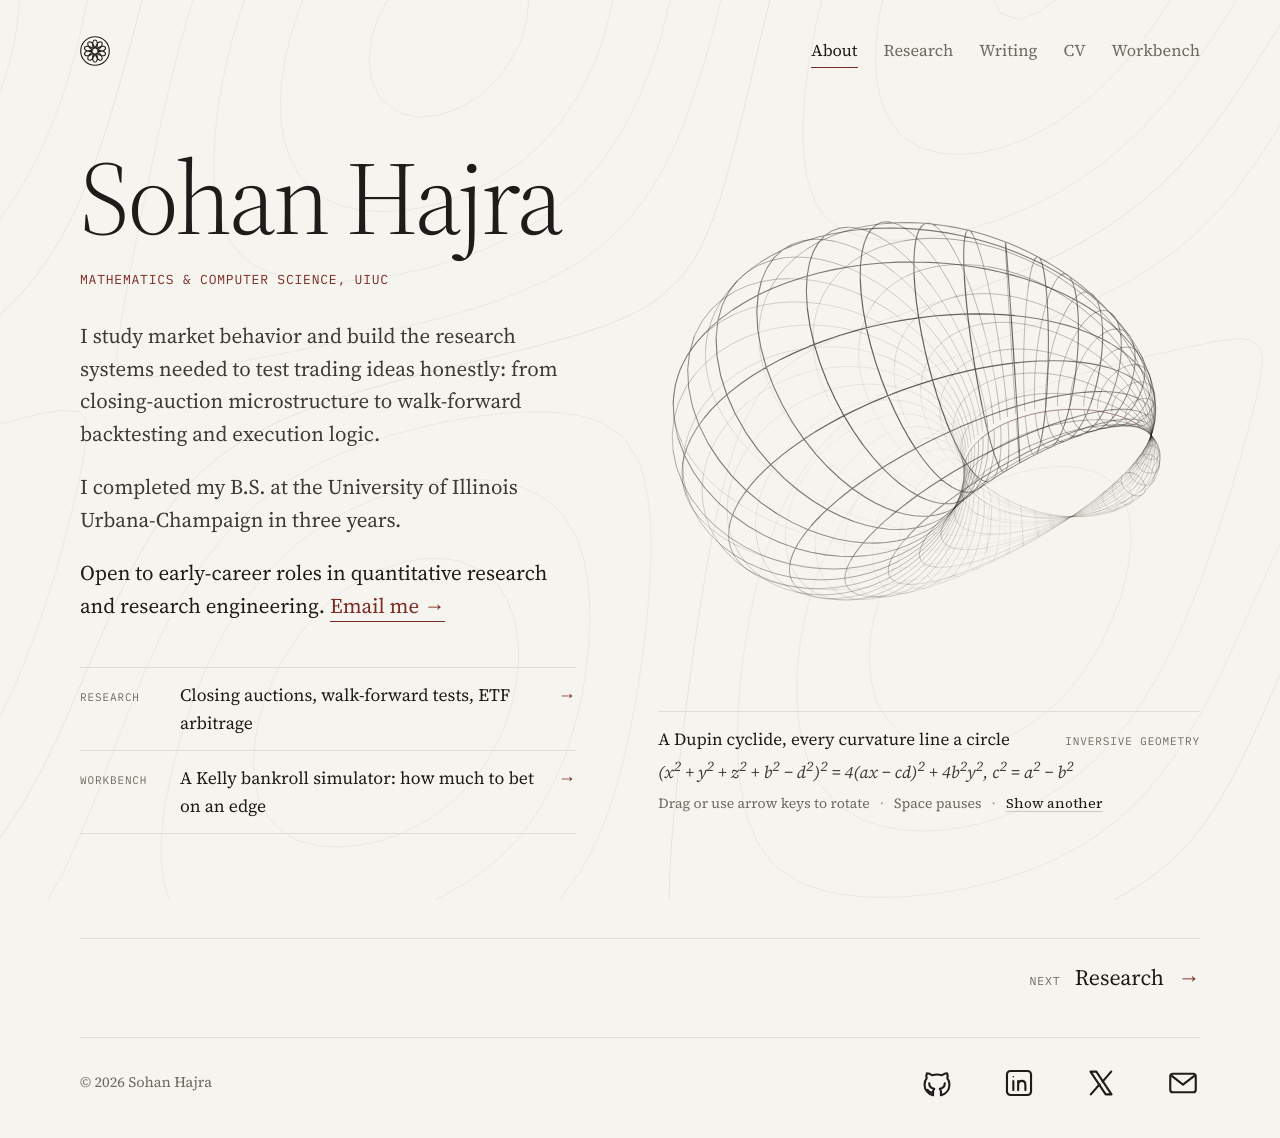
<file: index.html>
<!doctype html>
<html lang="en">
<head>
  <meta charset="utf-8">
  <meta name="viewport" content="width=device-width, initial-scale=1">
  <title>Sohan Hajra</title>
  <meta name="description" content="Sohan Hajra: Mathematics & Computer Science, UIUC. Market-microstructure research, systematic trading research infrastructure, and trading-system engineering.">
  <meta name="theme-color" content="#f6f4ee">
  <meta name="author" content="Sohan Hajra">
  <meta name="google-site-verification" content="8aD7gAHXDv9y2657Mh219rPfDeajyxprvlfgcA6s7C0" />
  <script type="application/ld+json">
  {
    "@context": "https://schema.org",
    "@graph": [
      {
        "@type": "Person",
        "@id": "https://sohanhajra.github.io/#person",
        "name": "Sohan Hajra",
        "url": "https://sohanhajra.github.io/",
        "description": "Mathematics & Computer Science, UIUC. Market-microstructure research, systematic trading research infrastructure, and trading-system engineering.",
        "alumniOf": {
          "@type": "CollegeOrUniversity",
          "name": "University of Illinois Urbana-Champaign"
        },
        "knowsAbout": [
          "Quantitative research",
          "Market microstructure",
          "Systematic trading",
          "Trading systems"
        ],
        "sameAs": [
          "https://www.linkedin.com/in/sohan-hajra/",
          "https://github.com/sohanHajra",
          "https://x.com/sohan_hajra",
          "https://orcid.org/0009-0007-8593-5073"
        ]
      },
      {
        "@type": "WebSite",
        "@id": "https://sohanhajra.github.io/#website",
        "url": "https://sohanhajra.github.io/",
        "name": "Sohan Hajra",
        "publisher": {
          "@id": "https://sohanhajra.github.io/#person"
        }
      }
    ]
  }
  </script>
  <link rel="canonical" href="https://sohanhajra.github.io/">
  <meta property="og:title" content="Sohan Hajra · Quantitative research & trading systems">
  <meta property="og:description" content="Market-microstructure research, systematic trading research infrastructure, and trading-system engineering.">
  <meta property="og:type" content="website">
  <meta property="og:url" content="https://sohanhajra.github.io/">
  <meta property="og:image" content="https://sohanhajra.github.io/assets/og.jpg">
  <meta name="twitter:card" content="summary_large_image">
  <meta name="twitter:image" content="https://sohanhajra.github.io/assets/og.jpg">
  <link rel="alternate" type="application/rss+xml" title="Sohan Hajra · Writing" href="writing/feed.xml">
<link rel="icon" href="favicon.svg" type="image/svg+xml">
  <link rel="manifest" href="site.webmanifest">
  <link rel="preload" href="assets/fonts/sourceserif4-normal-300-600-latin.woff2" as="font" type="font/woff2" crossorigin>
  <link rel="stylesheet" href="assets/fonts.css">
  <link rel="stylesheet" href="assets/styles.css">
  <script src="assets/nav.js" defer></script>
  <script src="assets/ambient.js" defer></script>
  <script src="assets/hero.js" defer></script>
  <script src="assets/kelly.js" defer></script>
</head>
<body>
<script>(function(){var h=location.hash.slice(1),o={research:1,writing:1,cv:1,workbench:1,play:1,kelly:1,work:1,approach:1,publication:1,experience:1,"additional-work":1};document.body.setAttribute("data-page",o[h]?"other":"about")})()</script>
<div class="ambient" aria-hidden="true"><canvas id="ambient"></canvas></div>
<a class="skip-link" href="#main">Skip to content</a>
<div class="site">
  <header class="site-header"><a class="brand" href="#about" aria-label="Sohan Hajra, home"><svg class="sigil" viewBox="0 0 64 64" aria-hidden="true" focusable="false"><circle class="sigil-ring" cx="32" cy="32" r="30.5"/><path class="sigil-rose" pathLength="10" d="M35 26.8C35.8 25 36.4 23.1 36.8 21.3C37.1 19.5 37.2 17.8 37.1 16.2C37 14.7 36.7 13.3 36.2 12.1C35.8 11 35.1 10 34.4 9.4C33.6 8.8 32.8 8.5 32 8.5C31.2 8.5 30.4 8.8 29.6 9.4C28.9 10 28.2 11 27.8 12.1C27.3 13.3 27 14.7 26.9 16.2C26.8 17.8 26.9 19.5 27.2 21.3C27.6 23.1 28.2 25 29 26.8M36 36.5C37.5 37.8 39.1 38.9 40.7 39.8C42.3 40.7 43.9 41.4 45.4 41.8C46.9 42.1 48.4 42.3 49.6 42.2C50.9 42.1 51.9 41.7 52.7 41.2C53.5 40.7 54.1 40 54.3 39.3C54.6 38.5 54.6 37.6 54.2 36.7C53.8 35.8 53.2 34.9 52.2 34.1C51.3 33.3 50 32.6 48.6 32C47.1 31.4 45.4 31 43.6 30.8C41.8 30.5 39.9 30.5 37.9 30.7M26.5 34.4C24.8 35.4 23.2 36.6 21.9 37.8C20.5 39.1 19.4 40.4 18.6 41.7C17.7 43.1 17.2 44.4 16.9 45.6C16.6 46.8 16.6 47.9 16.8 48.9C17 49.8 17.5 50.5 18.2 51C18.9 51.5 19.7 51.7 20.7 51.7C21.6 51.6 22.7 51.2 23.7 50.6C24.8 49.9 25.9 49 26.9 47.8C27.9 46.6 28.8 45.1 29.6 43.4C30.4 41.8 31 39.9 31.4 38M31.4 26C31 24.1 30.4 22.2 29.6 20.6C28.8 18.9 27.9 17.4 26.9 16.2C25.9 15 24.8 14.1 23.7 13.4C22.7 12.8 21.6 12.4 20.7 12.3C19.7 12.3 18.9 12.5 18.2 13C17.5 13.5 17 14.2 16.8 15.1C16.6 16.1 16.6 17.2 16.9 18.4C17.2 19.6 17.7 20.9 18.6 22.3C19.4 23.6 20.5 24.9 21.9 26.2C23.2 27.4 24.8 28.6 26.5 29.6M37.9 33.3C39.9 33.5 41.8 33.5 43.6 33.2C45.4 33 47.1 32.6 48.6 32C50 31.4 51.3 30.7 52.2 29.9C53.2 29.1 53.8 28.2 54.2 27.3C54.6 26.4 54.6 25.5 54.3 24.7C54.1 24 53.5 23.3 52.7 22.8C51.9 22.3 50.9 21.9 49.6 21.8C48.4 21.7 46.9 21.9 45.4 22.2C43.9 22.6 42.3 23.3 40.7 24.2C39.1 25.1 37.5 26.2 36 27.5M29 37.2C28.2 39 27.6 40.9 27.2 42.7C26.9 44.5 26.8 46.2 26.9 47.8C27 49.3 27.3 50.7 27.8 51.9C28.2 53 28.9 54 29.6 54.6C30.4 55.2 31.2 55.5 32 55.5C32.8 55.5 33.6 55.2 34.4 54.6C35.1 54 35.8 53 36.2 51.9C36.7 50.7 37 49.3 37.1 47.8C37.2 46.2 37.1 44.5 36.8 42.7C36.4 40.9 35.8 39 35 37.2M28 27.5C26.5 26.2 24.9 25.1 23.3 24.2C21.7 23.3 20.1 22.6 18.6 22.2C17.1 21.9 15.6 21.7 14.4 21.8C13.1 21.9 12.1 22.3 11.3 22.8C10.5 23.3 9.9 24 9.7 24.7C9.4 25.5 9.4 26.4 9.8 27.3C10.2 28.2 10.8 29.1 11.8 29.9C12.7 30.7 14 31.4 15.4 32C16.9 32.6 18.6 33 20.4 33.2C22.2 33.5 24.1 33.5 26.1 33.3M37.5 29.6C39.2 28.6 40.8 27.4 42.1 26.2C43.5 24.9 44.6 23.6 45.4 22.3C46.3 20.9 46.8 19.6 47.1 18.4C47.4 17.2 47.4 16.1 47.2 15.1C47 14.2 46.5 13.5 45.8 13C45.1 12.5 44.3 12.3 43.3 12.3C42.4 12.4 41.3 12.8 40.3 13.4C39.2 14.1 38.1 15 37.1 16.2C36.1 17.4 35.2 18.9 34.4 20.6C33.6 22.2 33 24.1 32.6 26M32.6 38C33 39.9 33.6 41.8 34.4 43.4C35.2 45.1 36.1 46.6 37.1 47.8C38.1 49 39.2 49.9 40.3 50.6C41.3 51.2 42.4 51.6 43.3 51.7C44.3 51.7 45.1 51.5 45.8 51C46.5 50.5 47 49.8 47.2 48.9C47.4 47.9 47.4 46.8 47.1 45.6C46.8 44.4 46.3 43.1 45.4 41.7C44.6 40.4 43.5 39.1 42.1 37.8C40.8 36.6 39.2 35.4 37.5 34.4M26.1 30.7C24.1 30.5 22.2 30.5 20.4 30.8C18.6 31 16.9 31.4 15.4 32C14 32.6 12.7 33.3 11.8 34.1C10.8 34.9 10.2 35.8 9.8 36.7C9.4 37.6 9.4 38.5 9.7 39.3C9.9 40 10.5 40.7 11.3 41.2C12.1 41.7 13.1 42.1 14.4 42.2C15.6 42.3 17.1 42.1 18.6 41.8C20.1 41.4 21.7 40.7 23.3 39.8C24.9 38.9 26.5 37.8 28 36.5"/></svg><span class="wordmark">Sohan Hajra</span></a><nav class="primary-nav" aria-label="Primary"><a href="#about">About</a><a href="#research">Research</a><a href="#writing">Writing</a><a href="#cv">CV</a><a href="#workbench">Workbench</a></nav></header>

  <main id="main" tabindex="-1">

    <!-- ABOUT -->
    <section id="about" class="page-section" aria-labelledby="about-title">
      <div class="about-grid">
        <div class="about-intro">
          <h1 id="about-title" class="about-name">Sohan Hajra</h1>
          <p class="about-id">Mathematics &amp; Computer Science, UIUC</p>
        </div>
        <div class="about-more">
          <div class="about-bio">
            <p>I study market behavior and build the research systems needed to test trading ideas honestly: from closing-auction microstructure to walk-forward backtesting and execution logic.</p>
            <p>I completed my B.S. at the University of Illinois Urbana-Champaign in three years.</p>
            <p class="open-to">Open to early-career roles in quantitative research and research engineering. <a href="mailto:sohancollege27@gmail.com">Email me&nbsp;→</a></p>
          </div>
          <ul class="teasers" aria-label="Elsewhere on this site">
            <li><a href="#research"><span class="t-k">Research</span><span class="t-v">Closing auctions, walk-forward tests, ETF arbitrage</span><span class="arrow" aria-hidden="true">→</span></a></li>
            <li><a href="#workbench"><span class="t-k">Workbench</span><span class="t-v">A Kelly bankroll simulator: how much to bet on an edge</span><span class="arrow" aria-hidden="true">→</span></a></li>
          </ul>
        </div>

        <figure class="hero" aria-labelledby="hero-name">
          <div class="hero-stage" id="hero-stage">
            <canvas id="hero-canvas" tabindex="0" role="img" aria-label="An interactive mathematical object. Drag or use the arrow keys to rotate; press Space to pause."></canvas>
          </div>
          <figcaption>
            <div class="hero-title"><span id="hero-name">&nbsp;</span><span class="tag" id="hero-tag"></span></div>
            <div class="hero-eq" id="hero-eq" aria-live="polite"></div>
            <div class="hero-hint"><span id="hero-hint-text">Drag or use arrow keys to rotate</span><span class="dot kb-only" aria-hidden="true">·</span><span class="kb-only">Space pauses</span><span class="dot" aria-hidden="true">·</span><button class="text-button" type="button" id="hero-next">Show another</button></div>
            <noscript><p>Enable JavaScript to explore the mathematics.</p></noscript>
          </figcaption>
        </figure>
      </div>
      <div class="next"><a href="#research"><span class="label">Next</span>Research <span class="arrow" aria-hidden="true">→</span></a></div>
    </section>

    <!-- RESEARCH -->
    <section id="research" class="page-section" hidden aria-labelledby="research-title">
      <p class="kicker">Research</p>
      <h1 id="research-title" class="section-title">Making the path from idea to evidence harder to fool.</h1>
      <p class="section-lede">The recurring theme is not a specific model. It is a way of working.</p>
      <ol class="principles">
        <li><strong><span class="n">01</span>Separate selection from evaluation</strong><span>Training and validation data make the choices. The final test set stays out of the decision loop.</span></li>
        <li><strong><span class="n">02</span>Benchmark before celebrating</strong><span>A result matters only against a credible baseline, realistic costs, and the risk it takes.</span></li>
        <li><strong><span class="n">03</span>Explain the miss</strong><span>When a result disappoints, attribution and failure analysis teach more than another parameter sweep.</span></li>
      </ol>

      <div class="group">
        <div class="group-head"><h2>Selected work</h2><span class="aside">The site is the map; GitHub is the evidence.</span></div>
        <ol class="entries">
          <li class="entry">
            <div class="entry-index">01</div>
            <div>
              <h3>Nasdaq Closing Auction Forecasting</h3>
              <p class="field">Market microstructure <span class="note-tag">Public code · private data</span></p>
              <p class="q">Can information available before the close improve forecasts of the final closing-cross price, without leaking future auction information?</p>
              <div class="body"><p>A leakage-safe, fixed-horizon pipeline around indicative prices, signed imbalance, paired volume, and liquidity, comparing market-price baselines with OLS, Ridge, and XGBoost under chronological validation.</p></div>
              <div class="entry-links"><a href="research/nasdaq.html">Research overview →</a><a href="https://github.com/sohanHajra/nasdaq-closing-auction-research" target="_blank" rel="noopener">GitHub<span class="ext" aria-hidden="true">↗</span><span class="visually-hidden"> (opens in a new tab)</span></a></div>
            </div>
            <ul class="stats" aria-label="Key figures">
              <li><span class="v">6</span><span class="k">fixed horizons</span></li>
              <li><span class="v">3</span><span class="k">model families</span></li>
              <li><span class="v">Frozen</span><span class="k">final test set</span></li>
            </ul>
          </li>
          <li class="entry">
            <div class="entry-index">02</div>
            <div>
              <h3>Systematic Trading Research Platform</h3>
              <p class="field">Systematic research</p>
              <p class="q">What survives when parameter choice, costs, warm-up history, and out-of-sample accounting are kept separate?</p>
              <div class="body"><p>Python and DuckDB, parameter sweeps, and 12-month training / 3-month out-of-sample walk-forward evaluation across 15 folds, with 5 bps turnover costs, benchmark comparison, and trade and regime attribution.</p>
              <p class="result">The baseline reduced drawdown but did not beat SPY on return or Sharpe. The failure analysis is part of the project.</p></div>
              <div class="entry-links"><a href="research/systematic-trading.html">Research overview →</a><a href="https://github.com/sohanHajra/quant_trading_system" target="_blank" rel="noopener">GitHub<span class="ext" aria-hidden="true">↗</span><span class="visually-hidden"> (opens in a new tab)</span></a></div>
            </div>
            <ul class="stats" aria-label="Out-of-sample results against SPY buy and hold">
              <li><span class="v">9.2%</span><span class="k">CAGR</span><span class="k bench">SPY 17.1%</span></li>
              <li><span class="v">0.82</span><span class="k">Sharpe</span><span class="k bench">SPY 1.07</span></li>
              <li><span class="v">&minus;11.8%</span><span class="k">max drawdown</span><span class="k bench">SPY &minus;19.0%</span></li>
            </ul>
          </li>
          <li class="entry">
            <div class="entry-index">03</div>
            <div>
              <h3>USO–WTI ETF/Futures Arbitrage</h3>
              <p class="field">Execution &amp; trading systems · UIUC team project</p>
              <p class="q">How does a simple fair-value dislocation idea change once venue selection, inventory, order sizing, and working-order safety become real constraints?</p>
              <div class="body"><p>My focus was the ETF-arbitrage strategy: refining C++ execution logic around a crude-futures fair-value proxy, with inventory-aware skew, position-sensitive sizing, configurable aggressiveness, and working-order guards.</p></div>
              <div class="entry-links"><a href="research/uso-wti.html">Project overview →</a><a href="https://github.com/sohanHajra/USO-WTI_ETF-Futures_Arbitrage-FIN_556" target="_blank" rel="noopener">GitHub<span class="ext" aria-hidden="true">↗</span><span class="visually-hidden"> (opens in a new tab)</span></a></div>
            </div>
            <ol class="flow" aria-label="Execution decision path">
              <li>CME fair-value proxy</li>
              <li>inventory skew</li>
              <li>best USO venue</li>
              <li>threshold + sizing</li>
              <li>limit order</li>
            </ol>
          </li>
        </ol>
      </div>

      <div class="group">
        <div class="group-head"><h2>Proposals Lab</h2><span class="status live">02 in progress</span></div>
        <div class="entry">
          <div class="entry-index">∞</div>
          <div>
            <h3 class="h-gap">A weekly research-proposal series</h3>
            <div class="body"><p>Each question goes from a one-page proposal to running code. Hypotheses are written down before results, dead ends stay in the log, and null results get published. The first, <a href="#writing">01 · From Signal to Fill</a>, came out on November 22, 2026 with an inconclusive verdict, reported as is. Its first sequel, <a href="writing/01-signal-to-fill.html#s01b">01.b · Signal Cost Confirm</a>, came out on November 25, 2026 and is supported: the cost to a taker acting on a signal showed up on all twelve unseen test days. The second, <a href="#writing">02 &middot; Cost of Latency Curve</a>, started on November 28, 2026 and is in progress.</p><p>Every release goes through claimcheck, the lab&rsquo;s own checker. Each number in the public notes is traced to the results file it came from, and the check fails if any sentence disagrees with the data. It also confirms that every cited source says how deeply it was read and that the preregistration was committed before any test data was touched.</p></div>
            <div class="entry-links"><a href="https://github.com/sohanHajra/Proposals" target="_blank" rel="noopener">Proposals on GitHub<span class="ext" aria-hidden="true">↗</span><span class="visually-hidden"> (opens in a new tab)</span></a><a href="https://github.com/sohanHajra/Proposals/tree/main/claimcheck" target="_blank" rel="noopener">claimcheck<span class="ext" aria-hidden="true">↗</span><span class="visually-hidden"> (opens in a new tab)</span></a></div>
          </div>
          <ul class="stats" aria-label="Series rules">
            <li><span class="v">Pre-reg</span><span class="k">before test data</span></li>
            <li><span class="v">Null</span><span class="k">results published</span></li>
            <li><span class="v">Traced</span><span class="k">every number</span></li>
          </ul>
        </div>
      </div>

      <div class="group">
        <div class="group-head"><h2>Publication</h2><span class="aside">Research beyond markets</span></div>
        <div class="pub">
          <div class="entry-index">ACM</div>
          <div>
            <h3>An N-Gram Framework for Sentiment and Emotion-Aware Word Association Games</h3>
            <p class="field">ACM SIGAI · AI Matters 11(1) · 2025</p>
            <div class="body"><p>Undergraduate research with a multidisciplinary Penn State team, combining n-gram co-occurrence and GloVe embeddings with VADER sentiment and SenticNet emotion labels. I contributed model development, RMSE-based evaluation, analysis, and technical writing.</p></div>
            <div class="entry-links"><a href="https://doi.org/10.1145/3774399.3774407" target="_blank" rel="noopener">DOI 10.1145/3774399.3774407<span class="ext" aria-hidden="true">↗</span><span class="visually-hidden"> (opens in a new tab)</span></a></div>
          </div>
        </div>
      </div>
      <div class="next"><a href="#writing"><span class="label">Next</span>Writing <span class="arrow" aria-hidden="true">→</span></a></div>
    </section>

    <!-- WRITING -->
    <section id="writing" class="page-section" hidden aria-labelledby="writing-title">
      <p class="kicker">Writing</p>
      <h1 id="writing-title" class="section-title">Proposals, one a week.</h1>
      <p class="section-lede">Each post is a research question taken from a one-page proposal to running code, with what I believed, what broke, and what I believe now.</p>
      <div class="group">
        <div class="group-head"><h2>Posts</h2><span class="aside">A new proposal each week<a class="rss" href="writing/feed.html"><svg viewBox="0 0 16 16" aria-hidden="true"><circle cx="3" cy="13" r="1.6" fill="currentColor"/><path d="M2 7.5a6.5 6.5 0 0 1 6.5 6.5M2 2.5A11.5 11.5 0 0 1 13.5 14" fill="none" stroke="currentColor" stroke-width="1.6"/></svg>RSS</a></span></div>
        <ol class="posts">
          <li class="post">
            <div class="entry-index">02</div>
            <div>
              <h3><a href="https://github.com/sohanHajra/Proposals/tree/main/02-cost-of-latency-curve" target="_blank" rel="noopener">Cost of Latency Curve<span class="visually-hidden"> (opens in a new tab)</span></a></h3>
              <p class="desc">Does the cost of latency on real order books fall on one curve against the price move over the delay divided by the spread, as Moallemi and Sa&#287;lam (2013) predict? I am currently reviewing the literature and pricing equity data before writing the preregistration.</p>
              <div class="entry-links"><a href="https://github.com/sohanHajra/Proposals/tree/main/02-cost-of-latency-curve" target="_blank" rel="noopener">Project folder<span class="ext" aria-hidden="true">↗</span><span class="visually-hidden"> (opens in a new tab)</span></a><a href="https://github.com/sohanHajra/Proposals/blob/main/02-cost-of-latency-curve/LAB_NOTEBOOK.md" target="_blank" rel="noopener">Lab notebook<span class="ext" aria-hidden="true">↗</span><span class="visually-hidden"> (opens in a new tab)</span></a></div>
            </div>
            <div class="meta"><span class="status live">In progress</span><span>Started Nov 28, 2026</span></div>
          </li>
          <li class="post card2">
            <div class="entry-index">01</div>
            <div>
              <h3><a class="stretch" href="writing/01-signal-to-fill.html">From Signal to Fill</a></h3>
              <p class="q">When market conditions are matched, does extra delay between a trading decision and its order&rsquo;s outcome cost price or fills?</p>
              <dl class="htv">
                <dt>Hypothesis</dt><dd>Extra delay from 1 ms to 500 ms raises a taker&rsquo;s execution shortfall and lowers a passive order&rsquo;s chance of filling.</dd>
                <dt>Test setup</dt><dd>The same decision replayed at nine delays on Binance BTCUSDT perpetual data, preregistered, two locked test days run once plus six days for breadth.</dd>
                <dt>Verdict</dt><dd><span class="chip v-inc">Inconclusive</span> Both primary tests are null, largely by design. A taker acting on book imbalance paid 0.52 to 0.66 bps by 500 ms, an upper end.</dd>
              </dl>
              <div class="seq"><ol><li><span class="n">01.b</span><span class="t"><a href="writing/01-signal-to-fill.html#s01b">Sequel · Signal Cost Confirm</a></span><span class="v"><span class="chip v-sup">Supported</span></span><span class="when">Nov 25, 2026 · revisited Nov 26</span></li></ol></div>
              <div class="row"><span class="cta">Read the full story <span aria-hidden="true">→</span></span>
                <span class="sec"><a href="https://github.com/sohanHajra/Proposals/blob/main/01-signal-to-fill/PROPOSAL.md" target="_blank" rel="noopener">Proposal<span class="ext" aria-hidden="true">↗</span><span class="visually-hidden"> (opens in a new tab)</span></a><a href="https://github.com/sohanHajra/Proposals/blob/main/01-signal-to-fill/LAB_NOTEBOOK.md" target="_blank" rel="noopener">Lab notebook<span class="ext" aria-hidden="true">↗</span><span class="visually-hidden"> (opens in a new tab)</span></a><a href="https://www.linkedin.com/feed/update/urn:li:activity:7530341721210077185/" target="_blank" rel="noopener">LinkedIn post<span class="ext" aria-hidden="true">↗</span><span class="visually-hidden"> (opens in a new tab)</span></a><a href="https://x.com/sohan_hajra/status/2124580066168295902" target="_blank" rel="noopener">X thread<span class="ext" aria-hidden="true">↗</span><span class="visually-hidden"> (opens in a new tab)</span></a></span></div>
            </div>
            <div class="meta"><span class="status done">Released</span><span>Nov 22, 2026</span><span>9 min read</span><span class="upd">Updated Nov 26</span></div>
          </li>
        </ol>
      </div>
      <div class="next"><a href="#cv"><span class="label">Next</span>CV <span class="arrow" aria-hidden="true">→</span></a></div>
    </section>

    <!-- CV -->
    <section id="cv" class="page-section" hidden aria-labelledby="cv-title">
      <p class="kicker">CV</p>
      <h1 id="cv-title" class="section-title">Education &amp; experience.</h1>
      <p class="section-lede">Math and CS at Illinois, finished in three years. I write the hypothesis down before I touch the data, and I publish what comes back, nulls included.</p>
      <p class="cv-stack"><span>Python</span> · <span>C++</span> · <span>SQL / DuckDB</span> · <span>PostgreSQL</span> · <span>XGBoost</span> · <span>Docker</span> · <span>AWS SageMaker</span> · <span>Linux</span></p>
      <p class="cv-pdf"><a href="assets/Sohan_Hajra_Resume.pdf" download>Résumé (PDF)</a></p>

      <div class="group">
        <div class="group-head"><h2>Education</h2></div>
        <ol class="timeline">
          <li class="tl">
            <p class="when"><time datetime="2025-01">Jan 2025</time> – <time datetime="2026-08">Aug 2026</time></p>
            <div><h3>University of Illinois Urbana-Champaign</h3><p class="role">B.S. Mathematics &amp; Computer Science</p><p class="d">Elected University Senator; Trading Division, Quant @ Illinois; Software Team, AIM Partners.</p></div>
          </li>
          <li class="tl">
            <p class="when"><time datetime="2023-08">Aug 2023</time> – <time datetime="2024-12">Dec 2024</time></p>
            <div><h3>The Pennsylvania State University</h3><p class="role">Computational Data Science</p><p class="d">Transferred to the University of Illinois Urbana-Champaign. Dean’s List Fall 2023, Spring 2024 and Fall 2024; President Walker Award (4.0 GPA, first semester).</p></div>
          </li>
        </ol>
      </div>

      <div class="group">
        <div class="group-head"><h2>Experience</h2><span class="aside">Most recent first</span></div>
        <ol class="timeline">
          <li class="tl">
            <p class="when">May – Aug 2025</p>
            <div><h3>Mercor</h3><p class="role">AI Evaluator · contract</p><p class="d">Rated large-language-model outputs for AI training projects, including voice tasks, and wrote the rubrics used to score them.</p></div>
          </li>
          <li class="tl">
            <p class="when">May – Dec 2024</p>
            <div><h3>The Pennsylvania State University</h3><p class="role">Undergraduate Student Researcher</p><p class="d">Built and evaluated sentiment- and emotion-aware word-association models in Dr. Jeremy Blum’s group, scored them by RMSE, and co-wrote the paper published in ACM SIGAI AI Matters.</p></div>
          </li>
          <li class="tl">
            <p class="when">Jun – Sep 2024</p>
            <div><h3>Spade Labs</h3><p class="role">Data Engineering Intern · Folio Venture Fellowship</p><p class="d">Built a Dockerized market-research pipeline on AWS SageMaker with Llama 2 (13B) and TweetNLP RoBERTa, loading 768-dimensional embeddings for 1M+ records into PostgreSQL/pgvector.</p></div>
          </li>
          <li class="tl">
            <p class="when">Jun – Jul 2024</p>
            <div><h3>Folio</h3><p class="role">Data Analyst Intern · Venture Fellowship, part-time</p><p class="d">Wrote ETL jobs in Pandas, Airflow and SQLAlchemy, with schema checks, DAG tests and retries so failures showed up early.</p></div>
          </li>
          <li class="tl">
            <p class="when">May – Aug 2024</p>
            <div><h3>RadicalX</h3><p class="role">AI Engineering Intern · part-time, remote</p><p class="d">Prototyped containerized AI services and prompt-evaluation workflows in Python on the OpenAI and Gemini APIs, tracked in MLflow and monitored with Prometheus.</p></div>
          </li>
        </ol>
        <p class="cv-also">Interests: poker, chess, and soccer.</p>
        <p class="cv-request"><a href="assets/Sohan_Hajra_Resume.pdf" download>Download the full résumé (PDF)</a></p>
      </div>
      <div class="next"><a href="#workbench"><span class="label">Next</span>Workbench <span class="arrow" aria-hidden="true">→</span></a></div>
    </section>

    <!-- WORKBENCH -->
    <section id="workbench" class="page-section" hidden aria-labelledby="workbench-title">
      <p class="kicker">Workbench</p>
      <h1 id="workbench-title" class="section-title">Things to touch.</h1>
      <p class="section-lede">A small simulator about sizing a bet, an agent eval, and two earlier builds, revisited.</p>

      <section class="lab" id="kelly" aria-labelledby="kelly-title">
        <div class="lab-head">
          <div>
            <h2 id="kelly-title">How much should you bet on an edge?</h2>
            <p>Each line is one bankroll making the same repeated bet, staking a fixed fraction each time. Bet the Kelly fraction and growth is fastest; bet more and the paths get wilder, until around twice Kelly the typical bankroll stops growing at all.</p>
          </div>
          <div class="buttons"><button class="btn" type="button" id="kelly-pause" aria-pressed="false">Pause</button><button class="btn" type="button" id="kelly-reset">Reset</button></div>
        </div>
        <div class="lab-grid">
          <div>
            <div class="plot plot-main"><canvas id="kelly-paths" role="img" aria-label="Simulated bankroll paths on a logarithmic scale"></canvas></div>
            <p class="plot-label"><span>Bankroll, log scale · <span class="num" id="kelly-n">0</span> bets</span><span><span class="legend-line" aria-hidden="true"></span>e<sup>n·g(f)</sup><span class="legend-dash" aria-hidden="true"></span>at Kelly, for comparison</span></p>
          </div>
          <div class="controls">
            <div class="control">
              <label for="k-p"><span>Win probability <i>p</i></span><output id="k-p-out" for="k-p">0.55</output></label>
              <input type="range" id="k-p" min="0.40" max="0.75" step="0.01" value="0.55">
            </div>
            <div class="control">
              <label for="k-b"><span>Payout <i>b</i> (net odds b:1)</span><output id="k-b-out" for="k-b">1.0</output></label>
              <input type="range" id="k-b" min="0.5" max="3" step="0.1" value="1">
            </div>
            <div class="control">
              <label for="k-m"><span>Bet size, multiple of Kelly</span><output id="k-m-out" for="k-m">1.00×</output></label>
              <input type="range" id="k-m" min="0" max="3" step="0.05" value="1">
            </div>
            <div>
              <div class="plot plot-g"><canvas id="kelly-g" role="img" aria-label="Expected log growth per bet as a function of bet fraction"></canvas></div>
              <p class="plot-label"><span>Growth g(f) against fraction f</span><span class="num" id="kelly-g-axis"></span></p>
            </div>
          </div>
          <ul class="readout lab-full" aria-live="polite">
            <li><span class="k">Kelly fraction f*</span><span class="v" id="r-fstar">–</span></li>
            <li><span class="k">Your fraction f</span><span class="v" id="r-f">–</span></li>
            <li><span class="k">Growth g(f) per bet</span><span class="v" id="r-g">–</span></li>
            <li><span class="k">Median bankroll</span><span class="v" id="r-med">–</span></li>
          </ul>
        </div>
        <div class="equations">
          <div><span class="eq">f* = p − q / b</span><span class="k">Kelly fraction, with q = 1 − p</span></div>
          <div><span class="eq">g(f) = p ln(1 + b f) + q ln(1 − f)</span><span class="k">expected log growth per bet</span></div>
          <div><span class="eq">W<sub>n</sub> ≈ W<sub>0</sub> e<sup>n g(f)</sup></span><span class="k">typical bankroll after n bets</span></div>
        </div>
        <p class="kelly-note">Simulated coin flips; the same random draws are reused as you move the sliders, so you see the effect of the fraction, not of new luck. Reset draws new ones.</p>
      </section>

      <div class="group">
        <div class="group-head"><h2>Agent evals</h2><span class="aside">Graders that check the work, not the report</span></div>
        <ol class="entries builds">
          <li class="entry">
            <div class="entry-index">E1</div>
            <div>
              <h3>Handoff Drift Eval</h3>
              <p class="field">Agent evaluation · 2026</p>
              <p class="q">Does a coding agent actually finish a multi-file change, or only say that it did?</p>
              <div class="body"><p>A small agent task with its grader. The agent migrates a fill-reconciliation pipeline from float dollars to integer cents across two files, then regenerates the books and a handoff manifest. The grader ignores the agent's report: it runs the agent's pipeline on a holdout batch in a separate process and checks the files left on disk.</p>
              <p class="result">A reference solution passes and eight deliberately broken variants fail. The README lists what the grader does not catch.</p></div>
              <div class="entry-links"><a href="https://github.com/sohanHajra/handoff-drift-eval" target="_blank" rel="noopener">Handoff Drift Eval on GitHub<span class="ext" aria-hidden="true">↗</span><span class="visually-hidden"> (opens in a new tab)</span></a></div>
            </div>
            <ul class="stats" aria-label="Grader">
              <li><span class="v">3</span><span class="k">checks on disk</span></li>
              <li><span class="v">8 / 8</span><span class="k">broken variants caught</span></li>
            </ul>
          </li>
        </ol>
      </div>

      <div class="group">
        <div class="group-head"><h2>Earlier builds, revisited</h2><span class="aside">Kept secondary to the research</span></div>
        <ol class="entries builds">
          <li class="entry">
            <div class="entry-index">A</div>
            <div>
              <h3>Quizzo</h3>
              <p class="field">AI / product engineering · 2024, revisited 2026</p>
              <div class="body"><p>A personal LLM quiz builder, prompted by generic questions not matching my own notes before exams. PDFs are chunked and embedded with Vertex AI, context is retrieved from Chroma, and Gemini writes structured multiple-choice questions through LangChain. The 2026 pass revisits validation, state, retries, configuration, and tests.</p>
              <p class="result">An early learning prototype, not a production service or a validated study-outcomes claim.</p></div>
              <div class="entry-links"><a href="https://github.com/sohanHajra/Quizzo" target="_blank" rel="noopener">Quizzo on GitHub<span class="ext" aria-hidden="true">↗</span><span class="visually-hidden"> (opens in a new tab)</span></a></div>
            </div>
            <ul class="stats" aria-label="Stack"><li><span class="v">RAG</span><span class="k">Vertex AI · Chroma · Gemini</span></li></ul>
          </li>
          <li class="entry">
            <div class="entry-index">B</div>
            <div>
              <h3>ChainDEX</h3>
              <p class="field">Crypto / DeFi systems · 2023, revisited 2026</p>
              <div class="body"><p>A historical educational DEX prototype exploring AMM liquidity pools and on-chain execution: a React interface around Uniswap V2-style router, factory, pair, and ERC-20 contracts, with swap quoting, approvals, minimum-output protection, and transaction-state handling.</p>
              <p class="result">An older learning system, not a production exchange or audited smart-contract product.</p></div>
              <div class="entry-links"><a href="https://github.com/sohanHajra/ChainDEX" target="_blank" rel="noopener">ChainDEX on GitHub<span class="ext" aria-hidden="true">↗</span><span class="visually-hidden"> (opens in a new tab)</span></a></div>
            </div>
            <ul class="stats" aria-label="Stack"><li><span class="v">AMM</span><span class="k">Uniswap V2-style · React</span></li></ul>
          </li>
        </ol>
      </div>
      <div class="next"><a href="#about"><span class="label">Back to the start</span>About <span class="arrow" aria-hidden="true">↺</span></a></div>
    </section>
  </main>

  <footer class="site-footer"><span>© <span data-year>2026</span> Sohan Hajra</span><ul class="social" aria-label="Elsewhere"><li><a href="https://github.com/sohanHajra" target="_blank" rel="noopener" title="GitHub"><svg class="icon" viewBox="0 0 24 24" aria-hidden="true" focusable="false"><path d="M9.2 20.6c-3.6-.9-6-3.9-6-7.6 0-1.6.5-3.1 1.5-4.3-.3-1.1-.3-2.4.2-3.6 1.3 0 2.6.6 3.6 1.4 1.1-.3 2.3-.5 3.5-.5s2.4.2 3.5.5c1-.8 2.3-1.4 3.6-1.4.5 1.2.5 2.5.2 3.6 1 1.2 1.5 2.7 1.5 4.3 0 3.7-2.4 6.7-6 7.6"/><path d="M14.8 20.6v-2.4c0-.9-.3-1.6-.9-2.1 2.1-.3 3.6-1.5 3.6-3.9"/><path d="M9.2 20.6v-2.4c0-.9.3-1.6.9-2.1-2.1-.3-3.6-1.5-3.6-3.9"/><path d="M9.2 18.7c-2.3.5-3.1-.7-3.9-1.9"/></svg><span class="visually-hidden">GitHub</span><span class="visually-hidden"> (opens in a new tab)</span></a></li><li><a href="https://www.linkedin.com/in/sohan-hajra/" target="_blank" rel="noopener" title="LinkedIn"><svg class="icon" viewBox="0 0 24 24" aria-hidden="true" focusable="false"><rect x="3.5" y="3.5" width="17" height="17" rx="2.5"/><path d="M8 10.6V17"/><circle cx="8" cy="7.6" r=".55" fill="currentColor"/><path d="M11.4 17v-6.4M11.4 13.4c0-1.7 1.1-2.9 2.6-2.9s2.5 1.1 2.5 2.9V17"/></svg><span class="visually-hidden">LinkedIn</span><span class="visually-hidden"> (opens in a new tab)</span></a></li><li><a href="https://x.com/sohan_hajra" target="_blank" rel="noopener" title="X"><svg class="icon" viewBox="0 0 24 24" aria-hidden="true" focusable="false"><path d="M4.6 4h4.1l10.7 16h-4.1z"/><path d="M19.2 4l-6.1 7M4.8 20l6.2-7.1"/></svg><span class="visually-hidden">X</span><span class="visually-hidden"> (opens in a new tab)</span></a></li><li><a href="mailto:sohancollege27@gmail.com" title="Email"><svg class="icon" viewBox="0 0 24 24" aria-hidden="true" focusable="false"><rect x="3" y="5.5" width="18" height="13" rx="1.8"/><path d="m3.6 6.6 8.4 6.6 8.4-6.6"/></svg><span class="visually-hidden">Email sohancollege27@gmail.com</span></a></li></ul></footer>
</div>
</body>
</html>
</file>
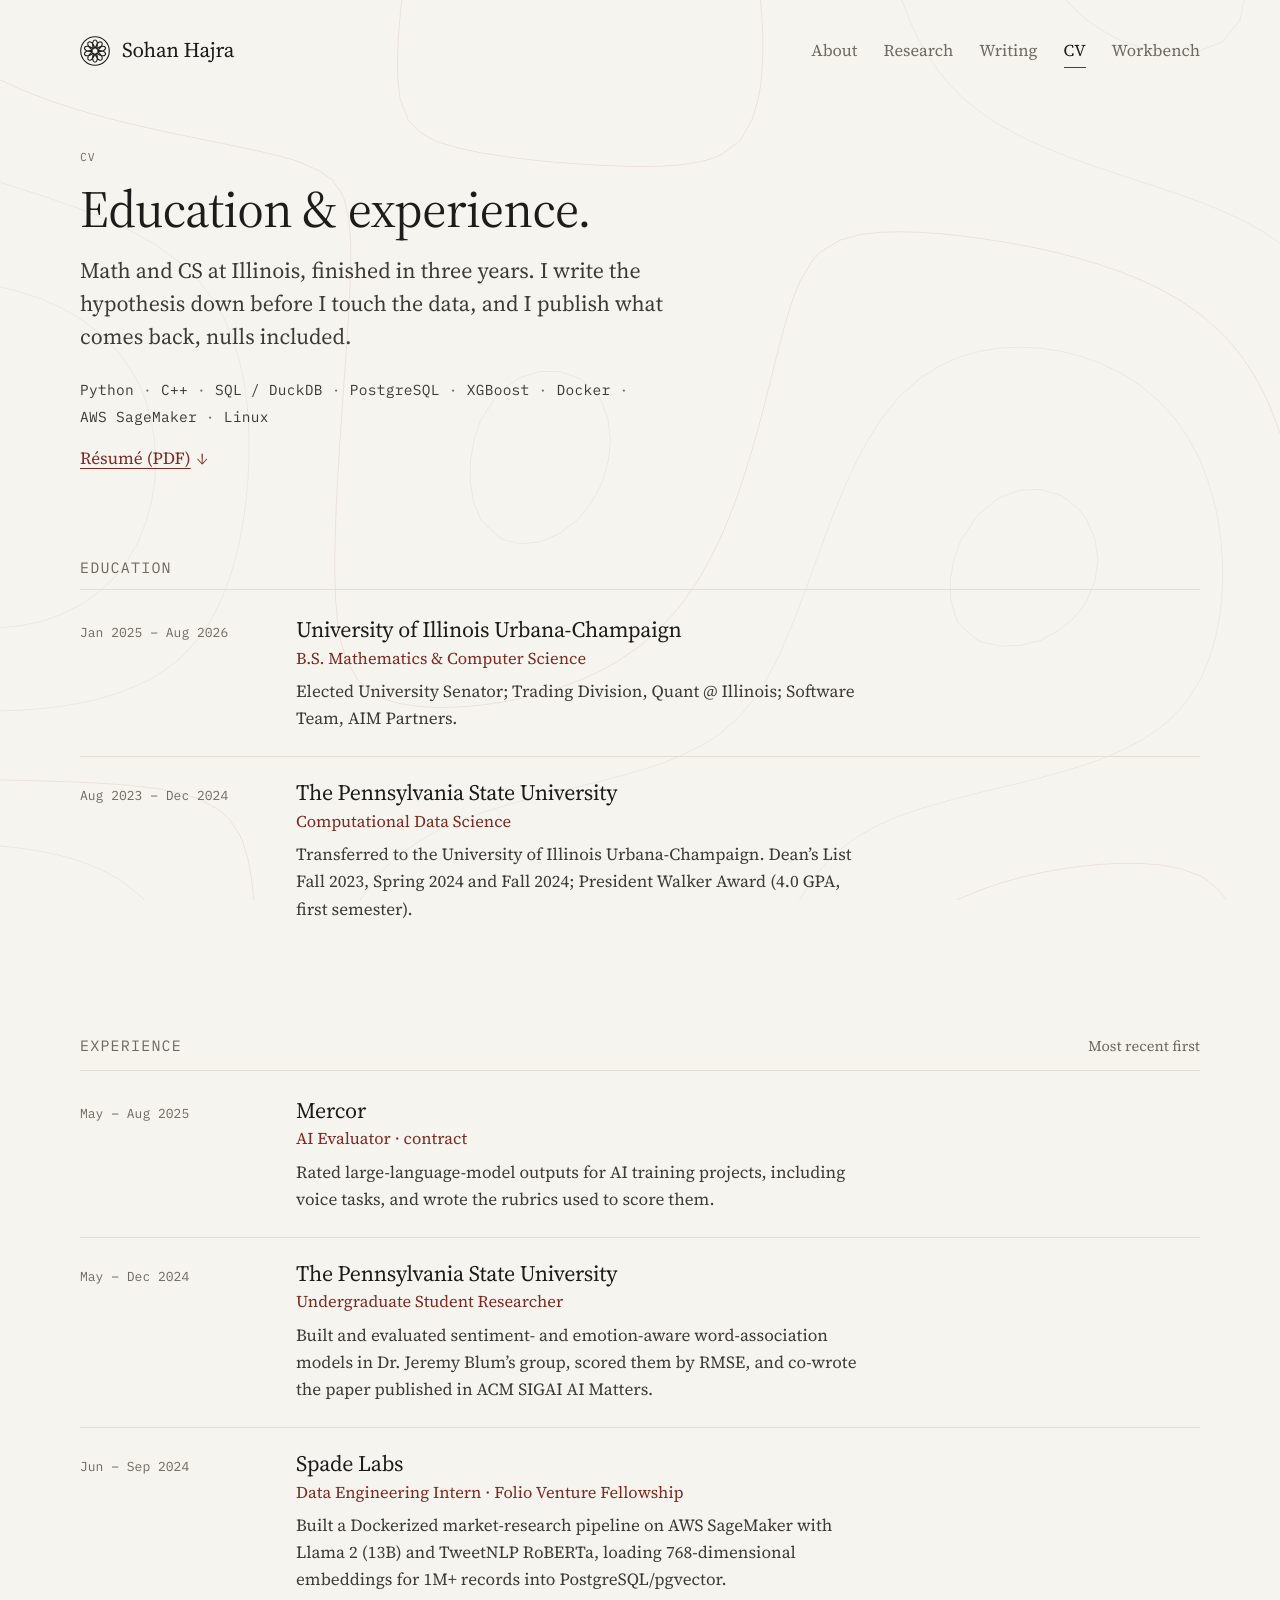
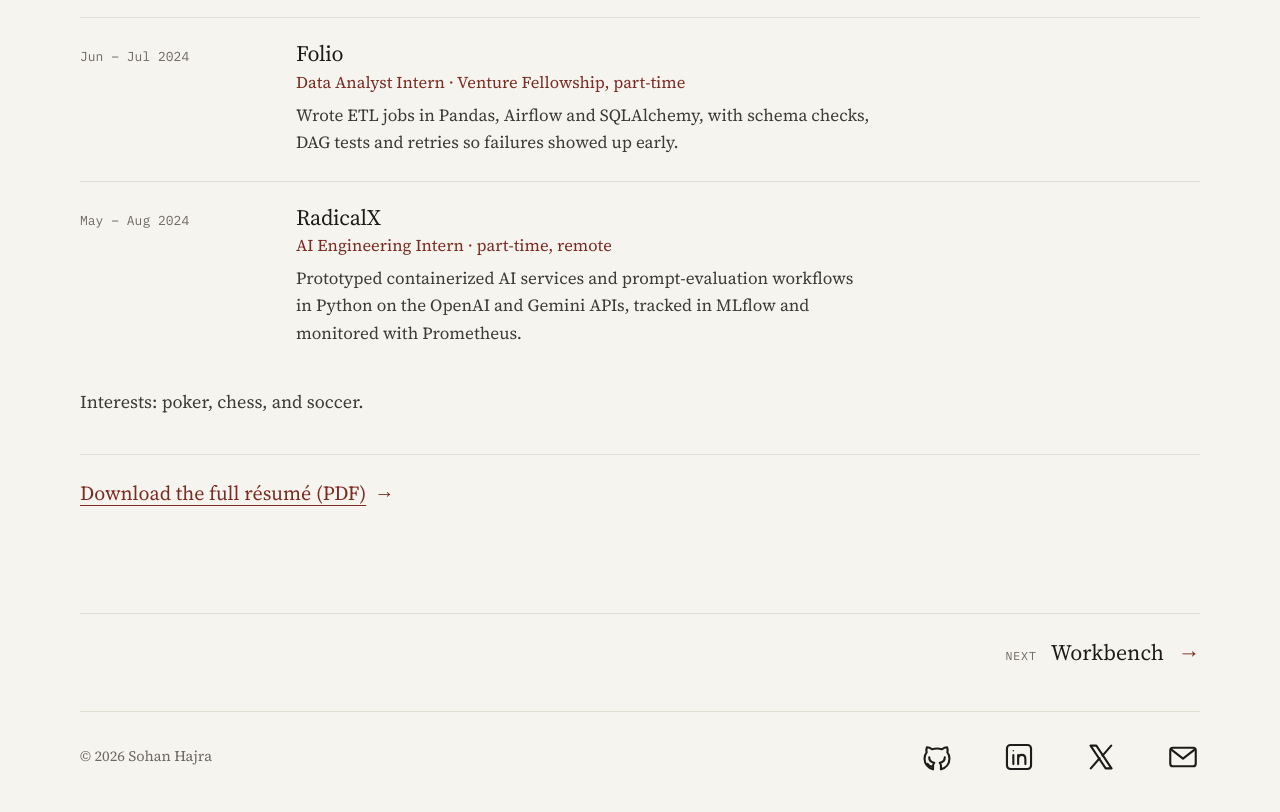
<file: resume.html>
<!doctype html><html lang="en"><head><meta charset="utf-8"><title>Sohan Hajra · CV</title><meta name="robots" content="noindex"><meta http-equiv="refresh" content="0; url=index.html#cv"><link rel="canonical" href="https://sohanhajra.github.io/#cv"><script>location.replace('index.html#cv')</script></head><body><p>This page has moved to the <a href="index.html#cv">CV</a>.</p></body></html>
</file>
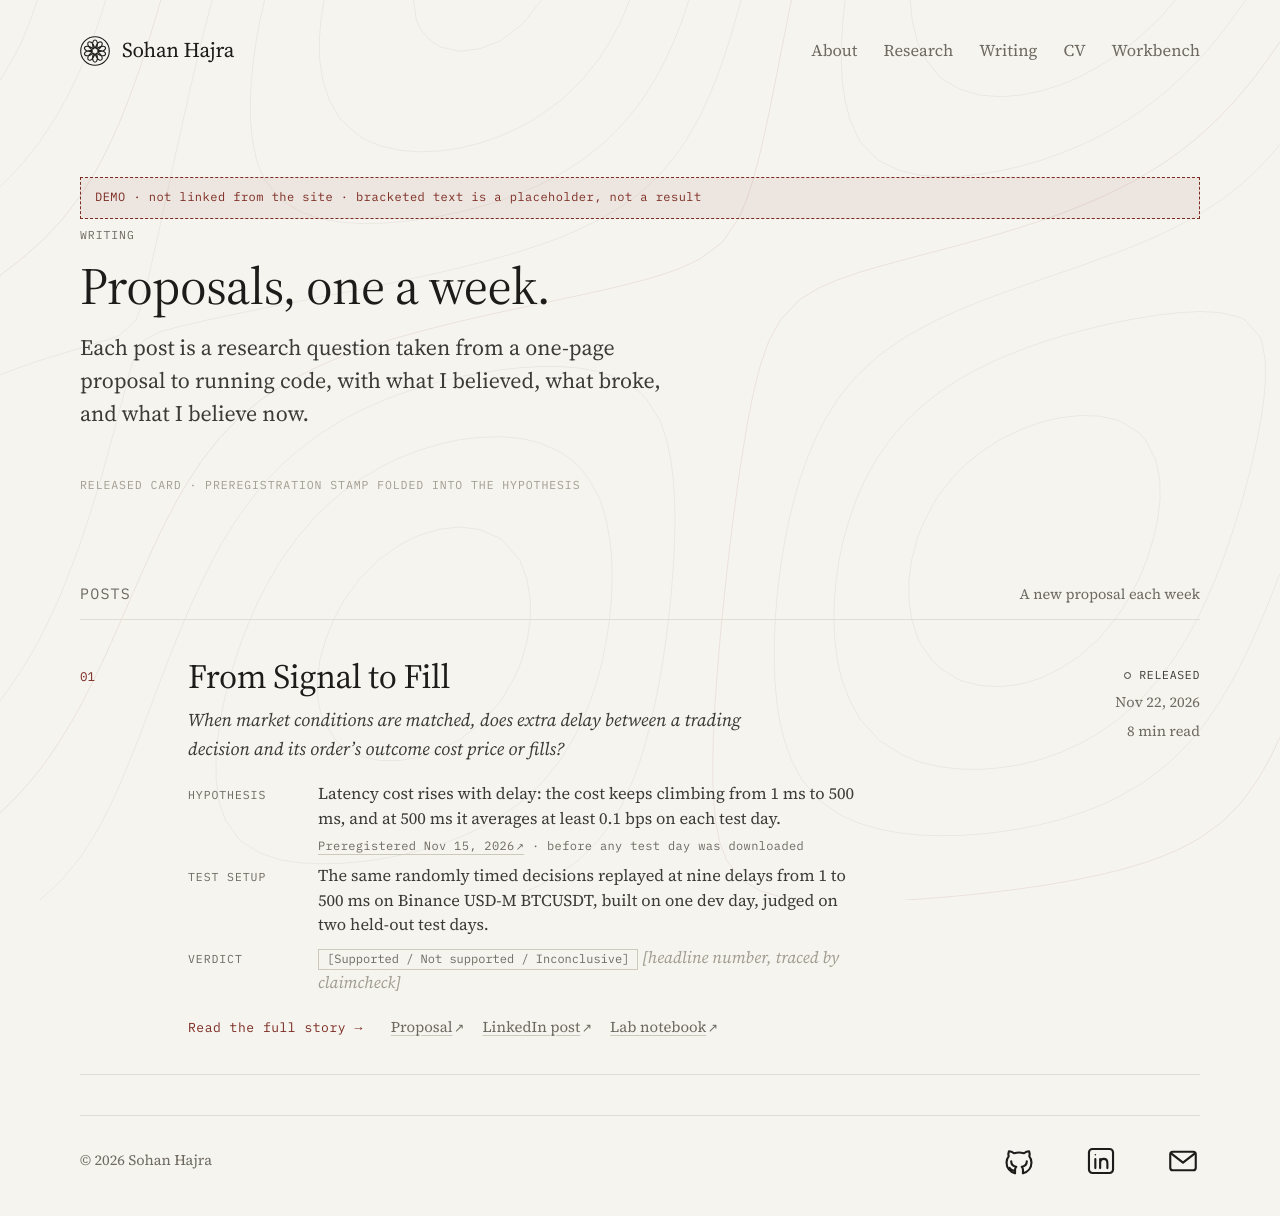
<file: writing-demo-prereg.html>
<!doctype html>
<html lang="en"><head><meta charset="utf-8"><meta name="viewport" content="width=device-width, initial-scale=1">
<meta name="robots" content="noindex, nofollow">
<title>Writing card demo · Sohan Hajra</title>
<link rel="icon" href="favicon.svg" type="image/svg+xml">
<link rel="stylesheet" href="assets/fonts.css"><link rel="stylesheet" href="assets/styles.css">
<script src="assets/ambient.js" defer></script>
<style>
.demo-note { font-family: var(--mono); font-size: 12px; letter-spacing:.04em; color: var(--accent); background: var(--accent-wash); border:1px dashed var(--accent); padding: 10px 14px; margin: 28px 0 8px; }
.state { font-family: var(--mono); font-size: 11.5px; letter-spacing:.08em; text-transform: uppercase; color: var(--faint); margin: 46px 0 0; }
.card2 { position: relative; transition: background .3s var(--ease); }
.card2:hover { background: linear-gradient(90deg, transparent, var(--accent-wash) 12%, var(--accent-wash) 88%, transparent); }
.card2:hover h3 a { color: var(--accent); }
.card2 .stretch::after { content:""; position:absolute; inset:0; z-index:1; }
.card2 .q { color: var(--ink-2); font-style: italic; max-width: 38rem; margin-bottom: 18px; }
.htv { display:grid; grid-template-columns: 112px minmax(0,1fr); gap: 8px 18px; margin: 0 0 20px; max-width: 42rem; font-size: 16.5px; }
.htv dt { font-family: var(--mono); font-size: 11.5px; letter-spacing:.08em; text-transform: uppercase; color: var(--muted); padding-top: 5px; }
.htv dd { margin:0; color: var(--ink-2); line-height:1.5; }
.pending { color: var(--faint); font-style: italic; }
.chip { font-family: var(--mono); font-size: 12px; border:1px solid var(--line-strong); padding: 2px 8px; color: var(--muted); }
.card2 .row { display:flex; flex-wrap:wrap; align-items:baseline; gap: 8px 28px; }
.cta { font-family: var(--mono); font-size: 13px; letter-spacing:.04em; color: var(--accent); }
.sec { position:relative; z-index:2; display:flex; flex-wrap:wrap; gap: 4px 18px; font-size: 15px; color: var(--muted); }
.status.done { color: var(--ink-2); }
@media (max-width: 720px) { .htv { grid-template-columns: 1fr; gap: 2px; } .htv dd { margin-bottom: 10px; } }
.stamp { display:block; margin-top:6px; font-family: var(--mono); font-size: 12px; letter-spacing:.03em; color: var(--muted); }
.stamp a { position:relative; z-index:2; color: var(--muted); border-bottom:1px solid var(--line-strong); text-decoration:none; }
.stamp a:hover { color: var(--accent); border-color: var(--accent); }
</style></head>
<body data-page="other">
<div class="ambient" aria-hidden="true"><canvas id="ambient"></canvas></div>
<div class="site">
<header class="site-header"><a class="brand" href="index.html#about" aria-label="Sohan Hajra, home"><svg class="sigil" viewBox="0 0 64 64" aria-hidden="true" focusable="false"><circle class="sigil-ring" cx="32" cy="32" r="30.5"/><path class="sigil-rose" pathLength="10" d="M35 26.8C35.8 25 36.4 23.1 36.8 21.3C37.1 19.5 37.2 17.8 37.1 16.2C37 14.7 36.7 13.3 36.2 12.1C35.8 11 35.1 10 34.4 9.4C33.6 8.8 32.8 8.5 32 8.5C31.2 8.5 30.4 8.8 29.6 9.4C28.9 10 28.2 11 27.8 12.1C27.3 13.3 27 14.7 26.9 16.2C26.8 17.8 26.9 19.5 27.2 21.3C27.6 23.1 28.2 25 29 26.8M36 36.5C37.5 37.8 39.1 38.9 40.7 39.8C42.3 40.7 43.9 41.4 45.4 41.8C46.9 42.1 48.4 42.3 49.6 42.2C50.9 42.1 51.9 41.7 52.7 41.2C53.5 40.7 54.1 40 54.3 39.3C54.6 38.5 54.6 37.6 54.2 36.7C53.8 35.8 53.2 34.9 52.2 34.1C51.3 33.3 50 32.6 48.6 32C47.1 31.4 45.4 31 43.6 30.8C41.8 30.5 39.9 30.5 37.9 30.7M26.5 34.4C24.8 35.4 23.2 36.6 21.9 37.8C20.5 39.1 19.4 40.4 18.6 41.7C17.7 43.1 17.2 44.4 16.9 45.6C16.6 46.8 16.6 47.9 16.8 48.9C17 49.8 17.5 50.5 18.2 51C18.9 51.5 19.7 51.7 20.7 51.7C21.6 51.6 22.7 51.2 23.7 50.6C24.8 49.9 25.9 49 26.9 47.8C27.9 46.6 28.8 45.1 29.6 43.4C30.4 41.8 31 39.9 31.4 38M31.4 26C31 24.1 30.4 22.2 29.6 20.6C28.8 18.9 27.9 17.4 26.9 16.2C25.9 15 24.8 14.1 23.7 13.4C22.7 12.8 21.6 12.4 20.7 12.3C19.7 12.3 18.9 12.5 18.2 13C17.5 13.5 17 14.2 16.8 15.1C16.6 16.1 16.6 17.2 16.9 18.4C17.2 19.6 17.7 20.9 18.6 22.3C19.4 23.6 20.5 24.9 21.9 26.2C23.2 27.4 24.8 28.6 26.5 29.6M37.9 33.3C39.9 33.5 41.8 33.5 43.6 33.2C45.4 33 47.1 32.6 48.6 32C50 31.4 51.3 30.7 52.2 29.9C53.2 29.1 53.8 28.2 54.2 27.3C54.6 26.4 54.6 25.5 54.3 24.7C54.1 24 53.5 23.3 52.7 22.8C51.9 22.3 50.9 21.9 49.6 21.8C48.4 21.7 46.9 21.9 45.4 22.2C43.9 22.6 42.3 23.3 40.7 24.2C39.1 25.1 37.5 26.2 36 27.5M29 37.2C28.2 39 27.6 40.9 27.2 42.7C26.9 44.5 26.8 46.2 26.9 47.8C27 49.3 27.3 50.7 27.8 51.9C28.2 53 28.9 54 29.6 54.6C30.4 55.2 31.2 55.5 32 55.5C32.8 55.5 33.6 55.2 34.4 54.6C35.1 54 35.8 53 36.2 51.9C36.7 50.7 37 49.3 37.1 47.8C37.2 46.2 37.1 44.5 36.8 42.7C36.4 40.9 35.8 39 35 37.2M28 27.5C26.5 26.2 24.9 25.1 23.3 24.2C21.7 23.3 20.1 22.6 18.6 22.2C17.1 21.9 15.6 21.7 14.4 21.8C13.1 21.9 12.1 22.3 11.3 22.8C10.5 23.3 9.9 24 9.7 24.7C9.4 25.5 9.4 26.4 9.8 27.3C10.2 28.2 10.8 29.1 11.8 29.9C12.7 30.7 14 31.4 15.4 32C16.9 32.6 18.6 33 20.4 33.2C22.2 33.5 24.1 33.5 26.1 33.3M37.5 29.6C39.2 28.6 40.8 27.4 42.1 26.2C43.5 24.9 44.6 23.6 45.4 22.3C46.3 20.9 46.8 19.6 47.1 18.4C47.4 17.2 47.4 16.1 47.2 15.1C47 14.2 46.5 13.5 45.8 13C45.1 12.5 44.3 12.3 43.3 12.3C42.4 12.4 41.3 12.8 40.3 13.4C39.2 14.1 38.1 15 37.1 16.2C36.1 17.4 35.2 18.9 34.4 20.6C33.6 22.2 33 24.1 32.6 26M32.6 38C33 39.9 33.6 41.8 34.4 43.4C35.2 45.1 36.1 46.6 37.1 47.8C38.1 49 39.2 49.9 40.3 50.6C41.3 51.2 42.4 51.6 43.3 51.7C44.3 51.7 45.1 51.5 45.8 51C46.5 50.5 47 49.8 47.2 48.9C47.4 47.9 47.4 46.8 47.1 45.6C46.8 44.4 46.3 43.1 45.4 41.7C44.6 40.4 43.5 39.1 42.1 37.8C40.8 36.6 39.2 35.4 37.5 34.4M26.1 30.7C24.1 30.5 22.2 30.5 20.4 30.8C18.6 31 16.9 31.4 15.4 32C14 32.6 12.7 33.3 11.8 34.1C10.8 34.9 10.2 35.8 9.8 36.7C9.4 37.6 9.4 38.5 9.7 39.3C9.9 40 10.5 40.7 11.3 41.2C12.1 41.7 13.1 42.1 14.4 42.2C15.6 42.3 17.1 42.1 18.6 41.8C20.1 41.4 21.7 40.7 23.3 39.8C24.9 38.9 26.5 37.8 28 36.5"/></svg><span class="wordmark">Sohan Hajra</span></a><nav class="primary-nav" aria-label="Primary"><a href="index.html#about">About</a><a href="index.html#research">Research</a><a href="index.html#writing">Writing</a><a href="index.html#cv">CV</a><a href="index.html#workbench">Workbench</a></nav></header>
<main id="main">
<section class="page-section" style="display:block">
<p class="demo-note">DEMO · not linked from the site · bracketed text is a placeholder, not a result</p>
<p class="kicker">Writing</p>
<h1 class="section-title">Proposals, one a week.</h1>
<p class="section-lede">Each post is a research question taken from a one-page proposal to running code, with what I believed, what broke, and what I believe now.</p>
<p class="state">Released card · preregistration stamp folded into the hypothesis</p>
<div class="group"><div class="group-head"><h2>Posts</h2><span class="aside">A new proposal each week</span></div>
<ol class="posts"><li class="post card2">
  <div class="entry-index">01</div>
  <div>
    <h3><a class="stretch" href="writing/01-signal-to-fill.html">From Signal to Fill</a></h3>
    <p class="q">When market conditions are matched, does extra delay between a trading decision and its order&rsquo;s outcome cost price or fills?</p>
    <dl class="htv">
      <dt>Hypothesis</dt><dd>Latency cost rises with delay: the cost keeps climbing from 1 ms to 500 ms, and at 500 ms it averages at least 0.1 bps on each test day.<span class="stamp"><a href="https://github.com/sohanHajra/Proposals/commit/913347d674dea90943ab67844704382684098eeb" target="_blank" rel="noopener">Preregistered Nov 15, 2026<span class="ext" aria-hidden="true"> ↗</span><span class="visually-hidden"> (opens in a new tab)</span></a> · before any test day was downloaded</span></dd>
      <dt>Test setup</dt><dd>The same randomly timed decisions replayed at nine delays from 1 to 500 ms on Binance USD-M BTCUSDT, built on one dev day, judged on two held-out test days.</dd>
      <dt>Verdict</dt><dd><span class="chip">[Supported / Not supported / Inconclusive]</span> <span class="pending">[headline number, traced by claimcheck]</span></dd>
    </dl>
    <div class="row"><span class="cta">Read the full story <span aria-hidden="true">→</span></span>
      <span class="sec"><a href="https://github.com/sohanHajra/Proposals/blob/main/01-signal-to-fill/PROPOSAL.md" target="_blank" rel="noopener">Proposal<span class="ext" aria-hidden="true">↗</span><span class="visually-hidden"> (opens in a new tab)</span></a><a href="#" title="[LinkedIn post URL, added once the post is live]">LinkedIn post<span class="ext" aria-hidden="true">↗</span></a><a href="https://github.com/sohanHajra/Proposals/blob/main/01-signal-to-fill/LAB_NOTEBOOK.md" target="_blank" rel="noopener">Lab notebook<span class="ext" aria-hidden="true">↗</span><span class="visually-hidden"> (opens in a new tab)</span></a></span></div>
  </div>
  <div class="meta"><span class="status done">Released</span><span>Nov 22, 2026</span><span>8 min read</span></div>
</li></ol></div>
</section></main>
<footer class="site-footer"><span>© <span data-year>2026</span> Sohan Hajra</span><ul class="social" aria-label="Elsewhere"><li><a href="https://github.com/sohanHajra" target="_blank" rel="noopener" title="GitHub"><svg class="icon" viewBox="0 0 24 24" aria-hidden="true" focusable="false"><path d="M9.2 20.6c-3.6-.9-6-3.9-6-7.6 0-1.6.5-3.1 1.5-4.3-.3-1.1-.3-2.4.2-3.6 1.3 0 2.6.6 3.6 1.4 1.1-.3 2.3-.5 3.5-.5s2.4.2 3.5.5c1-.8 2.3-1.4 3.6-1.4.5 1.2.5 2.5.2 3.6 1 1.2 1.5 2.7 1.5 4.3 0 3.7-2.4 6.7-6 7.6"/><path d="M14.8 20.6v-2.4c0-.9-.3-1.6-.9-2.1 2.1-.3 3.6-1.5 3.6-3.9"/><path d="M9.2 20.6v-2.4c0-.9.3-1.6.9-2.1-2.1-.3-3.6-1.5-3.6-3.9"/><path d="M9.2 18.7c-2.3.5-3.1-.7-3.9-1.9"/></svg><span class="visually-hidden">GitHub</span><span class="visually-hidden"> (opens in a new tab)</span></a></li><li><a href="https://www.linkedin.com/in/sohan-hajra/" target="_blank" rel="noopener" title="LinkedIn"><svg class="icon" viewBox="0 0 24 24" aria-hidden="true" focusable="false"><rect x="3.5" y="3.5" width="17" height="17" rx="2.5"/><path d="M8 10.6V17"/><circle cx="8" cy="7.6" r=".55" fill="currentColor"/><path d="M11.4 17v-6.4M11.4 13.4c0-1.7 1.1-2.9 2.6-2.9s2.5 1.1 2.5 2.9V17"/></svg><span class="visually-hidden">LinkedIn</span><span class="visually-hidden"> (opens in a new tab)</span></a></li><li><a href="mailto:sohancollege27@gmail.com" title="Email"><svg class="icon" viewBox="0 0 24 24" aria-hidden="true" focusable="false"><rect x="3" y="5.5" width="18" height="13" rx="1.8"/><path d="m3.6 6.6 8.4 6.6 8.4-6.6"/></svg><span class="visually-hidden">Email sohancollege27@gmail.com</span></a></li></ul></footer>
</div></body></html>
</file>
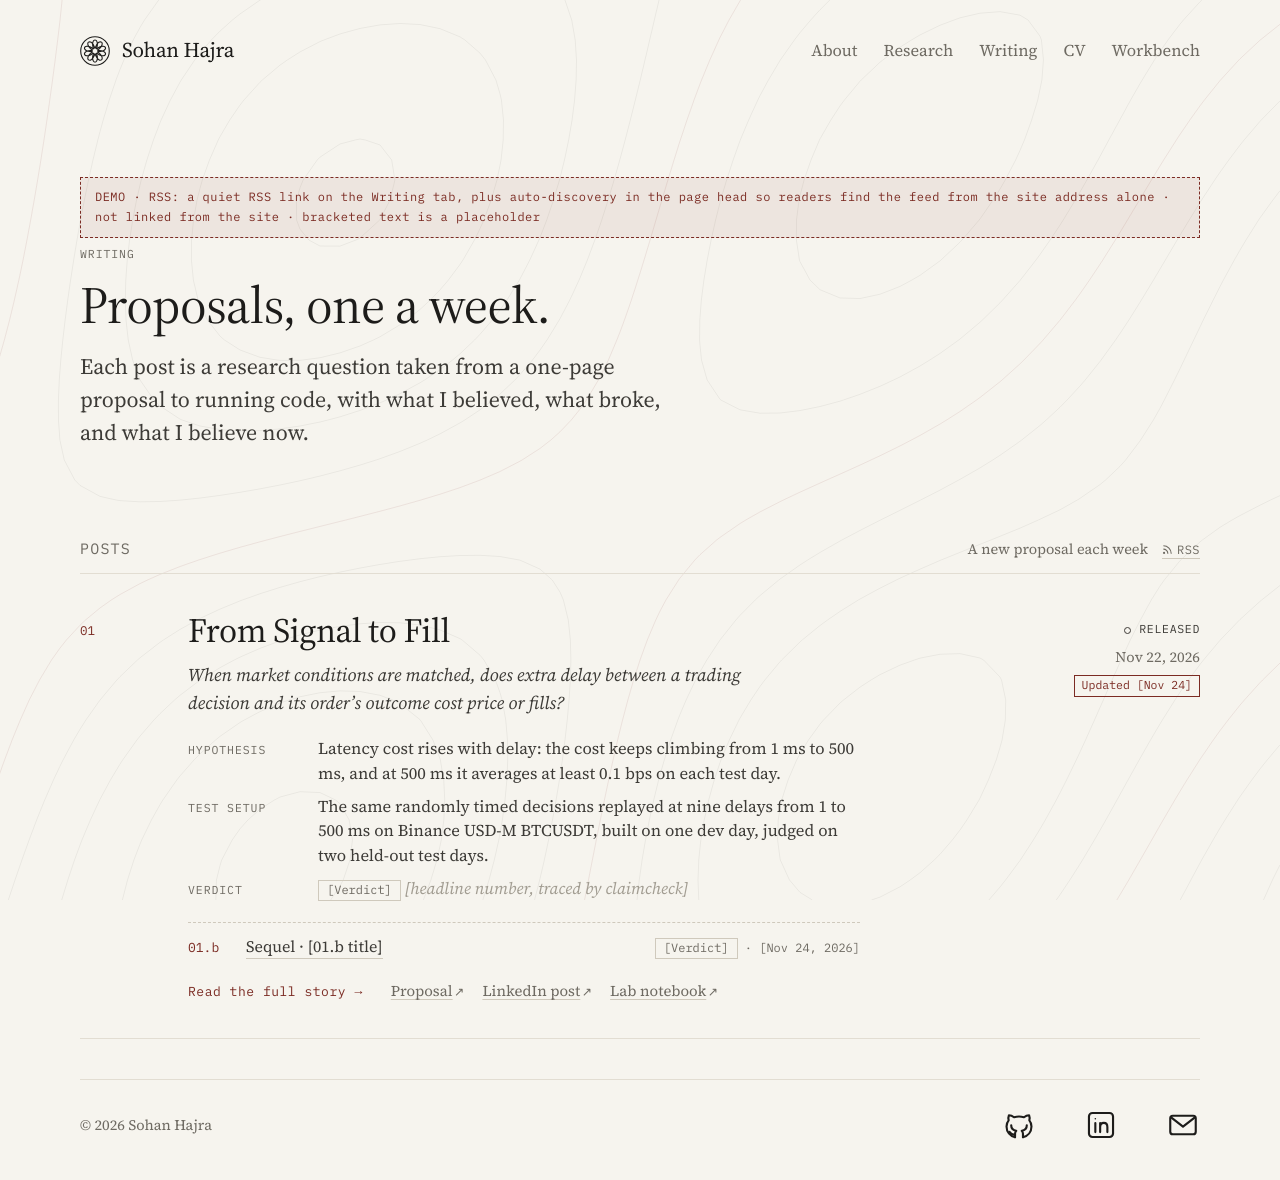
<file: writing-demo-rss.html>
<!doctype html>
<html lang="en"><head><meta charset="utf-8"><meta name="viewport" content="width=device-width, initial-scale=1">
<meta name="robots" content="noindex, nofollow">
<title>RSS demo · Sohan Hajra</title>
<link rel="alternate" type="application/rss+xml" title="Sohan Hajra · Writing" href="writing/feed.xml">
<link rel="icon" href="favicon.svg" type="image/svg+xml">
<link rel="stylesheet" href="assets/fonts.css"><link rel="stylesheet" href="assets/styles.css">
<script src="assets/ambient.js" defer></script>
<style>
.demo-note { font-family: var(--mono); font-size: 12px; letter-spacing:.04em; color: var(--accent); background: var(--accent-wash); border:1px dashed var(--accent); padding: 10px 14px; margin: 28px 0 8px; }
.state { font-family: var(--mono); font-size: 11.5px; letter-spacing:.08em; text-transform: uppercase; color: var(--faint); margin: 46px 0 0; }
.card2 { position: relative; transition: background .3s var(--ease); }
.card2:hover { background: linear-gradient(90deg, transparent, var(--accent-wash) 12%, var(--accent-wash) 88%, transparent); }
.card2:hover h3 a { color: var(--accent); }
.card2 .stretch::after { content:""; position:absolute; inset:0; z-index:1; }
.card2 .q { color: var(--ink-2); font-style: italic; max-width: 38rem; margin-bottom: 18px; }
.htv { display:grid; grid-template-columns: 112px minmax(0,1fr); gap: 8px 18px; margin: 0 0 20px; max-width: 42rem; font-size: 16.5px; }
.htv dt { font-family: var(--mono); font-size: 11.5px; letter-spacing:.08em; text-transform: uppercase; color: var(--muted); padding-top: 5px; }
.htv dd { margin:0; color: var(--ink-2); line-height:1.5; }
.pending { color: var(--faint); font-style: italic; }
.chip { font-family: var(--mono); font-size: 12px; border:1px solid var(--line-strong); padding: 2px 8px; color: var(--muted); }
.card2 .row { display:flex; flex-wrap:wrap; align-items:baseline; gap: 8px 28px; }
.cta { font-family: var(--mono); font-size: 13px; letter-spacing:.04em; color: var(--accent); }
.sec { position:relative; z-index:2; display:flex; flex-wrap:wrap; gap: 4px 18px; font-size: 15px; color: var(--muted); }
.status.done { color: var(--ink-2); }
@media (max-width: 720px) { .htv { grid-template-columns: 1fr; gap: 2px; } .htv dd { margin-bottom: 10px; } }
.stamp { display:block; margin-top:6px; font-family: var(--mono); font-size: 12px; letter-spacing:.03em; color: var(--muted); }
.stamp a { position:relative; z-index:2; color: var(--muted); border-bottom:1px solid var(--line-strong); text-decoration:none; }
.stamp a:hover { color: var(--accent); border-color: var(--accent); }

.seq { position:relative; z-index:2; border-top:1px dashed var(--line-strong); margin: 4px 0 20px; padding-top: 12px; max-width: 42rem; }
.seq-h { font-family: var(--mono); font-size: 11.5px; letter-spacing:.08em; text-transform: uppercase; color: var(--muted); margin: 0 0 8px; }
.seq ol { list-style:none; margin:0; padding:0; display:grid; gap: 8px; }
.seq li { display:grid; grid-template-columns: 44px minmax(0,1fr) auto; gap: 4px 14px; align-items: baseline; font-size: 16px; }
.seq .n { font-family: var(--mono); font-size: 13px; color: var(--accent); }
.seq a { color: var(--ink-2); text-decoration:none; border-bottom: 1px solid var(--line-strong); }
.seq a:hover { color: var(--accent); border-color: var(--accent); }
.seq .when { font-family: var(--mono); font-size: 12px; color: var(--muted); white-space: nowrap; }
.status.live { color: var(--accent); }
.upd { font-family: var(--mono); font-size: 11.5px; color: var(--accent); border:1px solid var(--accent); padding: 1px 7px; }
@media (max-width: 720px) { .seq li { grid-template-columns: 40px minmax(0,1fr); } .seq .when { grid-column: 2; } }
.seq .t { color: var(--ink-2); }
.seq a.more { font-family: var(--mono); font-size: 12px; color: var(--muted); border-bottom: 1px dotted var(--line-strong); margin-left: 8px; white-space: nowrap; }
.seq .n { align-self: baseline; }
.rss{font-family:var(--mono);font-size:12px;letter-spacing:.04em;color:var(--muted);text-decoration:none;border-bottom:1px solid var(--line-strong);margin-left:14px;white-space:nowrap}
.rss:hover{color:var(--accent);border-color:var(--accent)}
.rss svg{width:11px;height:11px;vertical-align:-1px;margin-right:4px}
</style></head>
<body data-page="other">
<div class="ambient" aria-hidden="true"><canvas id="ambient"></canvas></div>
<div class="site">
<header class="site-header"><a class="brand" href="index.html#about" aria-label="Sohan Hajra, home"><svg class="sigil" viewBox="0 0 64 64" aria-hidden="true" focusable="false"><circle class="sigil-ring" cx="32" cy="32" r="30.5"/><path class="sigil-rose" pathLength="10" d="M35 26.8C35.8 25 36.4 23.1 36.8 21.3C37.1 19.5 37.2 17.8 37.1 16.2C37 14.7 36.7 13.3 36.2 12.1C35.8 11 35.1 10 34.4 9.4C33.6 8.8 32.8 8.5 32 8.5C31.2 8.5 30.4 8.8 29.6 9.4C28.9 10 28.2 11 27.8 12.1C27.3 13.3 27 14.7 26.9 16.2C26.8 17.8 26.9 19.5 27.2 21.3C27.6 23.1 28.2 25 29 26.8M36 36.5C37.5 37.8 39.1 38.9 40.7 39.8C42.3 40.7 43.9 41.4 45.4 41.8C46.9 42.1 48.4 42.3 49.6 42.2C50.9 42.1 51.9 41.7 52.7 41.2C53.5 40.7 54.1 40 54.3 39.3C54.6 38.5 54.6 37.6 54.2 36.7C53.8 35.8 53.2 34.9 52.2 34.1C51.3 33.3 50 32.6 48.6 32C47.1 31.4 45.4 31 43.6 30.8C41.8 30.5 39.9 30.5 37.9 30.7M26.5 34.4C24.8 35.4 23.2 36.6 21.9 37.8C20.5 39.1 19.4 40.4 18.6 41.7C17.7 43.1 17.2 44.4 16.9 45.6C16.6 46.8 16.6 47.9 16.8 48.9C17 49.8 17.5 50.5 18.2 51C18.9 51.5 19.7 51.7 20.7 51.7C21.6 51.6 22.7 51.2 23.7 50.6C24.8 49.9 25.9 49 26.9 47.8C27.9 46.6 28.8 45.1 29.6 43.4C30.4 41.8 31 39.9 31.4 38M31.4 26C31 24.1 30.4 22.2 29.6 20.6C28.8 18.9 27.9 17.4 26.9 16.2C25.9 15 24.8 14.1 23.7 13.4C22.7 12.8 21.6 12.4 20.7 12.3C19.7 12.3 18.9 12.5 18.2 13C17.5 13.5 17 14.2 16.8 15.1C16.6 16.1 16.6 17.2 16.9 18.4C17.2 19.6 17.7 20.9 18.6 22.3C19.4 23.6 20.5 24.9 21.9 26.2C23.2 27.4 24.8 28.6 26.5 29.6M37.9 33.3C39.9 33.5 41.8 33.5 43.6 33.2C45.4 33 47.1 32.6 48.6 32C50 31.4 51.3 30.7 52.2 29.9C53.2 29.1 53.8 28.2 54.2 27.3C54.6 26.4 54.6 25.5 54.3 24.7C54.1 24 53.5 23.3 52.7 22.8C51.9 22.3 50.9 21.9 49.6 21.8C48.4 21.7 46.9 21.9 45.4 22.2C43.9 22.6 42.3 23.3 40.7 24.2C39.1 25.1 37.5 26.2 36 27.5M29 37.2C28.2 39 27.6 40.9 27.2 42.7C26.9 44.5 26.8 46.2 26.9 47.8C27 49.3 27.3 50.7 27.8 51.9C28.2 53 28.9 54 29.6 54.6C30.4 55.2 31.2 55.5 32 55.5C32.8 55.5 33.6 55.2 34.4 54.6C35.1 54 35.8 53 36.2 51.9C36.7 50.7 37 49.3 37.1 47.8C37.2 46.2 37.1 44.5 36.8 42.7C36.4 40.9 35.8 39 35 37.2M28 27.5C26.5 26.2 24.9 25.1 23.3 24.2C21.7 23.3 20.1 22.6 18.6 22.2C17.1 21.9 15.6 21.7 14.4 21.8C13.1 21.9 12.1 22.3 11.3 22.8C10.5 23.3 9.9 24 9.7 24.7C9.4 25.5 9.4 26.4 9.8 27.3C10.2 28.2 10.8 29.1 11.8 29.9C12.7 30.7 14 31.4 15.4 32C16.9 32.6 18.6 33 20.4 33.2C22.2 33.5 24.1 33.5 26.1 33.3M37.5 29.6C39.2 28.6 40.8 27.4 42.1 26.2C43.5 24.9 44.6 23.6 45.4 22.3C46.3 20.9 46.8 19.6 47.1 18.4C47.4 17.2 47.4 16.1 47.2 15.1C47 14.2 46.5 13.5 45.8 13C45.1 12.5 44.3 12.3 43.3 12.3C42.4 12.4 41.3 12.8 40.3 13.4C39.2 14.1 38.1 15 37.1 16.2C36.1 17.4 35.2 18.9 34.4 20.6C33.6 22.2 33 24.1 32.6 26M32.6 38C33 39.9 33.6 41.8 34.4 43.4C35.2 45.1 36.1 46.6 37.1 47.8C38.1 49 39.2 49.9 40.3 50.6C41.3 51.2 42.4 51.6 43.3 51.7C44.3 51.7 45.1 51.5 45.8 51C46.5 50.5 47 49.8 47.2 48.9C47.4 47.9 47.4 46.8 47.1 45.6C46.8 44.4 46.3 43.1 45.4 41.7C44.6 40.4 43.5 39.1 42.1 37.8C40.8 36.6 39.2 35.4 37.5 34.4M26.1 30.7C24.1 30.5 22.2 30.5 20.4 30.8C18.6 31 16.9 31.4 15.4 32C14 32.6 12.7 33.3 11.8 34.1C10.8 34.9 10.2 35.8 9.8 36.7C9.4 37.6 9.4 38.5 9.7 39.3C9.9 40 10.5 40.7 11.3 41.2C12.1 41.7 13.1 42.1 14.4 42.2C15.6 42.3 17.1 42.1 18.6 41.8C20.1 41.4 21.7 40.7 23.3 39.8C24.9 38.9 26.5 37.8 28 36.5"/></svg><span class="wordmark">Sohan Hajra</span></a><nav class="primary-nav" aria-label="Primary"><a href="index.html#about">About</a><a href="index.html#research">Research</a><a href="index.html#writing">Writing</a><a href="index.html#cv">CV</a><a href="index.html#workbench">Workbench</a></nav></header>
<main id="main">
<section class="page-section" style="display:block">
<p class="demo-note">DEMO · RSS: a quiet RSS link on the Writing tab, plus auto-discovery in the page head so readers find the feed from the site address alone · not linked from the site · bracketed text is a placeholder</p>
<p class="kicker">Writing</p>
<h1 class="section-title">Proposals, one a week.</h1>
<p class="section-lede">Each post is a research question taken from a one-page proposal to running code, with what I believed, what broke, and what I believe now.</p>

<div class="group"><div class="group-head"><h2>Posts</h2><span class="aside">A new proposal each week<a class="rss" href="writing/feed.xml"><svg viewBox="0 0 16 16" aria-hidden="true"><circle cx="3" cy="13" r="1.6" fill="currentColor"/><path d="M2 7.5a6.5 6.5 0 0 1 6.5 6.5M2 2.5A11.5 11.5 0 0 1 13.5 14" fill="none" stroke="currentColor" stroke-width="1.6"/></svg>RSS</a></span></div>
<ol class="posts"><li class="post card2">
  <div class="entry-index">01</div>
  <div>
    <h3><a class="stretch" href="writing/01-signal-to-fill-sequels.html">From Signal to Fill</a></h3>
    <p class="q">When market conditions are matched, does extra delay between a trading decision and its order&rsquo;s outcome cost price or fills?</p>
    <dl class="htv">
      <dt>Hypothesis</dt><dd>Latency cost rises with delay: the cost keeps climbing from 1 ms to 500 ms, and at 500 ms it averages at least 0.1 bps on each test day.</dd>
      <dt>Test setup</dt><dd>The same randomly timed decisions replayed at nine delays from 1 to 500 ms on Binance USD-M BTCUSDT, built on one dev day, judged on two held-out test days.</dd>
      <dt>Verdict</dt><dd><span class="chip">[Verdict]</span> <span class="pending">[headline number, traced by claimcheck]</span></dd>
    </dl>
    <div class="seq"><ol><li><span class="n">01.b</span><span class="t"><a href="writing/01-signal-to-fill-sequels.html#s01b">Sequel · [01.b title]</a></span><span class="when"><span class="chip">[Verdict]</span> · [Nov 24, 2026]</span></li></ol></div>
    <div class="row"><span class="cta">Read the full story <span aria-hidden="true">→</span></span>
      <span class="sec"><a href="https://github.com/sohanHajra/Proposals/blob/main/01-signal-to-fill/PROPOSAL.md" target="_blank" rel="noopener">Proposal<span class="ext" aria-hidden="true">↗</span></a><a href="#" title="[LinkedIn post URL]">LinkedIn post<span class="ext" aria-hidden="true">↗</span></a><a href="https://github.com/sohanHajra/Proposals/blob/main/01-signal-to-fill/LAB_NOTEBOOK.md" target="_blank" rel="noopener">Lab notebook<span class="ext" aria-hidden="true">↗</span></a></span></div>
  </div>
  <div class="meta"><span class="status done">Released</span><span>Nov 22, 2026</span><span class="upd">Updated [Nov 24]</span></div>
</li></ol></div>
</section></main>
<footer class="site-footer"><span>© <span data-year>2026</span> Sohan Hajra</span><ul class="social" aria-label="Elsewhere"><li><a href="https://github.com/sohanHajra" target="_blank" rel="noopener" title="GitHub"><svg class="icon" viewBox="0 0 24 24" aria-hidden="true" focusable="false"><path d="M9.2 20.6c-3.6-.9-6-3.9-6-7.6 0-1.6.5-3.1 1.5-4.3-.3-1.1-.3-2.4.2-3.6 1.3 0 2.6.6 3.6 1.4 1.1-.3 2.3-.5 3.5-.5s2.4.2 3.5.5c1-.8 2.3-1.4 3.6-1.4.5 1.2.5 2.5.2 3.6 1 1.2 1.5 2.7 1.5 4.3 0 3.7-2.4 6.7-6 7.6"/><path d="M14.8 20.6v-2.4c0-.9-.3-1.6-.9-2.1 2.1-.3 3.6-1.5 3.6-3.9"/><path d="M9.2 20.6v-2.4c0-.9.3-1.6.9-2.1-2.1-.3-3.6-1.5-3.6-3.9"/><path d="M9.2 18.7c-2.3.5-3.1-.7-3.9-1.9"/></svg><span class="visually-hidden">GitHub</span><span class="visually-hidden"> (opens in a new tab)</span></a></li><li><a href="https://www.linkedin.com/in/sohan-hajra/" target="_blank" rel="noopener" title="LinkedIn"><svg class="icon" viewBox="0 0 24 24" aria-hidden="true" focusable="false"><rect x="3.5" y="3.5" width="17" height="17" rx="2.5"/><path d="M8 10.6V17"/><circle cx="8" cy="7.6" r=".55" fill="currentColor"/><path d="M11.4 17v-6.4M11.4 13.4c0-1.7 1.1-2.9 2.6-2.9s2.5 1.1 2.5 2.9V17"/></svg><span class="visually-hidden">LinkedIn</span><span class="visually-hidden"> (opens in a new tab)</span></a></li><li><a href="mailto:sohancollege27@gmail.com" title="Email"><svg class="icon" viewBox="0 0 24 24" aria-hidden="true" focusable="false"><rect x="3" y="5.5" width="18" height="13" rx="1.8"/><path d="m3.6 6.6 8.4 6.6 8.4-6.6"/></svg><span class="visually-hidden">Email sohancollege27@gmail.com</span></a></li></ul></footer>
</div></body></html>
</file>
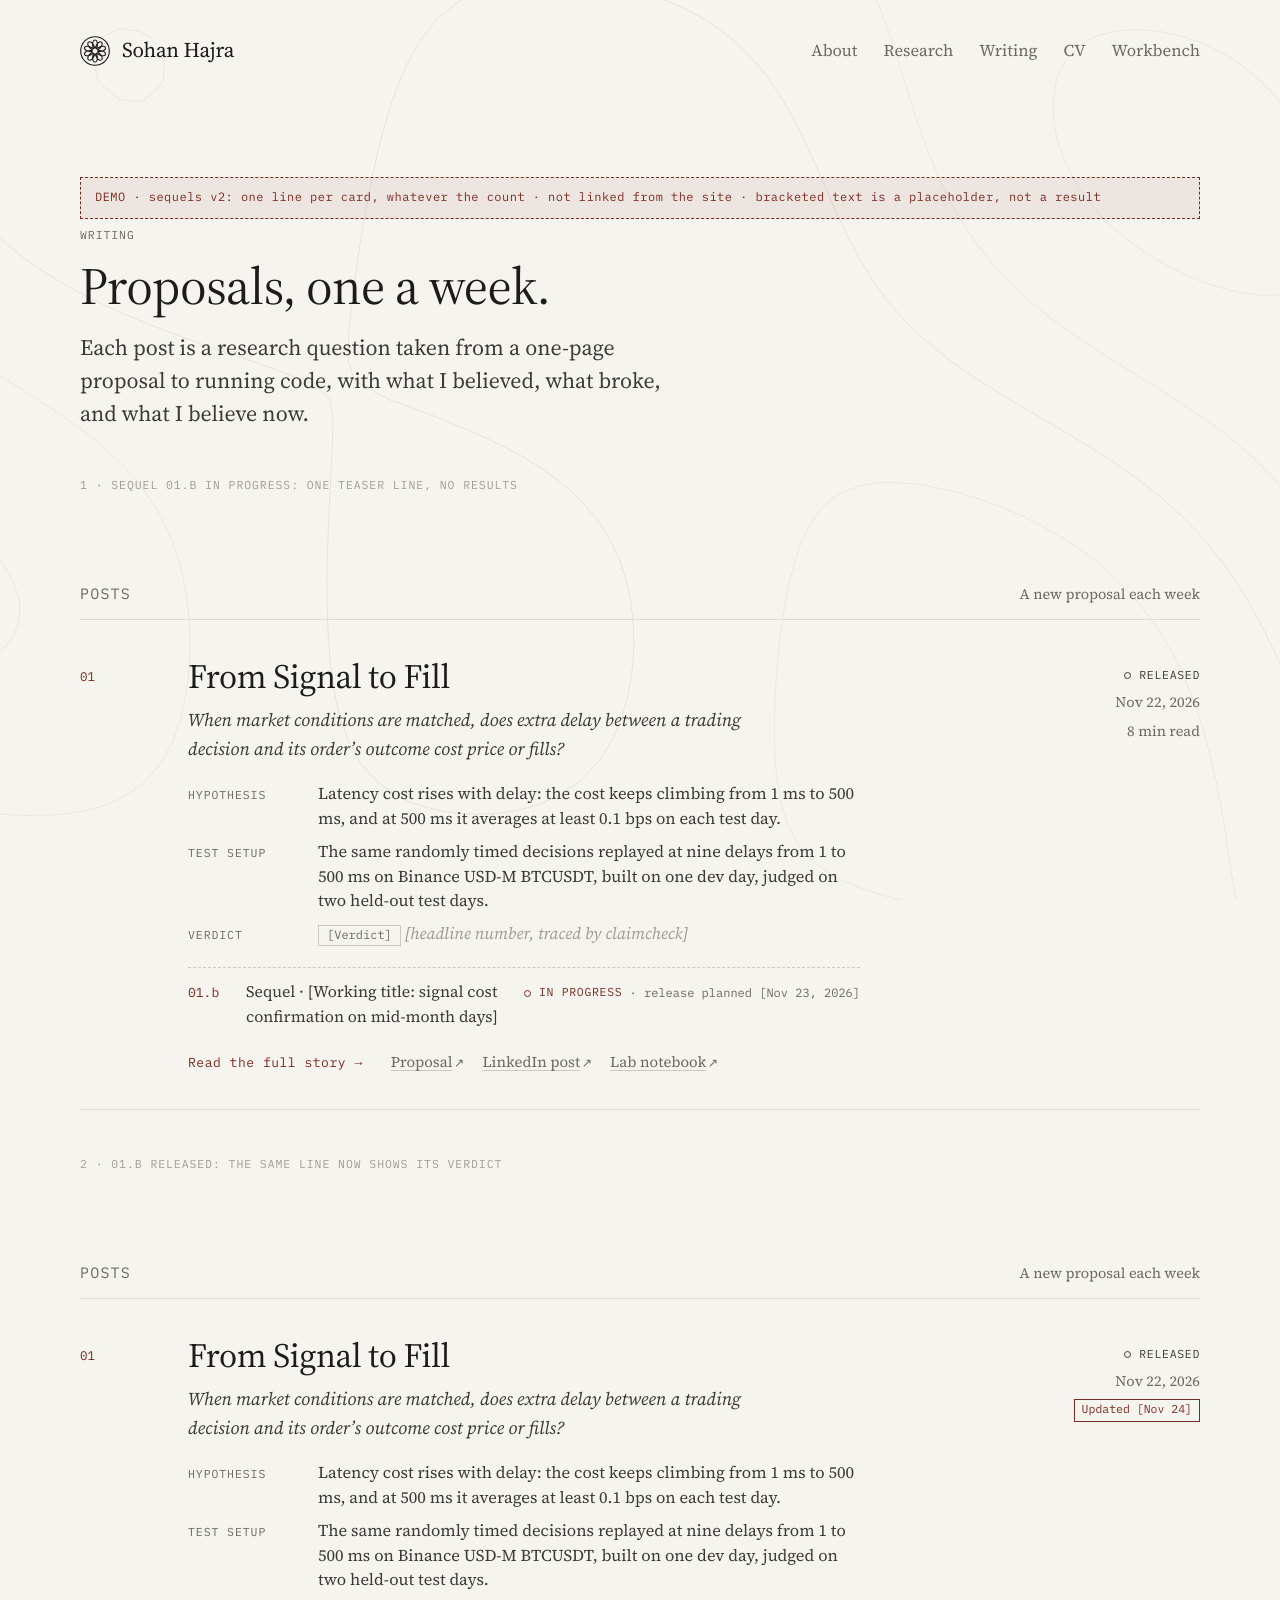
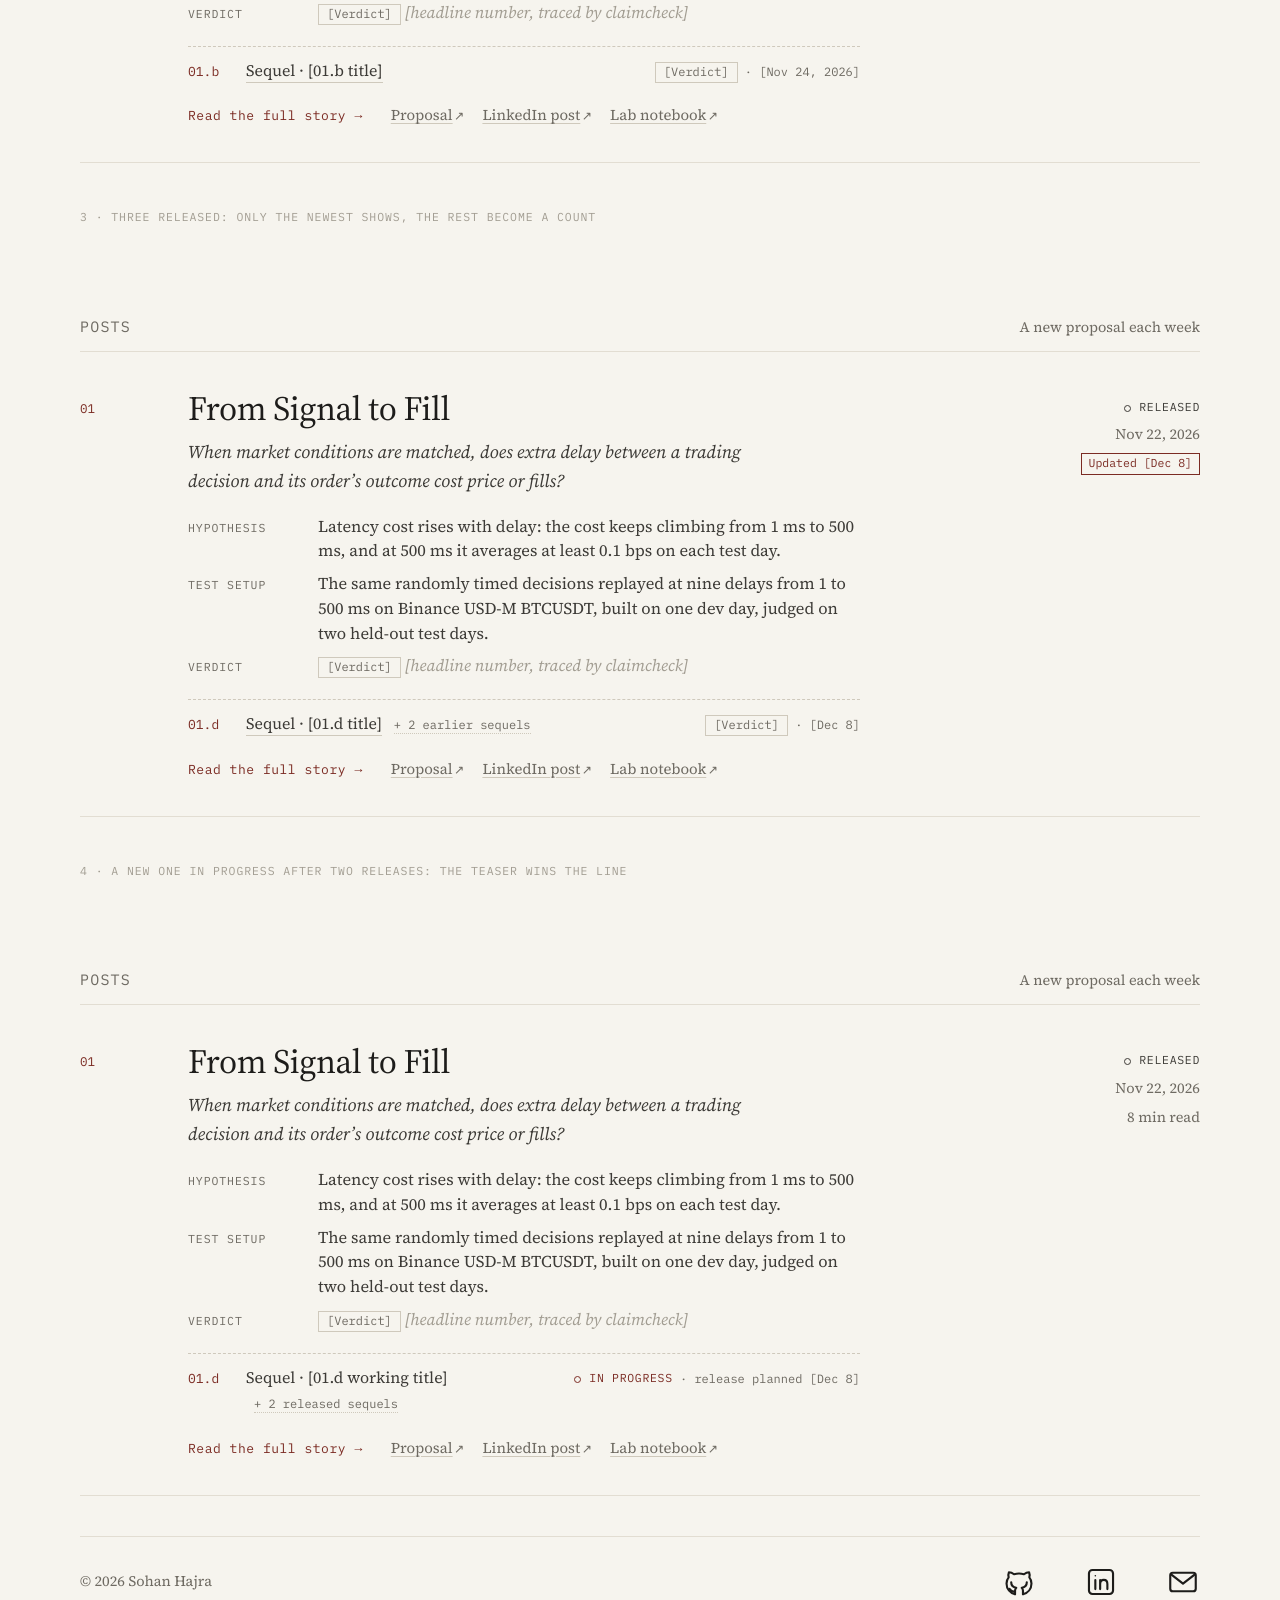
<file: writing-demo-sequels.html>
<!doctype html>
<html lang="en"><head><meta charset="utf-8"><meta name="viewport" content="width=device-width, initial-scale=1">
<meta name="robots" content="noindex, nofollow">
<title>Sequels demo · Sohan Hajra</title>
<link rel="icon" href="favicon.svg" type="image/svg+xml">
<link rel="stylesheet" href="assets/fonts.css"><link rel="stylesheet" href="assets/styles.css">
<script src="assets/ambient.js" defer></script>
<style>
.demo-note { font-family: var(--mono); font-size: 12px; letter-spacing:.04em; color: var(--accent); background: var(--accent-wash); border:1px dashed var(--accent); padding: 10px 14px; margin: 28px 0 8px; }
.state { font-family: var(--mono); font-size: 11.5px; letter-spacing:.08em; text-transform: uppercase; color: var(--faint); margin: 46px 0 0; }
.card2 { position: relative; transition: background .3s var(--ease); }
.card2:hover { background: linear-gradient(90deg, transparent, var(--accent-wash) 12%, var(--accent-wash) 88%, transparent); }
.card2:hover h3 a { color: var(--accent); }
.card2 .stretch::after { content:""; position:absolute; inset:0; z-index:1; }
.card2 .q { color: var(--ink-2); font-style: italic; max-width: 38rem; margin-bottom: 18px; }
.htv { display:grid; grid-template-columns: 112px minmax(0,1fr); gap: 8px 18px; margin: 0 0 20px; max-width: 42rem; font-size: 16.5px; }
.htv dt { font-family: var(--mono); font-size: 11.5px; letter-spacing:.08em; text-transform: uppercase; color: var(--muted); padding-top: 5px; }
.htv dd { margin:0; color: var(--ink-2); line-height:1.5; }
.pending { color: var(--faint); font-style: italic; }
.chip { font-family: var(--mono); font-size: 12px; border:1px solid var(--line-strong); padding: 2px 8px; color: var(--muted); }
.card2 .row { display:flex; flex-wrap:wrap; align-items:baseline; gap: 8px 28px; }
.cta { font-family: var(--mono); font-size: 13px; letter-spacing:.04em; color: var(--accent); }
.sec { position:relative; z-index:2; display:flex; flex-wrap:wrap; gap: 4px 18px; font-size: 15px; color: var(--muted); }
.status.done { color: var(--ink-2); }
@media (max-width: 720px) { .htv { grid-template-columns: 1fr; gap: 2px; } .htv dd { margin-bottom: 10px; } }
.stamp { display:block; margin-top:6px; font-family: var(--mono); font-size: 12px; letter-spacing:.03em; color: var(--muted); }
.stamp a { position:relative; z-index:2; color: var(--muted); border-bottom:1px solid var(--line-strong); text-decoration:none; }
.stamp a:hover { color: var(--accent); border-color: var(--accent); }

.seq { position:relative; z-index:2; border-top:1px dashed var(--line-strong); margin: 4px 0 20px; padding-top: 12px; max-width: 42rem; }
.seq-h { font-family: var(--mono); font-size: 11.5px; letter-spacing:.08em; text-transform: uppercase; color: var(--muted); margin: 0 0 8px; }
.seq ol { list-style:none; margin:0; padding:0; display:grid; gap: 8px; }
.seq li { display:grid; grid-template-columns: 44px minmax(0,1fr) auto; gap: 4px 14px; align-items: baseline; font-size: 16px; }
.seq .n { font-family: var(--mono); font-size: 13px; color: var(--accent); }
.seq a { color: var(--ink-2); text-decoration:none; border-bottom: 1px solid var(--line-strong); }
.seq a:hover { color: var(--accent); border-color: var(--accent); }
.seq .when { font-family: var(--mono); font-size: 12px; color: var(--muted); white-space: nowrap; }
.status.live { color: var(--accent); }
.upd { font-family: var(--mono); font-size: 11.5px; color: var(--accent); border:1px solid var(--accent); padding: 1px 7px; }
@media (max-width: 720px) { .seq li { grid-template-columns: 40px minmax(0,1fr); } .seq .when { grid-column: 2; } }
.seq .t { color: var(--ink-2); }
.seq a.more { font-family: var(--mono); font-size: 12px; color: var(--muted); border-bottom: 1px dotted var(--line-strong); margin-left: 8px; white-space: nowrap; }
.seq .n { align-self: baseline; }
</style></head>
<body data-page="other">
<div class="ambient" aria-hidden="true"><canvas id="ambient"></canvas></div>
<div class="site">
<header class="site-header"><a class="brand" href="index.html#about" aria-label="Sohan Hajra, home"><svg class="sigil" viewBox="0 0 64 64" aria-hidden="true" focusable="false"><circle class="sigil-ring" cx="32" cy="32" r="30.5"/><path class="sigil-rose" pathLength="10" d="M35 26.8C35.8 25 36.4 23.1 36.8 21.3C37.1 19.5 37.2 17.8 37.1 16.2C37 14.7 36.7 13.3 36.2 12.1C35.8 11 35.1 10 34.4 9.4C33.6 8.8 32.8 8.5 32 8.5C31.2 8.5 30.4 8.8 29.6 9.4C28.9 10 28.2 11 27.8 12.1C27.3 13.3 27 14.7 26.9 16.2C26.8 17.8 26.9 19.5 27.2 21.3C27.6 23.1 28.2 25 29 26.8M36 36.5C37.5 37.8 39.1 38.9 40.7 39.8C42.3 40.7 43.9 41.4 45.4 41.8C46.9 42.1 48.4 42.3 49.6 42.2C50.9 42.1 51.9 41.7 52.7 41.2C53.5 40.7 54.1 40 54.3 39.3C54.6 38.5 54.6 37.6 54.2 36.7C53.8 35.8 53.2 34.9 52.2 34.1C51.3 33.3 50 32.6 48.6 32C47.1 31.4 45.4 31 43.6 30.8C41.8 30.5 39.9 30.5 37.9 30.7M26.5 34.4C24.8 35.4 23.2 36.6 21.9 37.8C20.5 39.1 19.4 40.4 18.6 41.7C17.7 43.1 17.2 44.4 16.9 45.6C16.6 46.8 16.6 47.9 16.8 48.9C17 49.8 17.5 50.5 18.2 51C18.9 51.5 19.7 51.7 20.7 51.7C21.6 51.6 22.7 51.2 23.7 50.6C24.8 49.9 25.9 49 26.9 47.8C27.9 46.6 28.8 45.1 29.6 43.4C30.4 41.8 31 39.9 31.4 38M31.4 26C31 24.1 30.4 22.2 29.6 20.6C28.8 18.9 27.9 17.4 26.9 16.2C25.9 15 24.8 14.1 23.7 13.4C22.7 12.8 21.6 12.4 20.7 12.3C19.7 12.3 18.9 12.5 18.2 13C17.5 13.5 17 14.2 16.8 15.1C16.6 16.1 16.6 17.2 16.9 18.4C17.2 19.6 17.7 20.9 18.6 22.3C19.4 23.6 20.5 24.9 21.9 26.2C23.2 27.4 24.8 28.6 26.5 29.6M37.9 33.3C39.9 33.5 41.8 33.5 43.6 33.2C45.4 33 47.1 32.6 48.6 32C50 31.4 51.3 30.7 52.2 29.9C53.2 29.1 53.8 28.2 54.2 27.3C54.6 26.4 54.6 25.5 54.3 24.7C54.1 24 53.5 23.3 52.7 22.8C51.9 22.3 50.9 21.9 49.6 21.8C48.4 21.7 46.9 21.9 45.4 22.2C43.9 22.6 42.3 23.3 40.7 24.2C39.1 25.1 37.5 26.2 36 27.5M29 37.2C28.2 39 27.6 40.9 27.2 42.7C26.9 44.5 26.8 46.2 26.9 47.8C27 49.3 27.3 50.7 27.8 51.9C28.2 53 28.9 54 29.6 54.6C30.4 55.2 31.2 55.5 32 55.5C32.8 55.5 33.6 55.2 34.4 54.6C35.1 54 35.8 53 36.2 51.9C36.7 50.7 37 49.3 37.1 47.8C37.2 46.2 37.1 44.5 36.8 42.7C36.4 40.9 35.8 39 35 37.2M28 27.5C26.5 26.2 24.9 25.1 23.3 24.2C21.7 23.3 20.1 22.6 18.6 22.2C17.1 21.9 15.6 21.7 14.4 21.8C13.1 21.9 12.1 22.3 11.3 22.8C10.5 23.3 9.9 24 9.7 24.7C9.4 25.5 9.4 26.4 9.8 27.3C10.2 28.2 10.8 29.1 11.8 29.9C12.7 30.7 14 31.4 15.4 32C16.9 32.6 18.6 33 20.4 33.2C22.2 33.5 24.1 33.5 26.1 33.3M37.5 29.6C39.2 28.6 40.8 27.4 42.1 26.2C43.5 24.9 44.6 23.6 45.4 22.3C46.3 20.9 46.8 19.6 47.1 18.4C47.4 17.2 47.4 16.1 47.2 15.1C47 14.2 46.5 13.5 45.8 13C45.1 12.5 44.3 12.3 43.3 12.3C42.4 12.4 41.3 12.8 40.3 13.4C39.2 14.1 38.1 15 37.1 16.2C36.1 17.4 35.2 18.9 34.4 20.6C33.6 22.2 33 24.1 32.6 26M32.6 38C33 39.9 33.6 41.8 34.4 43.4C35.2 45.1 36.1 46.6 37.1 47.8C38.1 49 39.2 49.9 40.3 50.6C41.3 51.2 42.4 51.6 43.3 51.7C44.3 51.7 45.1 51.5 45.8 51C46.5 50.5 47 49.8 47.2 48.9C47.4 47.9 47.4 46.8 47.1 45.6C46.8 44.4 46.3 43.1 45.4 41.7C44.6 40.4 43.5 39.1 42.1 37.8C40.8 36.6 39.2 35.4 37.5 34.4M26.1 30.7C24.1 30.5 22.2 30.5 20.4 30.8C18.6 31 16.9 31.4 15.4 32C14 32.6 12.7 33.3 11.8 34.1C10.8 34.9 10.2 35.8 9.8 36.7C9.4 37.6 9.4 38.5 9.7 39.3C9.9 40 10.5 40.7 11.3 41.2C12.1 41.7 13.1 42.1 14.4 42.2C15.6 42.3 17.1 42.1 18.6 41.8C20.1 41.4 21.7 40.7 23.3 39.8C24.9 38.9 26.5 37.8 28 36.5"/></svg><span class="wordmark">Sohan Hajra</span></a><nav class="primary-nav" aria-label="Primary"><a href="index.html#about">About</a><a href="index.html#research">Research</a><a href="index.html#writing">Writing</a><a href="index.html#cv">CV</a><a href="index.html#workbench">Workbench</a></nav></header>
<main id="main">
<section class="page-section" style="display:block">
<p class="demo-note">DEMO · sequels v2: one line per card, whatever the count · not linked from the site · bracketed text is a placeholder, not a result</p>
<p class="kicker">Writing</p>
<h1 class="section-title">Proposals, one a week.</h1>
<p class="section-lede">Each post is a research question taken from a one-page proposal to running code, with what I believed, what broke, and what I believe now.</p>
<p class="state">1 · Sequel 01.b in progress: one teaser line, no results</p>
<div class="group"><div class="group-head"><h2>Posts</h2><span class="aside">A new proposal each week</span></div>
<ol class="posts"><li class="post card2">
  <div class="entry-index">01</div>
  <div>
    <h3><a class="stretch" href="writing/01-signal-to-fill-sequels.html">From Signal to Fill</a></h3>
    <p class="q">When market conditions are matched, does extra delay between a trading decision and its order&rsquo;s outcome cost price or fills?</p>
    <dl class="htv">
      <dt>Hypothesis</dt><dd>Latency cost rises with delay: the cost keeps climbing from 1 ms to 500 ms, and at 500 ms it averages at least 0.1 bps on each test day.</dd>
      <dt>Test setup</dt><dd>The same randomly timed decisions replayed at nine delays from 1 to 500 ms on Binance USD-M BTCUSDT, built on one dev day, judged on two held-out test days.</dd>
      <dt>Verdict</dt><dd><span class="chip">[Verdict]</span> <span class="pending">[headline number, traced by claimcheck]</span></dd>
    </dl>
    <div class="seq"><ol><li><span class="n">01.b</span><span class="t"><span>Sequel · [Working title: signal cost confirmation on mid-month days]</span></span><span class="when"><span class="status live">In progress</span> · release planned [Nov 23, 2026]</span></li></ol></div>
    <div class="row"><span class="cta">Read the full story <span aria-hidden="true">→</span></span>
      <span class="sec"><a href="https://github.com/sohanHajra/Proposals/blob/main/01-signal-to-fill/PROPOSAL.md" target="_blank" rel="noopener">Proposal<span class="ext" aria-hidden="true">↗</span></a><a href="#" title="[LinkedIn post URL]">LinkedIn post<span class="ext" aria-hidden="true">↗</span></a><a href="https://github.com/sohanHajra/Proposals/blob/main/01-signal-to-fill/LAB_NOTEBOOK.md" target="_blank" rel="noopener">Lab notebook<span class="ext" aria-hidden="true">↗</span></a></span></div>
  </div>
  <div class="meta"><span class="status done">Released</span><span>Nov 22, 2026</span><span>8 min read</span></div>
</li></ol></div>
<p class="state">2 · 01.b released: the same line now shows its verdict</p>
<div class="group"><div class="group-head"><h2>Posts</h2><span class="aside">A new proposal each week</span></div>
<ol class="posts"><li class="post card2">
  <div class="entry-index">01</div>
  <div>
    <h3><a class="stretch" href="writing/01-signal-to-fill-sequels.html">From Signal to Fill</a></h3>
    <p class="q">When market conditions are matched, does extra delay between a trading decision and its order&rsquo;s outcome cost price or fills?</p>
    <dl class="htv">
      <dt>Hypothesis</dt><dd>Latency cost rises with delay: the cost keeps climbing from 1 ms to 500 ms, and at 500 ms it averages at least 0.1 bps on each test day.</dd>
      <dt>Test setup</dt><dd>The same randomly timed decisions replayed at nine delays from 1 to 500 ms on Binance USD-M BTCUSDT, built on one dev day, judged on two held-out test days.</dd>
      <dt>Verdict</dt><dd><span class="chip">[Verdict]</span> <span class="pending">[headline number, traced by claimcheck]</span></dd>
    </dl>
    <div class="seq"><ol><li><span class="n">01.b</span><span class="t"><a href="writing/01-signal-to-fill-sequels.html#s01b">Sequel · [01.b title]</a></span><span class="when"><span class="chip">[Verdict]</span> · [Nov 24, 2026]</span></li></ol></div>
    <div class="row"><span class="cta">Read the full story <span aria-hidden="true">→</span></span>
      <span class="sec"><a href="https://github.com/sohanHajra/Proposals/blob/main/01-signal-to-fill/PROPOSAL.md" target="_blank" rel="noopener">Proposal<span class="ext" aria-hidden="true">↗</span></a><a href="#" title="[LinkedIn post URL]">LinkedIn post<span class="ext" aria-hidden="true">↗</span></a><a href="https://github.com/sohanHajra/Proposals/blob/main/01-signal-to-fill/LAB_NOTEBOOK.md" target="_blank" rel="noopener">Lab notebook<span class="ext" aria-hidden="true">↗</span></a></span></div>
  </div>
  <div class="meta"><span class="status done">Released</span><span>Nov 22, 2026</span><span class="upd">Updated [Nov 24]</span></div>
</li></ol></div>
<p class="state">3 · Three released: only the newest shows, the rest become a count</p>
<div class="group"><div class="group-head"><h2>Posts</h2><span class="aside">A new proposal each week</span></div>
<ol class="posts"><li class="post card2">
  <div class="entry-index">01</div>
  <div>
    <h3><a class="stretch" href="writing/01-signal-to-fill-sequels.html">From Signal to Fill</a></h3>
    <p class="q">When market conditions are matched, does extra delay between a trading decision and its order&rsquo;s outcome cost price or fills?</p>
    <dl class="htv">
      <dt>Hypothesis</dt><dd>Latency cost rises with delay: the cost keeps climbing from 1 ms to 500 ms, and at 500 ms it averages at least 0.1 bps on each test day.</dd>
      <dt>Test setup</dt><dd>The same randomly timed decisions replayed at nine delays from 1 to 500 ms on Binance USD-M BTCUSDT, built on one dev day, judged on two held-out test days.</dd>
      <dt>Verdict</dt><dd><span class="chip">[Verdict]</span> <span class="pending">[headline number, traced by claimcheck]</span></dd>
    </dl>
    <div class="seq"><ol><li><span class="n">01.d</span><span class="t"><a href="writing/01-signal-to-fill-sequels.html#s01b">Sequel · [01.d title]</a> <a class="more" href="writing/01-signal-to-fill-sequels.html#sequels">+ 2 earlier sequels</a></span><span class="when"><span class="chip">[Verdict]</span> · [Dec 8]</span></li></ol></div>
    <div class="row"><span class="cta">Read the full story <span aria-hidden="true">→</span></span>
      <span class="sec"><a href="https://github.com/sohanHajra/Proposals/blob/main/01-signal-to-fill/PROPOSAL.md" target="_blank" rel="noopener">Proposal<span class="ext" aria-hidden="true">↗</span></a><a href="#" title="[LinkedIn post URL]">LinkedIn post<span class="ext" aria-hidden="true">↗</span></a><a href="https://github.com/sohanHajra/Proposals/blob/main/01-signal-to-fill/LAB_NOTEBOOK.md" target="_blank" rel="noopener">Lab notebook<span class="ext" aria-hidden="true">↗</span></a></span></div>
  </div>
  <div class="meta"><span class="status done">Released</span><span>Nov 22, 2026</span><span class="upd">Updated [Dec 8]</span></div>
</li></ol></div>
<p class="state">4 · A new one in progress after two releases: the teaser wins the line</p>
<div class="group"><div class="group-head"><h2>Posts</h2><span class="aside">A new proposal each week</span></div>
<ol class="posts"><li class="post card2">
  <div class="entry-index">01</div>
  <div>
    <h3><a class="stretch" href="writing/01-signal-to-fill-sequels.html">From Signal to Fill</a></h3>
    <p class="q">When market conditions are matched, does extra delay between a trading decision and its order&rsquo;s outcome cost price or fills?</p>
    <dl class="htv">
      <dt>Hypothesis</dt><dd>Latency cost rises with delay: the cost keeps climbing from 1 ms to 500 ms, and at 500 ms it averages at least 0.1 bps on each test day.</dd>
      <dt>Test setup</dt><dd>The same randomly timed decisions replayed at nine delays from 1 to 500 ms on Binance USD-M BTCUSDT, built on one dev day, judged on two held-out test days.</dd>
      <dt>Verdict</dt><dd><span class="chip">[Verdict]</span> <span class="pending">[headline number, traced by claimcheck]</span></dd>
    </dl>
    <div class="seq"><ol><li><span class="n">01.d</span><span class="t"><span>Sequel · [01.d working title]</span> <a class="more" href="writing/01-signal-to-fill-sequels.html#sequels">+ 2 released sequels</a></span><span class="when"><span class="status live">In progress</span> · release planned [Dec 8]</span></li></ol></div>
    <div class="row"><span class="cta">Read the full story <span aria-hidden="true">→</span></span>
      <span class="sec"><a href="https://github.com/sohanHajra/Proposals/blob/main/01-signal-to-fill/PROPOSAL.md" target="_blank" rel="noopener">Proposal<span class="ext" aria-hidden="true">↗</span></a><a href="#" title="[LinkedIn post URL]">LinkedIn post<span class="ext" aria-hidden="true">↗</span></a><a href="https://github.com/sohanHajra/Proposals/blob/main/01-signal-to-fill/LAB_NOTEBOOK.md" target="_blank" rel="noopener">Lab notebook<span class="ext" aria-hidden="true">↗</span></a></span></div>
  </div>
  <div class="meta"><span class="status done">Released</span><span>Nov 22, 2026</span><span>8 min read</span></div>
</li></ol></div>
</section></main>
<footer class="site-footer"><span>© <span data-year>2026</span> Sohan Hajra</span><ul class="social" aria-label="Elsewhere"><li><a href="https://github.com/sohanHajra" target="_blank" rel="noopener" title="GitHub"><svg class="icon" viewBox="0 0 24 24" aria-hidden="true" focusable="false"><path d="M9.2 20.6c-3.6-.9-6-3.9-6-7.6 0-1.6.5-3.1 1.5-4.3-.3-1.1-.3-2.4.2-3.6 1.3 0 2.6.6 3.6 1.4 1.1-.3 2.3-.5 3.5-.5s2.4.2 3.5.5c1-.8 2.3-1.4 3.6-1.4.5 1.2.5 2.5.2 3.6 1 1.2 1.5 2.7 1.5 4.3 0 3.7-2.4 6.7-6 7.6"/><path d="M14.8 20.6v-2.4c0-.9-.3-1.6-.9-2.1 2.1-.3 3.6-1.5 3.6-3.9"/><path d="M9.2 20.6v-2.4c0-.9.3-1.6.9-2.1-2.1-.3-3.6-1.5-3.6-3.9"/><path d="M9.2 18.7c-2.3.5-3.1-.7-3.9-1.9"/></svg><span class="visually-hidden">GitHub</span><span class="visually-hidden"> (opens in a new tab)</span></a></li><li><a href="https://www.linkedin.com/in/sohan-hajra/" target="_blank" rel="noopener" title="LinkedIn"><svg class="icon" viewBox="0 0 24 24" aria-hidden="true" focusable="false"><rect x="3.5" y="3.5" width="17" height="17" rx="2.5"/><path d="M8 10.6V17"/><circle cx="8" cy="7.6" r=".55" fill="currentColor"/><path d="M11.4 17v-6.4M11.4 13.4c0-1.7 1.1-2.9 2.6-2.9s2.5 1.1 2.5 2.9V17"/></svg><span class="visually-hidden">LinkedIn</span><span class="visually-hidden"> (opens in a new tab)</span></a></li><li><a href="mailto:sohancollege27@gmail.com" title="Email"><svg class="icon" viewBox="0 0 24 24" aria-hidden="true" focusable="false"><rect x="3" y="5.5" width="18" height="13" rx="1.8"/><path d="m3.6 6.6 8.4 6.6 8.4-6.6"/></svg><span class="visually-hidden">Email sohancollege27@gmail.com</span></a></li></ul></footer>
</div></body></html>
</file>
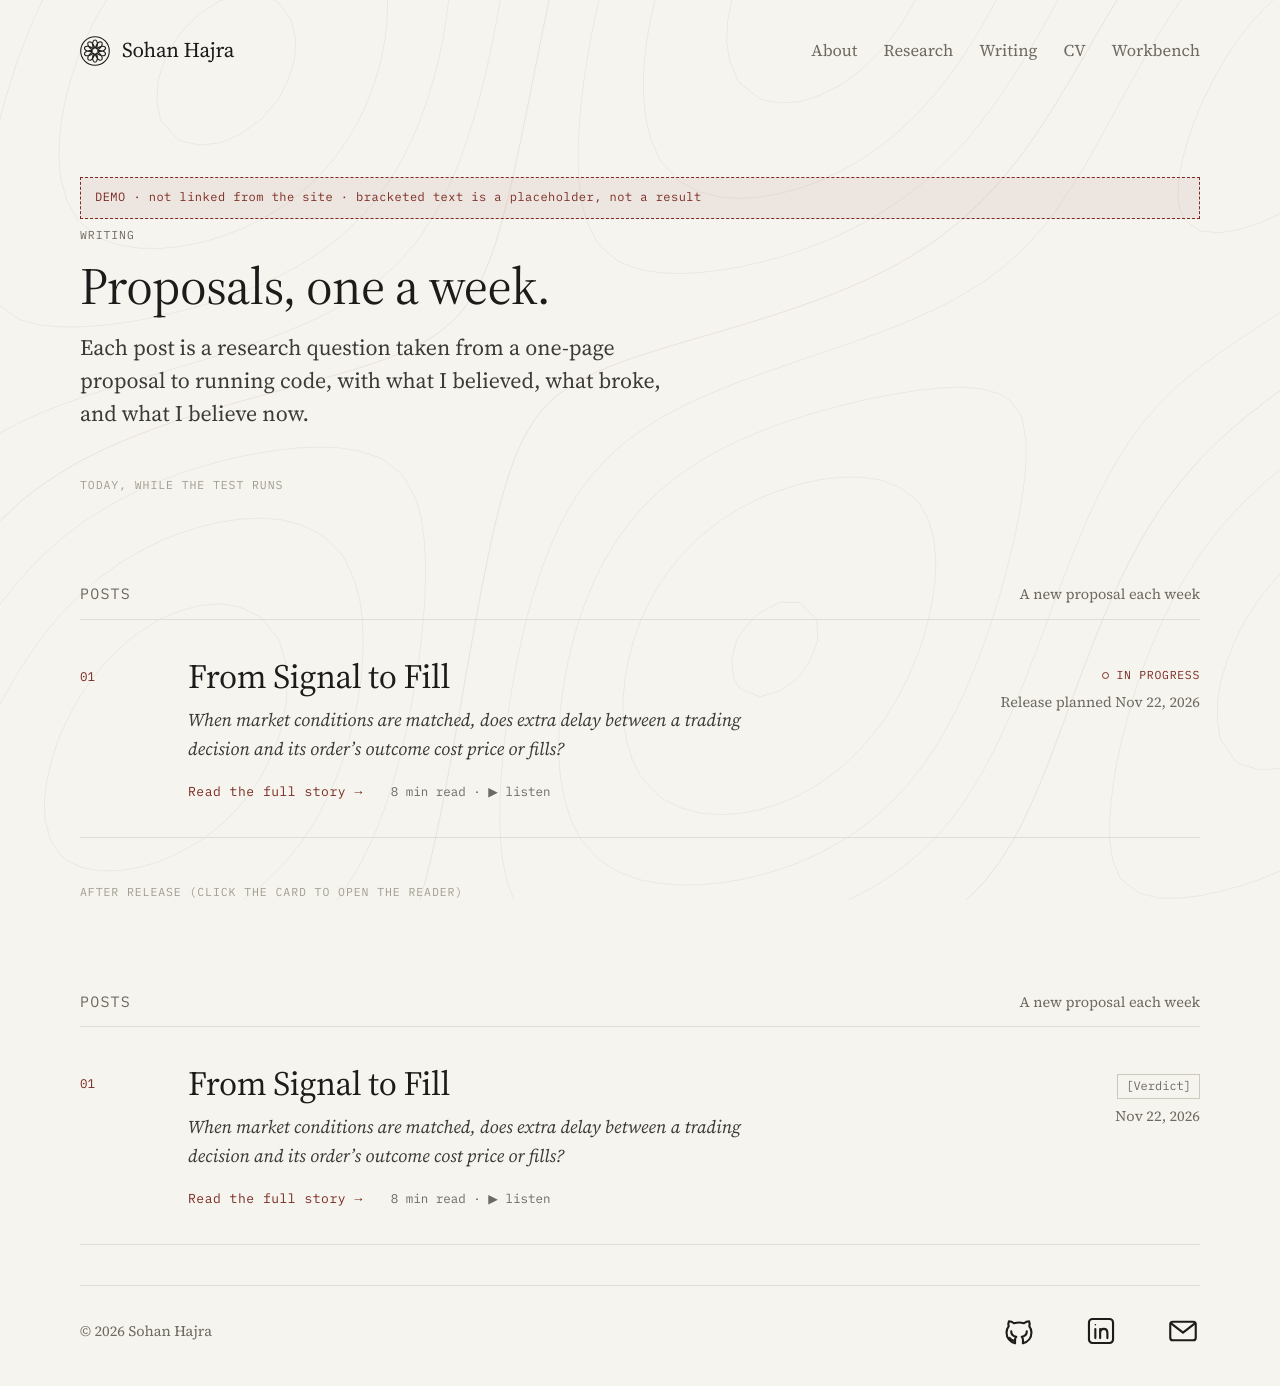
<file: writing-demo.html>
<!doctype html>
<html lang="en"><head><meta charset="utf-8"><meta name="viewport" content="width=device-width, initial-scale=1">
<meta name="robots" content="noindex, nofollow">
<title>Writing card demo · Sohan Hajra</title>
<link rel="icon" href="favicon.svg" type="image/svg+xml">
<link rel="stylesheet" href="assets/fonts.css"><link rel="stylesheet" href="assets/styles.css">
<script src="assets/ambient.js" defer></script>
<style>
.demo-note { font-family: var(--mono); font-size: 12px; letter-spacing:.04em; color: var(--accent); background: var(--accent-wash); border:1px dashed var(--accent); padding: 10px 14px; margin: 28px 0 8px; }
.state { font-family: var(--mono); font-size: 11.5px; letter-spacing:.08em; text-transform: uppercase; color: var(--faint); margin: 46px 0 0; }
.card2 { position: relative; transition: background .3s var(--ease); }
.card2:hover { background: linear-gradient(90deg, transparent, var(--accent-wash) 12%, var(--accent-wash) 88%, transparent); }
.card2:hover h3 a { color: var(--accent); }
.card2 .stretch::after { content:""; position:absolute; inset:0; z-index:1; }
.card2 .q { color: var(--ink-2); font-style: italic; max-width: 38rem; margin-bottom: 18px; }
.htv { display:grid; grid-template-columns: 112px minmax(0,1fr); gap: 8px 18px; margin: 0 0 20px; max-width: 42rem; font-size: 16.5px; }
.htv dt { font-family: var(--mono); font-size: 11.5px; letter-spacing:.08em; text-transform: uppercase; color: var(--muted); padding-top: 5px; }
.htv dd { margin:0; color: var(--ink-2); line-height:1.5; }
.pending { color: var(--faint); font-style: italic; }
.chip { font-family: var(--mono); font-size: 12px; border:1px solid var(--line-strong); padding: 2px 8px; color: var(--muted); }
.card2 .row { display:flex; flex-wrap:wrap; align-items:baseline; gap: 8px 28px; }
.cta { font-family: var(--mono); font-size: 13px; letter-spacing:.04em; color: var(--accent); }
.sec { position:relative; z-index:2; display:flex; flex-wrap:wrap; gap: 4px 18px; font-size: 15px; color: var(--muted); }
.rt { font-family: var(--mono); font-size: 12.5px; color: var(--muted); }
.status.done { color: var(--ink-2); }
@media (max-width: 720px) { .htv { grid-template-columns: 1fr; gap: 2px; } .htv dd { margin-bottom: 10px; } }
</style></head>
<body data-page="other">
<div class="ambient" aria-hidden="true"><canvas id="ambient"></canvas></div>
<div class="site">
<header class="site-header"><a class="brand" href="index.html#about" aria-label="Sohan Hajra, home"><svg class="sigil" viewBox="0 0 64 64" aria-hidden="true" focusable="false"><circle class="sigil-ring" cx="32" cy="32" r="30.5"/><path class="sigil-rose" pathLength="10" d="M35 26.8C35.8 25 36.4 23.1 36.8 21.3C37.1 19.5 37.2 17.8 37.1 16.2C37 14.7 36.7 13.3 36.2 12.1C35.8 11 35.1 10 34.4 9.4C33.6 8.8 32.8 8.5 32 8.5C31.2 8.5 30.4 8.8 29.6 9.4C28.9 10 28.2 11 27.8 12.1C27.3 13.3 27 14.7 26.9 16.2C26.8 17.8 26.9 19.5 27.2 21.3C27.6 23.1 28.2 25 29 26.8M36 36.5C37.5 37.8 39.1 38.9 40.7 39.8C42.3 40.7 43.9 41.4 45.4 41.8C46.9 42.1 48.4 42.3 49.6 42.2C50.9 42.1 51.9 41.7 52.7 41.2C53.5 40.7 54.1 40 54.3 39.3C54.6 38.5 54.6 37.6 54.2 36.7C53.8 35.8 53.2 34.9 52.2 34.1C51.3 33.3 50 32.6 48.6 32C47.1 31.4 45.4 31 43.6 30.8C41.8 30.5 39.9 30.5 37.9 30.7M26.5 34.4C24.8 35.4 23.2 36.6 21.9 37.8C20.5 39.1 19.4 40.4 18.6 41.7C17.7 43.1 17.2 44.4 16.9 45.6C16.6 46.8 16.6 47.9 16.8 48.9C17 49.8 17.5 50.5 18.2 51C18.9 51.5 19.7 51.7 20.7 51.7C21.6 51.6 22.7 51.2 23.7 50.6C24.8 49.9 25.9 49 26.9 47.8C27.9 46.6 28.8 45.1 29.6 43.4C30.4 41.8 31 39.9 31.4 38M31.4 26C31 24.1 30.4 22.2 29.6 20.6C28.8 18.9 27.9 17.4 26.9 16.2C25.9 15 24.8 14.1 23.7 13.4C22.7 12.8 21.6 12.4 20.7 12.3C19.7 12.3 18.9 12.5 18.2 13C17.5 13.5 17 14.2 16.8 15.1C16.6 16.1 16.6 17.2 16.9 18.4C17.2 19.6 17.7 20.9 18.6 22.3C19.4 23.6 20.5 24.9 21.9 26.2C23.2 27.4 24.8 28.6 26.5 29.6M37.9 33.3C39.9 33.5 41.8 33.5 43.6 33.2C45.4 33 47.1 32.6 48.6 32C50 31.4 51.3 30.7 52.2 29.9C53.2 29.1 53.8 28.2 54.2 27.3C54.6 26.4 54.6 25.5 54.3 24.7C54.1 24 53.5 23.3 52.7 22.8C51.9 22.3 50.9 21.9 49.6 21.8C48.4 21.7 46.9 21.9 45.4 22.2C43.9 22.6 42.3 23.3 40.7 24.2C39.1 25.1 37.5 26.2 36 27.5M29 37.2C28.2 39 27.6 40.9 27.2 42.7C26.9 44.5 26.8 46.2 26.9 47.8C27 49.3 27.3 50.7 27.8 51.9C28.2 53 28.9 54 29.6 54.6C30.4 55.2 31.2 55.5 32 55.5C32.8 55.5 33.6 55.2 34.4 54.6C35.1 54 35.8 53 36.2 51.9C36.7 50.7 37 49.3 37.1 47.8C37.2 46.2 37.1 44.5 36.8 42.7C36.4 40.9 35.8 39 35 37.2M28 27.5C26.5 26.2 24.9 25.1 23.3 24.2C21.7 23.3 20.1 22.6 18.6 22.2C17.1 21.9 15.6 21.7 14.4 21.8C13.1 21.9 12.1 22.3 11.3 22.8C10.5 23.3 9.9 24 9.7 24.7C9.4 25.5 9.4 26.4 9.8 27.3C10.2 28.2 10.8 29.1 11.8 29.9C12.7 30.7 14 31.4 15.4 32C16.9 32.6 18.6 33 20.4 33.2C22.2 33.5 24.1 33.5 26.1 33.3M37.5 29.6C39.2 28.6 40.8 27.4 42.1 26.2C43.5 24.9 44.6 23.6 45.4 22.3C46.3 20.9 46.8 19.6 47.1 18.4C47.4 17.2 47.4 16.1 47.2 15.1C47 14.2 46.5 13.5 45.8 13C45.1 12.5 44.3 12.3 43.3 12.3C42.4 12.4 41.3 12.8 40.3 13.4C39.2 14.1 38.1 15 37.1 16.2C36.1 17.4 35.2 18.9 34.4 20.6C33.6 22.2 33 24.1 32.6 26M32.6 38C33 39.9 33.6 41.8 34.4 43.4C35.2 45.1 36.1 46.6 37.1 47.8C38.1 49 39.2 49.9 40.3 50.6C41.3 51.2 42.4 51.6 43.3 51.7C44.3 51.7 45.1 51.5 45.8 51C46.5 50.5 47 49.8 47.2 48.9C47.4 47.9 47.4 46.8 47.1 45.6C46.8 44.4 46.3 43.1 45.4 41.7C44.6 40.4 43.5 39.1 42.1 37.8C40.8 36.6 39.2 35.4 37.5 34.4M26.1 30.7C24.1 30.5 22.2 30.5 20.4 30.8C18.6 31 16.9 31.4 15.4 32C14 32.6 12.7 33.3 11.8 34.1C10.8 34.9 10.2 35.8 9.8 36.7C9.4 37.6 9.4 38.5 9.7 39.3C9.9 40 10.5 40.7 11.3 41.2C12.1 41.7 13.1 42.1 14.4 42.2C15.6 42.3 17.1 42.1 18.6 41.8C20.1 41.4 21.7 40.7 23.3 39.8C24.9 38.9 26.5 37.8 28 36.5"/></svg><span class="wordmark">Sohan Hajra</span></a><nav class="primary-nav" aria-label="Primary"><a href="index.html#about">About</a><a href="index.html#research">Research</a><a href="index.html#writing">Writing</a><a href="index.html#cv">CV</a><a href="index.html#workbench">Workbench</a></nav></header>
<main id="main">
<section class="page-section" style="display:block">
<p class="demo-note">DEMO · not linked from the site · bracketed text is a placeholder, not a result</p>
<p class="kicker">Writing</p>
<h1 class="section-title">Proposals, one a week.</h1>
<p class="section-lede">Each post is a research question taken from a one-page proposal to running code, with what I believed, what broke, and what I believe now.</p>
<p class="state">Today, while the test runs</p>
<div class="group"><div class="group-head"><h2>Posts</h2><span class="aside">A new proposal each week</span></div>
<ol class="posts"><li class="post card2">
  <div class="entry-index">01</div>
  <div>
    <h3><a class="stretch" href="writing/01-signal-to-fill.html">From Signal to Fill</a></h3>
    <p class="q">When market conditions are matched, does extra delay between a trading decision and its order&rsquo;s outcome cost price or fills?</p>
    <div class="row"><span class="cta">Read the full story <span aria-hidden="true">→</span></span><span class="rt">8 min read · <span aria-hidden="true">▶</span> listen</span></div>
  </div>
  <div class="meta"><span class="status live">In progress</span><span>Release planned Nov 22, 2026</span></div>
</li></ol></div>
<p class="state">After release (click the card to open the reader)</p>
<div class="group"><div class="group-head"><h2>Posts</h2><span class="aside">A new proposal each week</span></div>
<ol class="posts"><li class="post card2">
  <div class="entry-index">01</div>
  <div>
    <h3><a class="stretch" href="writing/01-signal-to-fill.html">From Signal to Fill</a></h3>
    <p class="q">When market conditions are matched, does extra delay between a trading decision and its order&rsquo;s outcome cost price or fills?</p>
    <div class="row"><span class="cta">Read the full story <span aria-hidden="true">→</span></span><span class="rt">8 min read · <span aria-hidden="true">▶</span> listen</span></div>
  </div>
  <div class="meta"><span class="chip">[Verdict]</span><span>Nov 22, 2026</span></div>
</li></ol></div>
</section></main>
<footer class="site-footer"><span>© <span data-year>2026</span> Sohan Hajra</span><ul class="social" aria-label="Elsewhere"><li><a href="https://github.com/sohanHajra" target="_blank" rel="noopener" title="GitHub"><svg class="icon" viewBox="0 0 24 24" aria-hidden="true" focusable="false"><path d="M9.2 20.6c-3.6-.9-6-3.9-6-7.6 0-1.6.5-3.1 1.5-4.3-.3-1.1-.3-2.4.2-3.6 1.3 0 2.6.6 3.6 1.4 1.1-.3 2.3-.5 3.5-.5s2.4.2 3.5.5c1-.8 2.3-1.4 3.6-1.4.5 1.2.5 2.5.2 3.6 1 1.2 1.5 2.7 1.5 4.3 0 3.7-2.4 6.7-6 7.6"/><path d="M14.8 20.6v-2.4c0-.9-.3-1.6-.9-2.1 2.1-.3 3.6-1.5 3.6-3.9"/><path d="M9.2 20.6v-2.4c0-.9.3-1.6.9-2.1-2.1-.3-3.6-1.5-3.6-3.9"/><path d="M9.2 18.7c-2.3.5-3.1-.7-3.9-1.9"/></svg><span class="visually-hidden">GitHub</span><span class="visually-hidden"> (opens in a new tab)</span></a></li><li><a href="https://www.linkedin.com/in/sohan-hajra/" target="_blank" rel="noopener" title="LinkedIn"><svg class="icon" viewBox="0 0 24 24" aria-hidden="true" focusable="false"><rect x="3.5" y="3.5" width="17" height="17" rx="2.5"/><path d="M8 10.6V17"/><circle cx="8" cy="7.6" r=".55" fill="currentColor"/><path d="M11.4 17v-6.4M11.4 13.4c0-1.7 1.1-2.9 2.6-2.9s2.5 1.1 2.5 2.9V17"/></svg><span class="visually-hidden">LinkedIn</span><span class="visually-hidden"> (opens in a new tab)</span></a></li><li><a href="mailto:sohancollege27@gmail.com" title="Email"><svg class="icon" viewBox="0 0 24 24" aria-hidden="true" focusable="false"><rect x="3" y="5.5" width="18" height="13" rx="1.8"/><path d="m3.6 6.6 8.4 6.6 8.4-6.6"/></svg><span class="visually-hidden">Email sohancollege27@gmail.com</span></a></li></ul></footer>
</div></body></html>
</file>
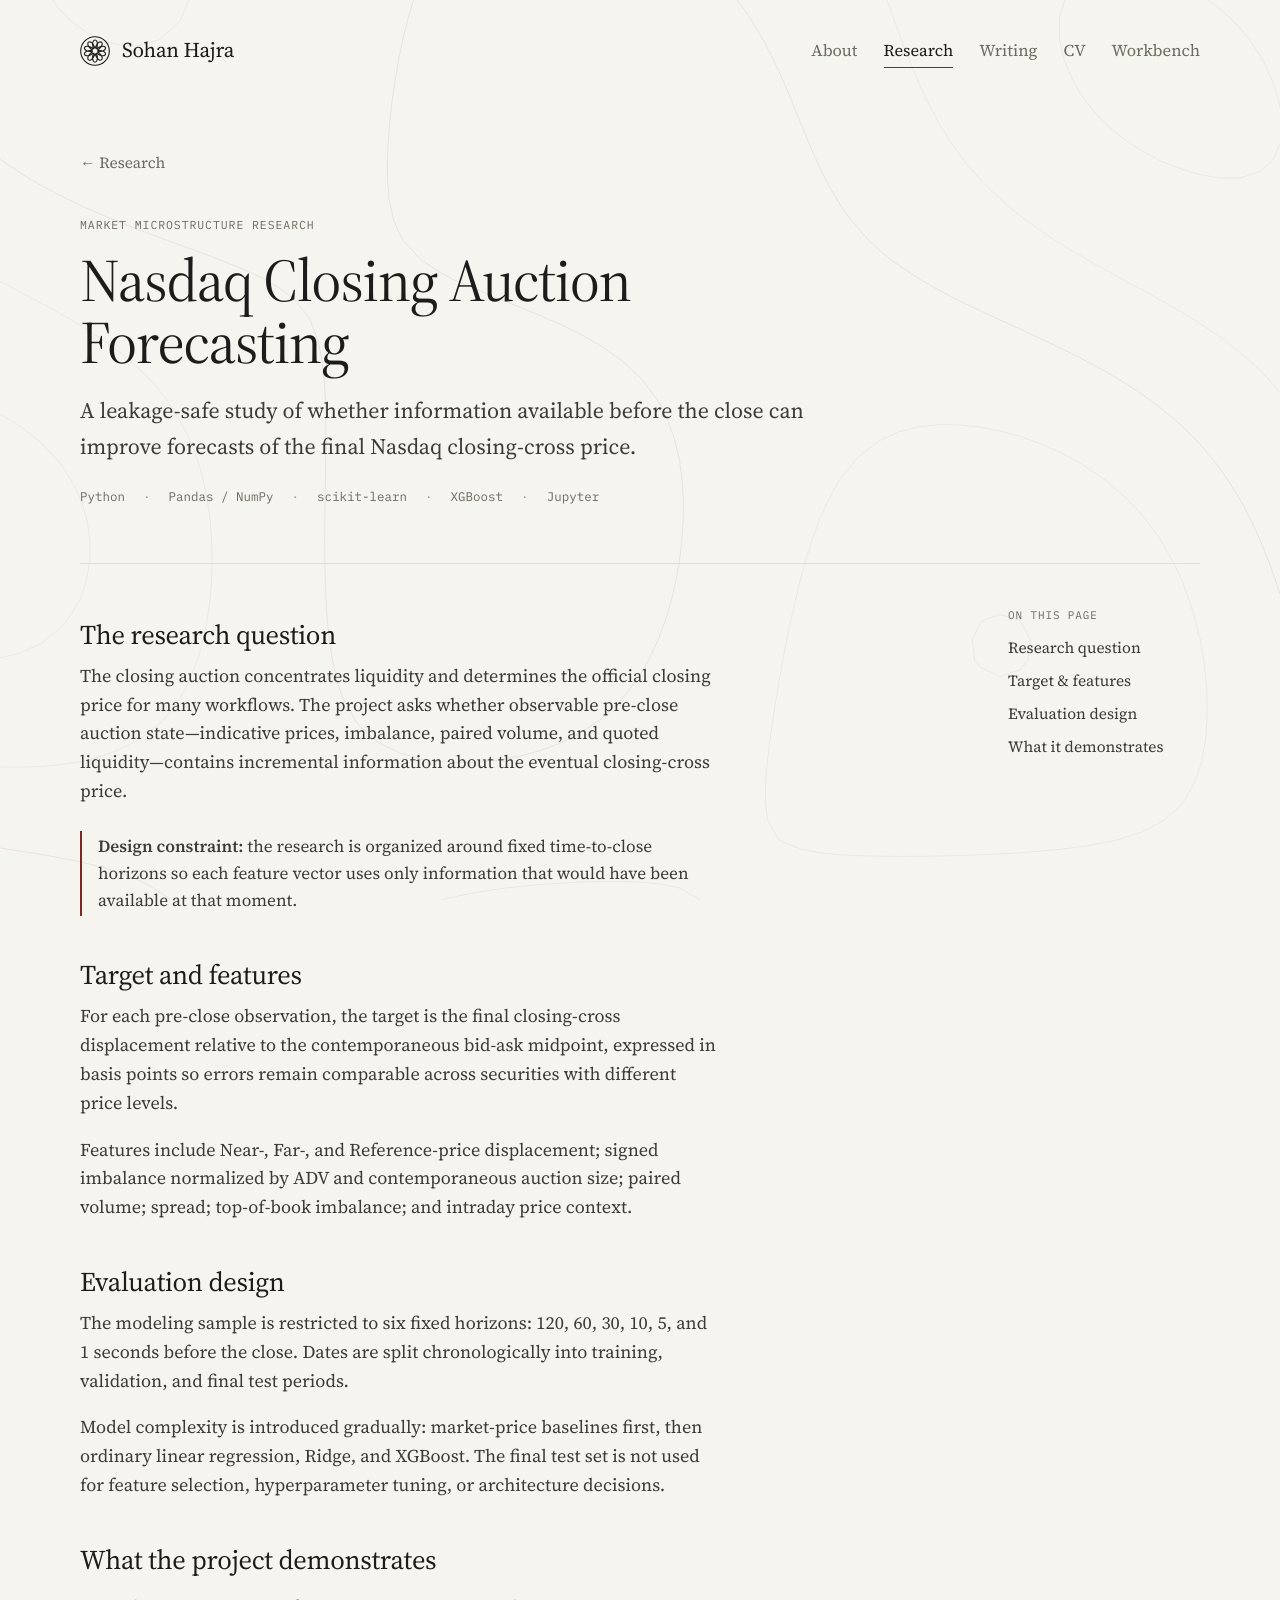
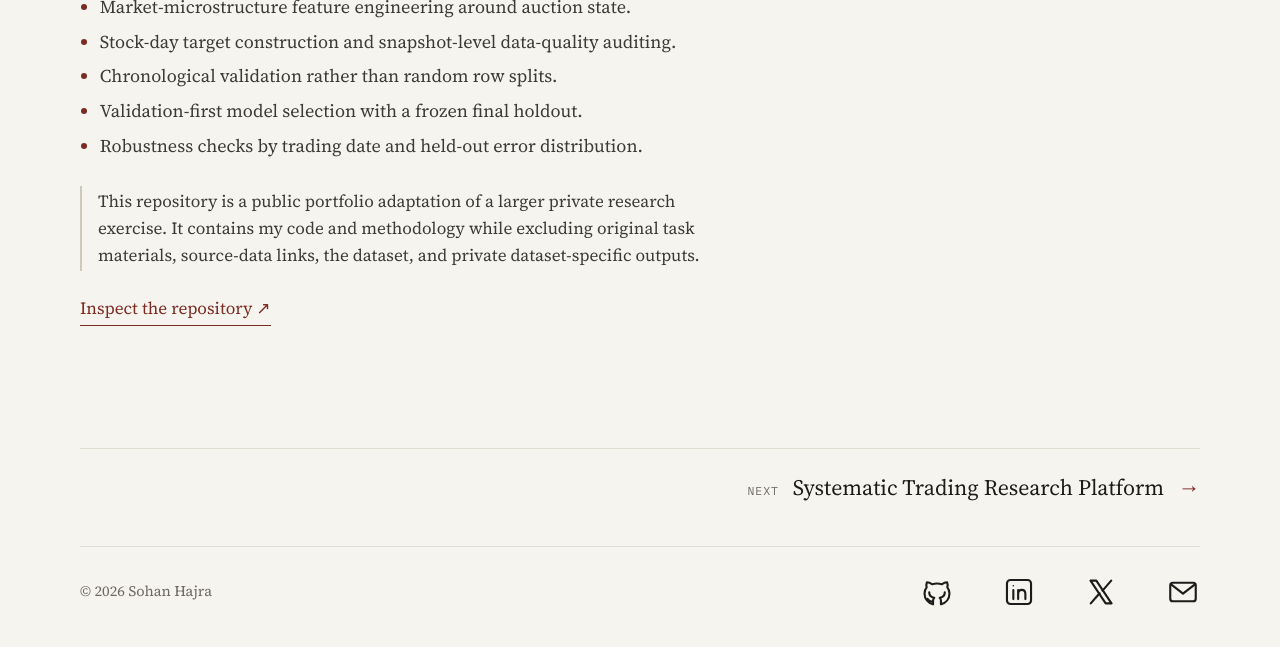
<file: research/nasdaq.html>
<!doctype html><html lang="en"><head><meta charset="utf-8"><meta name="viewport" content="width=device-width,initial-scale=1"><title>Nasdaq Closing Auction Research — Sohan Hajra</title><meta name="description" content="Research overview of Sohan Hajra's Nasdaq closing-auction forecasting project."><link rel="icon" href="../favicon.svg" type="image/svg+xml"><meta name="theme-color" content="#f6f4ee"><link rel="preload" href="../assets/fonts/sourceserif4-normal-300-600-latin.woff2" as="font" type="font/woff2" crossorigin><link rel="stylesheet" href="../assets/fonts.css"><link rel="stylesheet" href="../assets/styles.css"><script src="../assets/ambient.js" defer></script><link rel="canonical" href="https://sohanhajra.github.io/research/nasdaq.html"><meta name="author" content="Sohan Hajra"><meta property="og:title" content="Nasdaq Closing Auction Forecasting"><meta property="og:type" content="article"><meta property="og:description" content="Research overview of Sohan Hajra&#x27;s Nasdaq closing-auction forecasting project."><meta property="og:url" content="https://sohanhajra.github.io/research/nasdaq.html"><meta property="og:image" content="https://sohanhajra.github.io/assets/og.jpg"><meta name="twitter:card" content="summary_large_image"><script type="application/ld+json">{"@context": "https://schema.org", "@type": "Article", "headline": "Nasdaq Closing Auction Forecasting", "description": "Research overview of Sohan Hajra's Nasdaq closing-auction forecasting project.", "url": "https://sohanhajra.github.io/research/nasdaq.html", "mainEntityOfPage": "https://sohanhajra.github.io/research/nasdaq.html", "author": {"@type": "Person", "@id": "https://sohanhajra.github.io/#person", "name": "Sohan Hajra", "url": "https://sohanhajra.github.io/"}, "image": "https://sohanhajra.github.io/assets/og.jpg", "isPartOf": {"@id": "https://sohanhajra.github.io/#website"}}</script></head><body>
<a class="skip-link" href="#main">Skip to content</a>
<div class="ambient" aria-hidden="true"><canvas id="ambient"></canvas></div>
<div class="site">
<header class="site-header"><a class="brand" href="../index.html#about" aria-label="Sohan Hajra, home"><svg class="sigil" viewBox="0 0 64 64" aria-hidden="true" focusable="false"><circle class="sigil-ring" cx="32" cy="32" r="30.5"/><path class="sigil-rose" pathLength="10" d="M35 26.8C35.8 25 36.4 23.1 36.8 21.3C37.1 19.5 37.2 17.8 37.1 16.2C37 14.7 36.7 13.3 36.2 12.1C35.8 11 35.1 10 34.4 9.4C33.6 8.8 32.8 8.5 32 8.5C31.2 8.5 30.4 8.8 29.6 9.4C28.9 10 28.2 11 27.8 12.1C27.3 13.3 27 14.7 26.9 16.2C26.8 17.8 26.9 19.5 27.2 21.3C27.6 23.1 28.2 25 29 26.8M36 36.5C37.5 37.8 39.1 38.9 40.7 39.8C42.3 40.7 43.9 41.4 45.4 41.8C46.9 42.1 48.4 42.3 49.6 42.2C50.9 42.1 51.9 41.7 52.7 41.2C53.5 40.7 54.1 40 54.3 39.3C54.6 38.5 54.6 37.6 54.2 36.7C53.8 35.8 53.2 34.9 52.2 34.1C51.3 33.3 50 32.6 48.6 32C47.1 31.4 45.4 31 43.6 30.8C41.8 30.5 39.9 30.5 37.9 30.7M26.5 34.4C24.8 35.4 23.2 36.6 21.9 37.8C20.5 39.1 19.4 40.4 18.6 41.7C17.7 43.1 17.2 44.4 16.9 45.6C16.6 46.8 16.6 47.9 16.8 48.9C17 49.8 17.5 50.5 18.2 51C18.9 51.5 19.7 51.7 20.7 51.7C21.6 51.6 22.7 51.2 23.7 50.6C24.8 49.9 25.9 49 26.9 47.8C27.9 46.6 28.8 45.1 29.6 43.4C30.4 41.8 31 39.9 31.4 38M31.4 26C31 24.1 30.4 22.2 29.6 20.6C28.8 18.9 27.9 17.4 26.9 16.2C25.9 15 24.8 14.1 23.7 13.4C22.7 12.8 21.6 12.4 20.7 12.3C19.7 12.3 18.9 12.5 18.2 13C17.5 13.5 17 14.2 16.8 15.1C16.6 16.1 16.6 17.2 16.9 18.4C17.2 19.6 17.7 20.9 18.6 22.3C19.4 23.6 20.5 24.9 21.9 26.2C23.2 27.4 24.8 28.6 26.5 29.6M37.9 33.3C39.9 33.5 41.8 33.5 43.6 33.2C45.4 33 47.1 32.6 48.6 32C50 31.4 51.3 30.7 52.2 29.9C53.2 29.1 53.8 28.2 54.2 27.3C54.6 26.4 54.6 25.5 54.3 24.7C54.1 24 53.5 23.3 52.7 22.8C51.9 22.3 50.9 21.9 49.6 21.8C48.4 21.7 46.9 21.9 45.4 22.2C43.9 22.6 42.3 23.3 40.7 24.2C39.1 25.1 37.5 26.2 36 27.5M29 37.2C28.2 39 27.6 40.9 27.2 42.7C26.9 44.5 26.8 46.2 26.9 47.8C27 49.3 27.3 50.7 27.8 51.9C28.2 53 28.9 54 29.6 54.6C30.4 55.2 31.2 55.5 32 55.5C32.8 55.5 33.6 55.2 34.4 54.6C35.1 54 35.8 53 36.2 51.9C36.7 50.7 37 49.3 37.1 47.8C37.2 46.2 37.1 44.5 36.8 42.7C36.4 40.9 35.8 39 35 37.2M28 27.5C26.5 26.2 24.9 25.1 23.3 24.2C21.7 23.3 20.1 22.6 18.6 22.2C17.1 21.9 15.6 21.7 14.4 21.8C13.1 21.9 12.1 22.3 11.3 22.8C10.5 23.3 9.9 24 9.7 24.7C9.4 25.5 9.4 26.4 9.8 27.3C10.2 28.2 10.8 29.1 11.8 29.9C12.7 30.7 14 31.4 15.4 32C16.9 32.6 18.6 33 20.4 33.2C22.2 33.5 24.1 33.5 26.1 33.3M37.5 29.6C39.2 28.6 40.8 27.4 42.1 26.2C43.5 24.9 44.6 23.6 45.4 22.3C46.3 20.9 46.8 19.6 47.1 18.4C47.4 17.2 47.4 16.1 47.2 15.1C47 14.2 46.5 13.5 45.8 13C45.1 12.5 44.3 12.3 43.3 12.3C42.4 12.4 41.3 12.8 40.3 13.4C39.2 14.1 38.1 15 37.1 16.2C36.1 17.4 35.2 18.9 34.4 20.6C33.6 22.2 33 24.1 32.6 26M32.6 38C33 39.9 33.6 41.8 34.4 43.4C35.2 45.1 36.1 46.6 37.1 47.8C38.1 49 39.2 49.9 40.3 50.6C41.3 51.2 42.4 51.6 43.3 51.7C44.3 51.7 45.1 51.5 45.8 51C46.5 50.5 47 49.8 47.2 48.9C47.4 47.9 47.4 46.8 47.1 45.6C46.8 44.4 46.3 43.1 45.4 41.7C44.6 40.4 43.5 39.1 42.1 37.8C40.8 36.6 39.2 35.4 37.5 34.4M26.1 30.7C24.1 30.5 22.2 30.5 20.4 30.8C18.6 31 16.9 31.4 15.4 32C14 32.6 12.7 33.3 11.8 34.1C10.8 34.9 10.2 35.8 9.8 36.7C9.4 37.6 9.4 38.5 9.7 39.3C9.9 40 10.5 40.7 11.3 41.2C12.1 41.7 13.1 42.1 14.4 42.2C15.6 42.3 17.1 42.1 18.6 41.8C20.1 41.4 21.7 40.7 23.3 39.8C24.9 38.9 26.5 37.8 28 36.5"/></svg><span class="wordmark">Sohan Hajra</span></a><nav class="primary-nav" aria-label="Primary"><a href="../index.html#about">About</a><a href="../index.html#research" aria-current="page">Research</a><a href="../index.html#writing">Writing</a><a href="../index.html#cv">CV</a><a href="../index.html#workbench">Workbench</a></nav></header>
<main id="main" tabindex="-1"><header class="article-head"><a class="back" href="../index.html#research">← Research</a><p class="kicker">Market microstructure research</p><h1>Nasdaq Closing Auction Forecasting</h1><p class="research-lede">A leakage-safe study of whether information available before the close can improve forecasts of the final Nasdaq closing-cross price.</p><div class="meta-row"><span class="meta-pill">Python</span><span class="meta-pill">Pandas / NumPy</span><span class="meta-pill">scikit-learn</span><span class="meta-pill">XGBoost</span><span class="meta-pill">Jupyter</span></div></header>
<div class="article"><article class="article-main">
<h2 id="question">The research question</h2><p>The closing auction concentrates liquidity and determines the official closing price for many workflows. The project asks whether observable pre-close auction state—indicative prices, imbalance, paired volume, and quoted liquidity—contains incremental information about the eventual closing-cross price.</p>
<div class="callout"><strong>Design constraint:</strong> the research is organized around fixed time-to-close horizons so each feature vector uses only information that would have been available at that moment.</div>
<h2 id="target">Target and features</h2><p>For each pre-close observation, the target is the final closing-cross displacement relative to the contemporaneous bid-ask midpoint, expressed in basis points so errors remain comparable across securities with different price levels.</p><p>Features include Near-, Far-, and Reference-price displacement; signed imbalance normalized by ADV and contemporaneous auction size; paired volume; spread; top-of-book imbalance; and intraday price context.</p>
<h2 id="evaluation">Evaluation design</h2><p>The modeling sample is restricted to six fixed horizons: 120, 60, 30, 10, 5, and 1 seconds before the close. Dates are split chronologically into training, validation, and final test periods.</p><p>Model complexity is introduced gradually: market-price baselines first, then ordinary linear regression, Ridge, and XGBoost. The final test set is not used for feature selection, hyperparameter tuning, or architecture decisions.</p>
<h2 id="lesson">What the project demonstrates</h2><ul><li>Market-microstructure feature engineering around auction state.</li><li>Stock-day target construction and snapshot-level data-quality auditing.</li><li>Chronological validation rather than random row splits.</li><li>Validation-first model selection with a frozen final holdout.</li><li>Robustness checks by trading date and held-out error distribution.</li></ul>
<p class="notice">This repository is a public portfolio adaptation of a larger private research exercise. It contains my code and methodology while excluding original task materials, source-data links, the dataset, and private dataset-specific outputs.</p>
<p><a class="button primary" href="https://github.com/sohanHajra/nasdaq-closing-auction-research" target="_blank" rel="noopener">Inspect the repository ↗</a></p>
</article><aside class="sidebar"><strong>On this page</strong><a href="#question">Research question</a><a href="#target">Target & features</a><a href="#evaluation">Evaluation design</a><a href="#lesson">What it demonstrates</a></aside></div>
<div class="next"><a href="systematic-trading.html"><span class="label">Next</span>Systematic Trading Research Platform <span class="arrow" aria-hidden="true">→</span></a></div></main>
<footer class="site-footer"><span>© <span data-year>2026</span> Sohan Hajra</span><ul class="social" aria-label="Elsewhere"><li><a href="https://github.com/sohanHajra" target="_blank" rel="noopener" title="GitHub"><svg class="icon" viewBox="0 0 24 24" aria-hidden="true" focusable="false"><path d="M9.2 20.6c-3.6-.9-6-3.9-6-7.6 0-1.6.5-3.1 1.5-4.3-.3-1.1-.3-2.4.2-3.6 1.3 0 2.6.6 3.6 1.4 1.1-.3 2.3-.5 3.5-.5s2.4.2 3.5.5c1-.8 2.3-1.4 3.6-1.4.5 1.2.5 2.5.2 3.6 1 1.2 1.5 2.7 1.5 4.3 0 3.7-2.4 6.7-6 7.6"/><path d="M14.8 20.6v-2.4c0-.9-.3-1.6-.9-2.1 2.1-.3 3.6-1.5 3.6-3.9"/><path d="M9.2 20.6v-2.4c0-.9.3-1.6.9-2.1-2.1-.3-3.6-1.5-3.6-3.9"/><path d="M9.2 18.7c-2.3.5-3.1-.7-3.9-1.9"/></svg><span class="visually-hidden">GitHub</span><span class="visually-hidden"> (opens in a new tab)</span></a></li><li><a href="https://www.linkedin.com/in/sohan-hajra/" target="_blank" rel="noopener" title="LinkedIn"><svg class="icon" viewBox="0 0 24 24" aria-hidden="true" focusable="false"><rect x="3.5" y="3.5" width="17" height="17" rx="2.5"/><path d="M8 10.6V17"/><circle cx="8" cy="7.6" r=".55" fill="currentColor"/><path d="M11.4 17v-6.4M11.4 13.4c0-1.7 1.1-2.9 2.6-2.9s2.5 1.1 2.5 2.9V17"/></svg><span class="visually-hidden">LinkedIn</span><span class="visually-hidden"> (opens in a new tab)</span></a></li><li><a href="https://x.com/sohan_hajra" target="_blank" rel="noopener" title="X"><svg class="icon" viewBox="0 0 24 24" aria-hidden="true" focusable="false"><path d="M4.6 4h4.1l10.7 16h-4.1z"/><path d="M19.2 4l-6.1 7M4.8 20l6.2-7.1"/></svg><span class="visually-hidden">X</span><span class="visually-hidden"> (opens in a new tab)</span></a></li><li><a href="mailto:sohancollege27@gmail.com" title="Email"><svg class="icon" viewBox="0 0 24 24" aria-hidden="true" focusable="false"><rect x="3" y="5.5" width="18" height="13" rx="1.8"/><path d="m3.6 6.6 8.4 6.6 8.4-6.6"/></svg><span class="visually-hidden">Email sohancollege27@gmail.com</span></a></li></ul></footer>
</div>
</body></html>
</file>
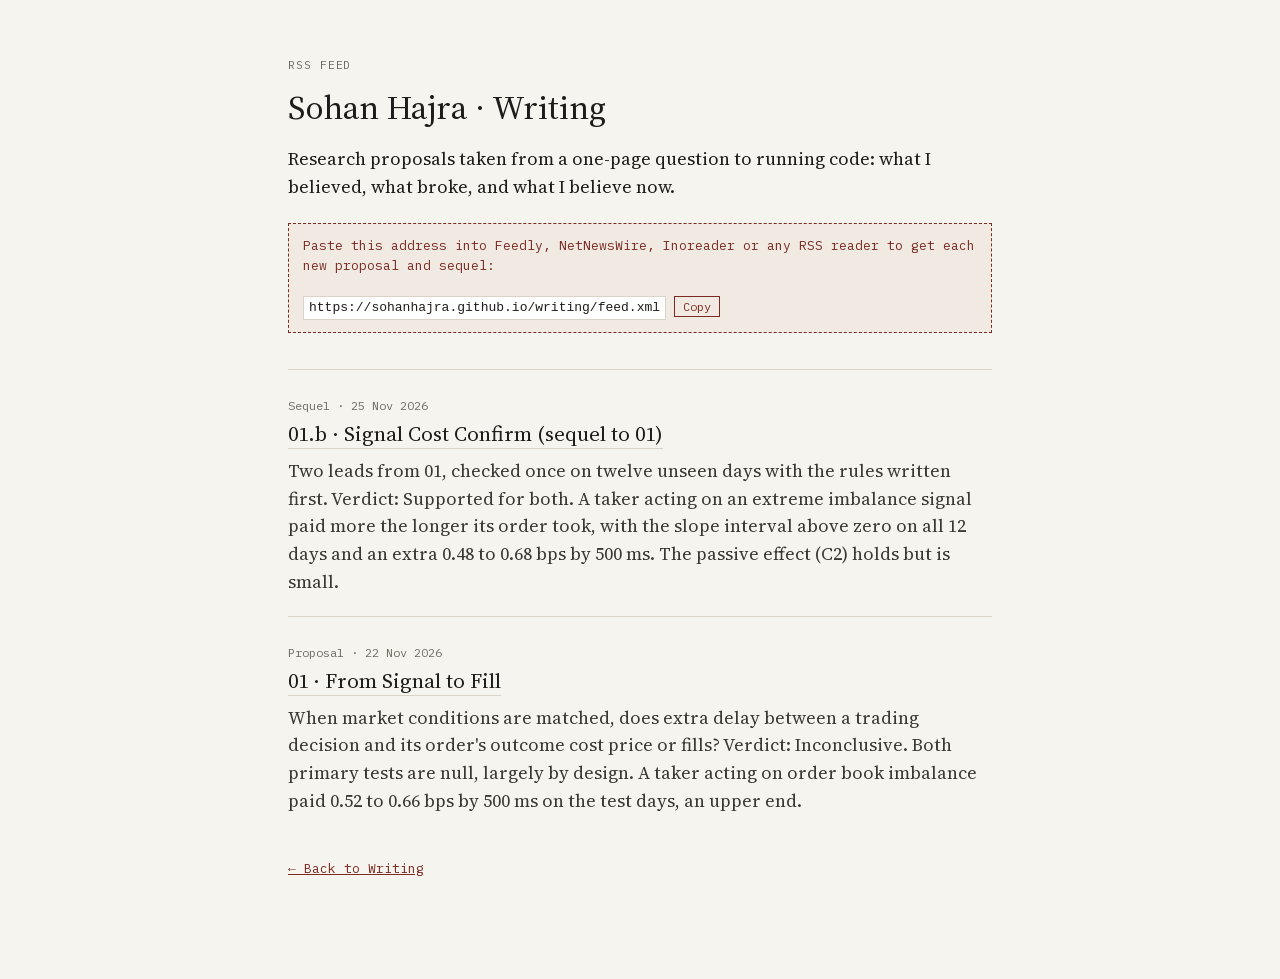
<file: writing/feed.html>
<!doctype html>
<html lang="en"><head><meta charset="utf-8"><meta name="viewport" content="width=device-width, initial-scale=1">
<meta name="robots" content="noindex">
<title>RSS · Sohan Hajra · Writing</title>
<link rel="alternate" type="application/rss+xml" title="Sohan Hajra · Writing" href="feed.xml">
<link rel="stylesheet" href="../assets/fonts.css">
<style>
body{margin:0;background:#f6f4ee;color:#1d1c1a;font-family:"Source Serif 4",Georgia,serif;font-size:18px;line-height:1.55}
main{max-width:44rem;margin:0 auto;padding:56px 24px 80px}
.k{font-family:"IBM Plex Mono",monospace;font-size:11.5px;letter-spacing:.08em;text-transform:uppercase;color:#6d6a63;margin:0 0 14px}
h1{font-weight:400;font-size:34px;line-height:1.15;margin:0 0 12px}
.box{font-family:"IBM Plex Mono",monospace;font-size:13px;border:1px dashed #7b2b23;color:#7b2b23;background:rgba(123,43,35,.05);padding:12px 14px;margin:22px 0 36px}
.box code{user-select:all;display:inline-block;max-width:100%;box-sizing:border-box;overflow-wrap:anywhere;word-break:break-all;background:#fff;padding:1px 5px;border:1px solid #d9d4c7;color:#1d1c1a}
ol{list-style:none;margin:0;padding:0}
li{border-top:1px solid #d9d4c7;padding:20px 0}
li .m{font-family:"IBM Plex Mono",monospace;font-size:12px;color:#6d6a63}
li a{color:#1d1c1a;text-decoration:none;border-bottom:1px solid #d9d4c7;font-size:21px}
li a:hover{color:#7b2b23;border-color:#7b2b23}
li p{margin:6px 0 0;color:#3a3833}
.back{font-family:"IBM Plex Mono",monospace;font-size:13px;color:#7b2b23}

.copy{font-family:"IBM Plex Mono",monospace;font-size:12px;margin-left:8px;padding:2px 8px;border:1px solid #7b2b23;background:transparent;color:#7b2b23;cursor:pointer}
.copy:hover{background:rgba(123,43,35,.08)}
@media (max-width:720px){.copy{display:block;margin:12px 0 0}}
</style></head>
<body><main>
<p class="k">RSS feed</p>
<h1>Sohan Hajra · Writing</h1>
<p>Research proposals taken from a one-page question to running code: what I believed, what broke, and what I believe now.</p>
<div class="box">Paste this address into Feedly, NetNewsWire, Inoreader or any RSS reader to get each new proposal and sequel:<br><br><code id="u">https://sohanhajra.github.io/writing/feed.xml</code><button class="copy" id="c" type="button">Copy</button></div>
<ol>
<li><span class="m">Sequel · 25 Nov 2026</span><br>
<a href="01-signal-to-fill.html#s01b">01.b · Signal Cost Confirm (sequel to 01)</a>
<p>Two leads from 01, checked once on twelve unseen days with the rules written first. Verdict: Supported for both. A taker acting on an extreme imbalance signal paid more the longer its order took, with the slope interval above zero on all 12 days and an extra 0.48 to 0.68 bps by 500 ms. The passive effect (C2) holds but is small.</p></li>
<li><span class="m">Proposal · 22 Nov 2026</span><br>
<a href="01-signal-to-fill.html">01 · From Signal to Fill</a>
<p>When market conditions are matched, does extra delay between a trading decision and its order&#x27;s outcome cost price or fills? Verdict: Inconclusive. Both primary tests are null, largely by design. A taker acting on order book imbalance paid 0.52 to 0.66 bps by 500 ms on the test days, an upper end.</p></li>
</ol>
<p><a class="back" href="../index.html#writing">← Back to Writing</a></p>
</main>
<script>document.getElementById('c').onclick=function(){var b=this;navigator.clipboard.writeText('https://sohanhajra.github.io/writing/feed.xml').then(function(){b.textContent='Copied';setTimeout(function(){b.textContent='Copy'},1500)})};</script>
</body></html>
</file>
<file: assets/fonts.css>
/* Self-hosted subsets: Source Serif 4 (OFL) and IBM Plex Mono (OFL), via Google Fonts. */
@font-face{font-family:'IBM Plex Mono';font-style:normal;font-weight:400;font-display:swap;src:url(fonts/ibmplexmono-normal-400-latin.woff2) format('woff2');unicode-range:U+0000-00FF, U+0131, U+0152-0153, U+02BB-02BC, U+02C6, U+02DA, U+02DC, U+0304, U+0308, U+0329, U+2000-206F, U+20AC, U+2122, U+2191, U+2193, U+2212, U+2215, U+FEFF, U+FFFD;}
@font-face{font-family:'IBM Plex Mono';font-style:normal;font-weight:500;font-display:swap;src:url(fonts/ibmplexmono-normal-500-latin.woff2) format('woff2');unicode-range:U+0000-00FF, U+0131, U+0152-0153, U+02BB-02BC, U+02C6, U+02DA, U+02DC, U+0304, U+0308, U+0329, U+2000-206F, U+20AC, U+2122, U+2191, U+2193, U+2212, U+2215, U+FEFF, U+FFFD;}
@font-face{font-family:'Source Serif 4';font-style:italic;font-weight:300 500;font-display:swap;src:url(fonts/sourceserif4-italic-300-500-greek.woff2) format('woff2');unicode-range:U+0370-0377, U+037A-037F, U+0384-038A, U+038C, U+038E-03A1, U+03A3-03FF;}
@font-face{font-family:'Source Serif 4';font-style:italic;font-weight:300 500;font-display:swap;src:url(fonts/sourceserif4-italic-300-500-latin-ext.woff2) format('woff2');unicode-range:U+0100-02BA, U+02BD-02C5, U+02C7-02CC, U+02CE-02D7, U+02DD-02FF, U+0304, U+0308, U+0329, U+1D00-1DBF, U+1E00-1E9F, U+1EF2-1EFF, U+2020, U+20A0-20AB, U+20AD-20C4, U+2113, U+2C60-2C7F, U+A720-A7FF;}
@font-face{font-family:'Source Serif 4';font-style:italic;font-weight:300 500;font-display:swap;src:url(fonts/sourceserif4-italic-300-500-latin.woff2) format('woff2');unicode-range:U+0000-00FF, U+0131, U+0152-0153, U+02BB-02BC, U+02C6, U+02DA, U+02DC, U+0304, U+0308, U+0329, U+2000-206F, U+20AC, U+2122, U+2191, U+2193, U+2212, U+2215, U+FEFF, U+FFFD;}
@font-face{font-family:'Source Serif 4';font-style:normal;font-weight:300 600;font-display:swap;src:url(fonts/sourceserif4-normal-300-600-greek.woff2) format('woff2');unicode-range:U+0370-0377, U+037A-037F, U+0384-038A, U+038C, U+038E-03A1, U+03A3-03FF;}
@font-face{font-family:'Source Serif 4';font-style:normal;font-weight:300 600;font-display:swap;src:url(fonts/sourceserif4-normal-300-600-latin-ext.woff2) format('woff2');unicode-range:U+0100-02BA, U+02BD-02C5, U+02C7-02CC, U+02CE-02D7, U+02DD-02FF, U+0304, U+0308, U+0329, U+1D00-1DBF, U+1E00-1E9F, U+1EF2-1EFF, U+2020, U+20A0-20AB, U+20AD-20C4, U+2113, U+2C60-2C7F, U+A720-A7FF;}
@font-face{font-family:'Source Serif 4';font-style:normal;font-weight:300 600;font-display:swap;src:url(fonts/sourceserif4-normal-300-600-latin.woff2) format('woff2');unicode-range:U+0000-00FF, U+0131, U+0152-0153, U+02BB-02BC, U+02C6, U+02DA, U+02DC, U+0304, U+0308, U+0329, U+2000-206F, U+20AC, U+2122, U+2191, U+2193, U+2212, U+2215, U+FEFF, U+FFFD;}
</file>
<file: assets/styles.css>
/* Sohan Hajra — site styles. One paper, one ink, one accent, one curve. */
:root {
  --paper: #f6f4ee;
  --ink: #1d1c1a;
  --ink-2: #3d3b37;
  --muted: #6e6a62;
  --faint: #a29d92;
  --line: #e2ddd2;
  --line-strong: #cfc9bc;
  --accent: #7b2b23;          /* oxblood */
  --accent-wash: rgba(123, 43, 35, .07);
  --serif: "Source Serif 4", "Source Serif Pro", Georgia, "Times New Roman", serif;
  --mono: "IBM Plex Mono", ui-monospace, "SFMono-Regular", Menlo, Consolas, monospace;
  --ease: cubic-bezier(.22, .8, .24, 1);
  --measure: 36rem;
  --max: 1120px;
  --gutter: clamp(20px, 5vw, 56px);
}

*, *::before, *::after { box-sizing: border-box; }
html { -webkit-text-size-adjust: 100%; text-size-adjust: 100%; }
body {
  margin: 0;
  background: var(--paper);
  color: var(--ink);
  font-family: var(--serif);
  font-size: 18px;
  line-height: 1.6;
  font-optical-sizing: auto;
  font-variant-numeric: oldstyle-nums;
  -webkit-font-smoothing: antialiased;
  text-rendering: geometricPrecision; /* avoids hinted advance rounding (uneven letter gaps) on Linux/Android */
}
::selection { background: var(--accent); color: var(--paper); }
img { max-width: 100%; height: auto; display: block; }
p { margin: 0 0 1em; }
h1, h2, h3 { font-weight: 400; margin: 0; letter-spacing: -.012em; line-height: 1.15; }

a { color: inherit; text-decoration-line: underline; text-decoration-thickness: 1px; text-underline-offset: .22em; text-decoration-color: var(--line-strong); transition: color .24s var(--ease), text-decoration-color .24s var(--ease); }
a:hover { color: var(--accent); text-decoration-color: currentColor; }
:focus { outline: none; }
:focus-visible { outline: 1.5px solid var(--accent); outline-offset: 3px; border-radius: 2px; }
.ext { font-family: var(--serif); font-size: .82em; margin-left: .12em; color: var(--muted); text-decoration: none; display: inline-block; }
a:hover .ext { color: inherit; }

.visually-hidden { position: absolute !important; width: 1px; height: 1px; padding: 0; margin: -1px; overflow: hidden; clip: rect(0 0 0 0); white-space: nowrap; border: 0; }
.skip-link { position: absolute; left: 12px; top: -60px; z-index: 100; background: var(--ink); color: var(--paper); padding: 8px 14px; text-decoration: none; transition: top .24s var(--ease); }
.skip-link:focus { top: 12px; color: var(--paper); }

.mono, .num { font-family: var(--mono); font-variant-numeric: tabular-nums; letter-spacing: -.01em; }
sub, sup { line-height: 0; }
.kicker { font-family: var(--mono); font-size: 11.5px; letter-spacing: .08em; text-transform: uppercase; color: var(--muted); margin: 0 0 14px; }

/* Ambient field */
.ambient { position: fixed; inset: 0; z-index: 0; pointer-events: none; }
.ambient canvas { width: 100%; height: 100%; display: block; }

/* Frame */
.site { position: relative; z-index: 1; width: min(var(--max), 100% - 2 * var(--gutter)); margin: 0 auto; min-height: 100vh; display: flex; flex-direction: column; }
.site-header { display: flex; align-items: center; justify-content: space-between; gap: 18px 32px; flex-wrap: wrap; padding: 34px 0 0; }
/* Brand: the sigil (always) + the wordmark (hidden on About, where the big name already says it) */
.brand { display: inline-flex; align-items: center; gap: 12px; text-decoration: none; color: var(--ink); }
.brand:hover { color: var(--ink); }
.sigil { width: 30px; height: 30px; flex: none; display: block; overflow: visible; }
.sigil circle, .sigil path { fill: none; stroke: currentColor; stroke-width: 1.1px; vector-effect: non-scaling-stroke; stroke-linecap: round; stroke-linejoin: round; }
.sigil-ring { transition: stroke .32s var(--ease); }
.sigil-rose { stroke-linecap: butt; stroke-dasharray: 1 0; transition: stroke .32s var(--ease); }
.brand:hover .sigil, .brand:focus-visible .sigil { color: var(--accent); }
@media (prefers-reduced-motion: no-preference) {
  /* Each petal is its own subpath of length 1 (pathLength 10), so one dash period per petal: all ten bloom at once. */
  .brand:hover .sigil-rose, .brand:focus-visible .sigil-rose { animation: sigil-bloom 1.1s var(--ease) both; }
}
@keyframes sigil-bloom { from { stroke-dasharray: 0 1; } to { stroke-dasharray: 1 0; } }
.wordmark { font-size: 21px; letter-spacing: -.01em; transition: opacity .42s var(--ease), transform .42s var(--ease), visibility 0s linear 0s; }
body[data-page="about"] .wordmark { opacity: 0; transform: translateX(-6px); visibility: hidden; transition: opacity .3s var(--ease), transform .3s var(--ease), visibility 0s linear .3s; }
.primary-nav { display: flex; align-items: baseline; gap: 4px 26px; flex-wrap: wrap; font-size: 16.5px; }
.primary-nav a { text-decoration: none; color: var(--muted); position: relative; padding: 4px 0; }
.primary-nav a::after { content: ""; position: absolute; left: 0; right: 0; bottom: 0; height: 1px; background: var(--accent); transform: scaleX(0); transform-origin: left; transition: transform .32s var(--ease); }
.primary-nav a:hover { color: var(--ink); }
.primary-nav a[aria-current="page"] { color: var(--ink); }
.primary-nav a[aria-current="page"]::after { transform: scaleX(1); }

main { flex: 1; padding: clamp(48px, 9vh, 96px) 0 40px; }
main:focus, main:focus-visible { outline: none; }
.page-section[hidden] { display: none !important; }

.site-footer { display: flex; justify-content: space-between; align-items: center; gap: 12px 24px; flex-wrap: wrap; border-top: 1px solid var(--line); padding: 18px 0 28px; font-size: 14.5px; color: var(--muted); }
.site-footer a { color: var(--muted); }
.social { display: flex; gap: clamp(14px, 2.4vw, 28px); list-style: none; margin: 0 -10px 0 0; padding: 0; }
.social a { display: grid; place-items: center; width: 54px; height: 54px; color: var(--ink); border-radius: 50%; transition: color .24s var(--ease), transform .24s var(--ease); }
.social a:hover, .social a:focus-visible { color: var(--accent); transform: translateY(-2px); }
.social .icon { width: 34px; height: 34px; fill: none; stroke: currentColor; stroke-width: 1.5; stroke-linecap: round; stroke-linejoin: round; }
@media (max-width: 540px) { .site-footer { flex-wrap: nowrap; gap: 12px; } .site-footer > span { white-space: nowrap; } .social { gap: 6px; margin-right: -8px; } .social a { width: 42px; height: 42px; } .social .icon { width: 26px; height: 26px; } }
@media (max-width: 370px) { .site-footer { font-size: 13px; gap: 8px; } .social { gap: 2px; } .social a { width: 38px; height: 38px; } .social .icon { width: 23px; height: 23px; } }
@media (prefers-reduced-motion: reduce) { .social a:hover, .social a:focus-visible { transform: none; } }
.social .icon [fill="currentColor"] { stroke: none; }

/* Section heads */
.section-title { font-size: clamp(34px, 4.6vw, 52px); line-height: 1.06; margin: 0 0 18px; }
.section-lede { font-size: clamp(19px, 2vw, 22px); line-height: 1.5; color: var(--ink-2); max-width: 38rem; margin: 0; }
.group { margin-top: clamp(56px, 8vw, 88px); }
.group-head { display: flex; justify-content: space-between; align-items: baseline; gap: 16px; border-bottom: 1px solid var(--line); padding-bottom: 12px; margin-bottom: 4px; }
.group-head h2 { font-size: 15px; font-family: var(--mono); text-transform: uppercase; letter-spacing: .08em; color: var(--muted); font-weight: 400; }
.group-head .aside { font-size: 14.5px; color: var(--muted); }

/* Next link */
.next { margin-top: clamp(64px, 9vw, 104px); border-top: 1px solid var(--line); padding-top: 22px; display: flex; justify-content: flex-end; }
.next a { text-decoration: none; font-size: 22px; display: inline-flex; align-items: baseline; gap: 14px; }
.next a .label { font-family: var(--mono); font-size: 11.5px; letter-spacing: .08em; text-transform: uppercase; color: var(--muted); }
.next a .arrow { display: inline-block; transition: transform .32s var(--ease); color: var(--accent); }
.next a:hover .arrow { transform: translateX(5px); }

/* ---------- About ---------- */
.about-grid { display: grid; grid-template-columns: minmax(0, 1fr) minmax(0, 1.08fr); grid-template-areas: "intro hero" "more hero"; column-gap: clamp(32px, 6vw, 88px); align-items: center; }
.about-intro { grid-area: intro; align-self: end; }
.about-more { grid-area: more; align-self: start; }
.about-grid .hero { grid-area: hero; }
.about-name { font-size: clamp(54px, 8.4vw, 104px); line-height: .95; letter-spacing: -.03em; margin: 0 0 22px; font-weight: 350; }
.about-id { font-family: var(--mono); font-size: 13px; letter-spacing: .06em; text-transform: uppercase; color: var(--accent); margin: 0 0 30px; }
.about-bio { font-size: clamp(19px, 1.7vw, 21px); line-height: 1.55; max-width: 31rem; color: var(--ink-2); }
.about-bio p:last-child { margin-bottom: 0; }
.teasers { list-style: none; padding: 0; margin: 44px 0 0; border-top: 1px solid var(--line); max-width: 31rem; }
.teasers li { border-bottom: 1px solid var(--line); }
.teasers a { display: grid; grid-template-columns: 86px 1fr auto; gap: 14px; align-items: baseline; padding: 13px 0; text-decoration: none; }
.teasers .t-k { font-family: var(--mono); font-size: 11px; letter-spacing: .08em; text-transform: uppercase; color: var(--muted); }
.teasers .t-v { font-size: 17.5px; }
.teasers .arrow { color: var(--accent); transition: transform .32s var(--ease); }
.teasers a:hover .arrow { transform: translateX(4px); }

.hero { margin: 0; position: relative; }
.hero-stage { position: relative; aspect-ratio: 1 / 1; width: 100%; max-width: 600px; margin-left: auto; touch-action: pan-y; cursor: grab; }
.hero-stage.dragging { cursor: grabbing; }
.hero-stage canvas { width: 100%; height: 100%; display: block; }
.hero figcaption { max-width: 600px; margin-left: auto; border-top: 1px solid var(--line); padding-top: 14px; display: grid; gap: 6px; }
.hero-title { font-size: 17px; display: flex; justify-content: space-between; gap: 12px; flex-wrap: wrap; align-items: baseline; }
.hero-title .tag { font-family: var(--mono); font-size: 11px; letter-spacing: .08em; text-transform: uppercase; color: var(--muted); }
.hero-eq { font-size: 17px; font-style: italic; color: var(--ink-2); min-height: 1.6em; }
.hero-eq .up { font-style: normal; }
.hero-eq .nw { white-space: nowrap; }
.hero-hint { font-size: 14px; color: var(--muted); display: flex; flex-wrap: wrap; gap: 4px 10px; align-items: baseline; }
.hero-hint .dot { color: var(--faint); }
@media (pointer: coarse) { .hero-hint .kb-only { display: none; } }
.text-button { font: inherit; color: var(--ink); background: none; border: 0; padding: 0; cursor: pointer; text-decoration: underline; text-decoration-thickness: 1px; text-underline-offset: .22em; text-decoration-color: var(--line-strong); transition: color .24s var(--ease); }
.text-button:hover { color: var(--accent); text-decoration-color: currentColor; }
.hero-stage:focus-visible { outline-offset: -2px; }
noscript p { color: var(--muted); }

/* ---------- Research ---------- */
.principles { list-style: none; padding: 0; margin: 34px 0 0; display: grid; grid-template-columns: repeat(3, minmax(0, 1fr)); gap: 0 32px; }
.principles li { border-top: 1px solid var(--line); padding-top: 14px; }
.principles strong { display: block; font-weight: 500; font-size: 17.5px; margin-bottom: 4px; }
.principles span { color: var(--muted); font-size: 16px; line-height: 1.5; display: block; }
.principles .n { font-family: var(--mono); font-size: 11px; color: var(--accent); display: inline; margin-right: 8px; }

.entries { list-style: none; padding: 0; margin: 0; }
.entry { display: grid; grid-template-columns: 72px minmax(0, 1fr) minmax(0, 15rem); gap: 6px 36px; padding: 34px 0 36px; border-bottom: 1px solid var(--line); }
.entry:last-child { border-bottom: 0; }
.entry-index { font-family: var(--mono); font-size: 12.5px; color: var(--accent); padding-top: 9px; }
.entry h3 { font-size: clamp(25px, 2.6vw, 30px); margin-bottom: 4px; }
.entry h3.h-gap { margin-bottom: 14px; }
.field { font-family: var(--mono); font-size: 11.5px; letter-spacing: .07em; text-transform: uppercase; color: var(--muted); margin: 0 0 14px; }
.entry .q { font-style: italic; color: var(--ink-2); font-size: 18.5px; margin-bottom: .7em; }
.entry .body { color: var(--ink-2); max-width: var(--measure); }
.entry .body p:last-of-type { margin-bottom: 0; }
.entry-links { display: flex; flex-wrap: wrap; gap: 6px 22px; margin-top: 16px; font-size: 16.5px; }
.stats { list-style: none; margin: 0; padding: 4px 0 0; display: grid; gap: 14px; align-content: start; }
.stats li { display: grid; gap: 0; border-left: 1px solid var(--line); padding-left: 16px; }
.stats .v { font-family: var(--mono); font-size: 25px; letter-spacing: -.02em; line-height: 1.2; color: var(--ink); }
.stats .k { font-size: 14.5px; color: var(--muted); }
.flow { align-self: start; list-style: none; margin: 0; padding: 4px 0 0 16px; border-left: 1px solid var(--line); font-family: var(--mono); font-size: 12.5px; color: var(--ink-2); display: grid; gap: 3px; }
.flow li::before { content: "↓"; color: var(--accent); margin-right: 8px; }
.flow li:first-child::before { content: "·"; }
.result { border-left: 2px solid var(--accent); padding-left: 14px; margin-top: 14px; font-size: 17px; }

.status { display: inline-flex; align-items: center; gap: 8px; font-family: var(--mono); font-size: 11.5px; letter-spacing: .06em; text-transform: uppercase; color: var(--accent); }
.status::before { content: ""; width: 7px; height: 7px; border-radius: 50%; border: 1.5px solid currentColor; }
.status.live::before { animation: pulse 2.4s var(--ease) infinite; }
@keyframes pulse { 0%, 100% { background: transparent; } 50% { background: currentColor; } }

.pub { display: grid; grid-template-columns: 72px minmax(0, 1fr) minmax(0, 15rem); gap: 6px 36px; padding: 34px 0 6px; }
.pub h3 { font-size: clamp(22px, 2.3vw, 26px); font-style: italic; margin-bottom: 10px; }

/* ---------- Writing ---------- */
.posts { list-style: none; padding: 0; margin: 0; }
.post { display: grid; grid-template-columns: 72px minmax(0, 1fr) auto; gap: 6px 36px; padding: 34px 0; border-bottom: 1px solid var(--line); }
.post h3 { font-size: clamp(27px, 3vw, 34px); margin-bottom: 10px; }
.post h3 a { text-decoration: none; }
.post .desc { color: var(--ink-2); max-width: 38rem; }
.post .meta { text-align: right; display: grid; gap: 6px; justify-items: end; align-content: start; padding-top: 9px; font-size: 14.5px; color: var(--muted); }
.post.placeholder { color: var(--muted); }
.post.placeholder h3 { color: var(--faint); font-style: italic; font-size: 22px; }

/* ---------- CV ---------- */
.timeline { list-style: none; padding: 0; margin: 0; }
.tl { display: grid; grid-template-columns: 11rem minmax(0, 1fr); gap: 4px 40px; padding: 24px 0; border-bottom: 1px solid var(--line); }
.tl:last-child { border-bottom: 0; }
.tl .when { font-family: var(--mono); font-size: 13px; color: var(--muted); padding-top: 5px; }
.tl h3 { font-size: 22px; }
.tl .role { color: var(--accent); font-size: 16.5px; margin: 2px 0 6px; }
.tl p.d { color: var(--ink-2); max-width: var(--measure); margin: 0; font-size: 17px; }
.cv-also { color: var(--ink-2); max-width: 40rem; margin: 18px 0 0; }
.cv-stack { margin: 22px 0 0; font-family: var(--mono); font-size: 14.5px; letter-spacing: .02em; color: var(--muted); line-height: 1.9; max-width: 40rem; }
.cv-stack span { color: var(--ink-2); white-space: nowrap; }
.cv-pdf { margin: 14px 0 0; font-size: 17px; }
.cv-pdf a { color: var(--accent); text-decoration: underline; text-decoration-thickness: 1px; text-underline-offset: 4px; }
.cv-pdf a::after { content: "\2193"; display: inline-block; margin-left: .35em; }
.cv-request { margin: 36px 0 0; padding-top: 22px; border-top: 1px solid var(--line); font-size: 20px; }
.cv-request a { color: var(--accent); text-decoration: underline; text-decoration-thickness: 1px; text-underline-offset: 5px; }
.cv-request a::after { content: "\2192"; display: inline-block; margin-left: .4em; transition: transform .24s var(--ease); }
.cv-request a:hover::after, .cv-request a:focus-visible::after { transform: translateX(4px); }

/* ---------- Workbench ---------- */
.lab { margin-top: 40px; }
.lab-head { display: grid; grid-template-columns: minmax(0, 1fr) auto; gap: 20px; align-items: end; }
.lab-head h2 { font-size: clamp(28px, 3.4vw, 38px); }
.lab-head p { color: var(--ink-2); margin: 10px 0 0; max-width: 36rem; }
.lab-grid { display: grid; grid-template-columns: minmax(0, 1fr) 17.5rem; gap: 28px 44px; margin-top: 28px; }
.plot { position: relative; border-top: 1px solid var(--ink); border-bottom: 1px solid var(--line); }
.plot canvas { display: block; width: 100%; height: 100%; }
.plot-main { aspect-ratio: 16 / 9.4; }
.plot-g { aspect-ratio: 16 / 10; border-top-color: var(--line-strong); }
.plot-label { font-size: 14px; color: var(--muted); margin: 8px 0 0; display: flex; justify-content: space-between; flex-wrap: wrap; gap: 2px 14px; }
.plot-label .num { font-size: 13px; }
.legend-line { display: inline-block; width: 16px; height: 0; border-top: 1.6px solid var(--accent); vertical-align: middle; margin-right: 6px; }
.legend-dash { display: inline-block; width: 16px; height: 0; border-top: 1px dashed var(--accent); vertical-align: middle; margin: 0 6px 0 12px; opacity: .7; }
.controls { display: grid; gap: 20px; align-content: start; }
.control label { display: flex; flex-wrap: nowrap; justify-content: space-between; align-items: baseline; gap: 10px; font-size: 16px; }
.control output { font-family: var(--mono); font-size: 14px; color: var(--accent); }
.control .sub { font-size: 13.5px; color: var(--muted); display: block; margin-top: 2px; }
input[type="range"] { -webkit-appearance: none; appearance: none; width: 100%; height: 26px; background: transparent; margin: 4px 0 0; cursor: pointer; }
input[type="range"]::-webkit-slider-runnable-track { height: 1px; background: var(--line-strong); }
input[type="range"]::-moz-range-track { height: 1px; background: var(--line-strong); }
input[type="range"]::-webkit-slider-thumb { -webkit-appearance: none; width: 15px; height: 15px; border-radius: 50%; background: var(--paper); border: 1.5px solid var(--accent); margin-top: -7px; transition: transform .24s var(--ease), background .24s var(--ease); }
input[type="range"]::-moz-range-thumb { width: 12px; height: 12px; border-radius: 50%; background: var(--paper); border: 1.5px solid var(--accent); }
input[type="range"]:hover::-webkit-slider-thumb, input[type="range"]:focus-visible::-webkit-slider-thumb { background: var(--accent); transform: scale(1.1); }
input[type="range"]:focus-visible { outline: none; }
input[type="range"]:focus-visible::-webkit-slider-runnable-track { background: var(--accent); }
.buttons { display: flex; gap: 10px; flex-wrap: wrap; }
.btn { font: inherit; font-size: 15px; color: var(--ink); background: transparent; border: 1px solid var(--line-strong); padding: 6px 14px; border-radius: 999px; cursor: pointer; transition: border-color .24s var(--ease), color .24s var(--ease), background .24s var(--ease); }
.btn:hover { border-color: var(--accent); color: var(--accent); }
.readout { list-style: none; padding: 0; margin: 0; display: grid; grid-template-columns: repeat(4, minmax(0, 1fr)); gap: 0 24px; }
.readout li { border-top: 1px solid var(--line); padding-top: 10px; }
.readout .k { display: block; font-size: 14px; color: var(--muted); }
.readout .v { font-family: var(--mono); font-size: 20px; letter-spacing: -.02em; }
.equations { display: grid; grid-template-columns: repeat(3, minmax(0, 1fr)); gap: 0 24px; margin-top: 26px; }
.equations div { border-top: 1px solid var(--line); padding-top: 10px; }
.equations .eq { font-style: italic; font-size: 19px; }
.equations .k { font-size: 14px; color: var(--muted); display: block; margin-top: 2px; }
.kelly-note { color: var(--muted); font-size: 15.5px; margin-top: 18px; max-width: 46rem; }
.lab-full { grid-column: 1 / -1; }

.builds { list-style: none; padding: 0; margin: 0; }

/* ---------- Article pages (research/*.html) ---------- */
.article-head { max-width: 50rem; }
.back { font-size: 15.5px; text-decoration: none; color: var(--muted); display: inline-block; margin-bottom: 40px; }
.back:hover { color: var(--accent); }
.article-head h1 { font-size: clamp(38px, 5.4vw, 60px); line-height: 1.04; margin: 0 0 20px; letter-spacing: -.02em; }
.research-lede { font-size: clamp(19px, 2vw, 22px); color: var(--ink-2); margin: 0 0 22px; }
.meta-row { display: flex; flex-wrap: wrap; gap: 6px 18px; font-family: var(--mono); font-size: 12.5px; color: var(--muted); }
.meta-pill + .meta-pill::before { content: "·"; margin-right: 18px; color: var(--faint); }
.article { display: grid; grid-template-columns: minmax(0, 1fr) 12rem; gap: 56px; margin-top: 56px; border-top: 1px solid var(--line); padding-top: 12px; }
.article-main { max-width: 40rem; }
.article-main h2 { font-size: 27px; margin: 44px 0 12px; }
.article-main p, .article-main li { color: var(--ink-2); }
.article-main ul { padding-left: 1.1em; }
.article-main li { margin: 6px 0; }
.article-main li::marker { color: var(--accent); }
.callout, .notice { border-left: 2px solid var(--accent); padding: 2px 0 2px 16px; margin: 24px 0; font-size: 17px; color: var(--ink-2); }
.notice { border-left-color: var(--line-strong); color: var(--muted); }
.diagram { display: flex; flex-wrap: wrap; align-items: baseline; gap: 6px 10px; font-family: var(--mono); font-size: 12.5px; color: var(--ink-2); margin: 22px 0; padding: 14px 0; border-top: 1px solid var(--line); border-bottom: 1px solid var(--line); }
.diagram i { font-style: normal; color: var(--accent); }
.table-wrap { overflow-x: auto; margin: 18px 0; }
table { border-collapse: collapse; width: 100%; font-size: 16px; }
th, td { text-align: left; padding: 10px 16px 10px 0; border-bottom: 1px solid var(--line); }
th { font-family: var(--mono); font-size: 11.5px; font-weight: 400; letter-spacing: .07em; text-transform: uppercase; color: var(--muted); border-bottom-color: var(--ink); }
td + td { font-family: var(--mono); font-size: 14.5px; }
.figure-grid { display: grid; grid-template-columns: 1fr 1fr; gap: 24px; margin: 28px 0; }
.research-figure { margin: 28px 0; }
.figure-grid .research-figure { margin: 0; }
.research-figure img { border: 1px solid var(--line); background: #fff; }
.research-figure figcaption { font-size: 15px; color: var(--muted); margin-top: 10px; line-height: 1.5; }
.research-figure figcaption strong { color: var(--ink-2); font-weight: 500; }
.sidebar { position: sticky; top: 32px; align-self: start; display: grid; gap: 8px; font-size: 15.5px; padding-top: 32px; }
.sidebar strong { font-family: var(--mono); font-size: 11px; letter-spacing: .08em; text-transform: uppercase; color: var(--muted); font-weight: 400; margin-bottom: 4px; }
.sidebar a { text-decoration: none; color: var(--ink-2); }
.sidebar a:hover { color: var(--accent); }
.button { display: inline-block; font-size: 17px; text-decoration: none; border-bottom: 1px solid var(--accent); padding-bottom: 2px; color: var(--accent); }
.button:hover { color: var(--ink); border-color: var(--ink); }


/* ---------- Responsive ---------- */
@media (max-width: 960px) {
  .about-grid { grid-template-columns: 1fr; grid-template-areas: "intro" "hero" "more"; }
  .about-grid .hero { margin: 8px 0 36px; }
  .hero-stage { max-width: 520px; margin: 0 auto; }
  .hero figcaption { max-width: 520px; margin: 0 auto; }
  .entry, .pub { grid-template-columns: 48px minmax(0, 1fr); }
  .entry .stats, .entry .flow, .pub .aside-col { grid-column: 2; margin-top: 18px; }
  .stats { grid-template-columns: repeat(3, minmax(0, 1fr)); }
  .lab-grid { grid-template-columns: 1fr; }
  .controls { grid-template-columns: repeat(3, minmax(0, 1fr)); gap: 18px 28px; }
  .controls .buttons { grid-column: 1 / -1; }
  .article { grid-template-columns: 1fr; gap: 0; }
  .sidebar { display: none; }
}
@media (max-width: 680px) {
  body { font-size: 17px; }
  .site-header { padding-top: 22px; }
  .primary-nav { gap: 2px 18px; font-size: 16px; width: 100%; }
  .about-bio { font-size: 18px; }
  .about-name { margin-bottom: 14px; }
  .about-id { margin-bottom: 8px; }
  main { padding-top: 40px; }
  .principles { grid-template-columns: 1fr; gap: 16px; }
  .entry, .pub, .post { grid-template-columns: 1fr; gap: 4px; padding: 28px 0; }
  .entry-index { padding-top: 0; }
  .entry .stats, .entry .flow, .pub .aside-col { grid-column: 1; }
  .stats { grid-template-columns: repeat(3, minmax(0, 1fr)); gap: 10px; }
  .stats li { padding-left: 10px; }
  .stats .v { font-size: 20px; }
  .stats .k { font-size: 13px; line-height: 1.35; }
  .post .meta { text-align: left; justify-items: start; padding-top: 6px; grid-row: 2; }
  .post .meta { grid-template-columns: 1fr auto; column-gap: 12px; padding-bottom: 12px; }
  .post .meta > :nth-child(1) { grid-column: 1; grid-row: 1; }
  .post .meta > :nth-child(2) { grid-column: 1; grid-row: 2; }
  .post .meta > :nth-child(3) { grid-column: 2; grid-row: 2; justify-self: end; }
  .post .meta > .upd { grid-column: 1; grid-row: 3; margin-top: 4px; }
  .tl { grid-template-columns: 1fr; gap: 2px; padding: 20px 0; }
  .tl .when { padding-top: 0; }
  .controls { grid-template-columns: 1fr; }
  .plot-main { aspect-ratio: 4 / 3.4; }
  .readout { grid-template-columns: repeat(2, minmax(0, 1fr)); gap: 12px 18px; }
  .equations { grid-template-columns: 1fr; gap: 12px; }
  .lab-head { grid-template-columns: 1fr; }
  .figure-grid { grid-template-columns: 1fr; }
  .teasers a { grid-template-columns: 72px 1fr auto; }
  .next a { font-size: 20px; }
}

@media (max-width: 430px) {
  .primary-nav { gap: 2px 17px; }
}

@media (prefers-reduced-motion: reduce) {
  *, *::before, *::after { transition-duration: 0s !important; animation: none !important; }
}
@media print {
  .ambient, .site-header, .site-footer, .skip-link { display: none !important; }
  body { background: #fff; font-size: 11pt; }
  .site { width: 100%; }
  main { padding: 0; }
  a { text-decoration: none; }
}

/* review pass, 2026-11-15 */
.open-to { color: var(--ink); }
.open-to a { color: var(--accent); text-decoration: none; border-bottom: 1px solid currentColor; white-space: nowrap; }
.open-to a:hover { border-bottom-color: transparent; }
.field:has(.note-tag) { display: flex; flex-wrap: wrap; align-items: center; gap: 6px 10px; }
.note-tag { font-family: var(--mono); font-size: 11px; letter-spacing: .06em; text-transform: uppercase; color: var(--muted); border: 1px solid var(--line); border-radius: 3px; padding: 1px 6px; white-space: nowrap; }
.stats .k.bench { font-family: var(--mono); font-size: 12px; letter-spacing: .02em; }

/* Writing: released proposal card (approved demo 2026-11-19), sequel line, RSS link */
.card2 { position: relative; transition: background .3s var(--ease); }
.card2:hover { background: linear-gradient(90deg, transparent, var(--accent-wash) 12%, var(--accent-wash) 88%, transparent); }
.card2:hover h3 a { color: var(--accent); }
.card2 .stretch::after { content:""; position:absolute; inset:0; z-index:1; }
.card2 .q { color: var(--ink-2); font-style: italic; max-width: 38rem; margin-bottom: 18px; }
.htv { display:grid; grid-template-columns: 112px minmax(0,1fr); gap: 8px 18px; margin: 0 0 20px; max-width: 42rem; font-size: 16.5px; }
.htv dt { font-family: var(--mono); font-size: 11.5px; letter-spacing:.08em; text-transform: uppercase; color: var(--muted); padding-top: 5px; }
.htv dd { margin:0; color: var(--ink-2); line-height:1.5; }
.chip { font-family: var(--mono); font-size: 12px; border:1px solid var(--line-strong); padding: 2px 8px; color: var(--muted); }
.card2 .row { display:flex; flex-wrap:wrap; align-items:baseline; gap: 8px 28px; }
.cta { font-family: var(--mono); font-size: 13px; letter-spacing:.04em; color: var(--accent); }
.sec { position:relative; z-index:2; display:flex; flex-wrap:wrap; gap: 4px 18px; font-size: 15px; color: var(--muted); }
.status.done { color: var(--ink-2); }
.rss { font-family: var(--mono); font-size: 12px; letter-spacing:.04em; color: var(--muted); text-decoration: none; border-bottom: 1px solid var(--line-strong); margin-left: 14px; white-space: nowrap; }
.rss:hover { color: var(--accent); border-color: var(--accent); }
.rss svg { width: 11px; height: 11px; vertical-align: -1px; margin-right: 4px; }
@media (max-width: 720px) { .htv { grid-template-columns: 1fr; gap: 2px; } .htv dd { margin-bottom: 10px; } }

/* Sequels: one line per card (approved 2026-11-20) */
.seq { position:relative; z-index:2; border-top:1px dashed var(--line-strong); margin: 4px 0 20px; padding-top: 12px; max-width: 42rem; }
.seq ol { list-style:none; margin:0; padding:0; display:grid; gap: 8px; }
.seq li { display:grid; grid-template-columns: 44px minmax(0,1fr) auto auto; gap: 4px 14px; align-items: baseline; font-size: 16px; }
.seq .n { font-family: var(--mono); font-size: 13px; color: var(--accent); }
.seq .t { color: var(--ink-2); }
.seq .when { font-family: var(--mono); font-size: 12px; color: var(--muted); white-space: nowrap; }
.seq a { color: var(--ink-2); text-decoration:none; border-bottom: 1px solid var(--line-strong); }
.seq a:hover { color: var(--accent); border-color: var(--accent); }
.upd { font-family: var(--mono); font-size: 11.5px; color: var(--accent); border:1px solid var(--accent); padding: 1px 7px; }
@media (max-width: 720px) { .seq li { grid-template-columns: 40px minmax(0,1fr) auto; row-gap: 6px; } .seq .v { grid-column: 3; } .seq .when { grid-column: 2 / -1; white-space: normal; } }

/* verdict chips: colour by outcome so the verdict reads at a glance */
.chip.v-sup, .chip.v-inc, .chip.v-not { font-weight: 600; letter-spacing: .02em; }
.chip.v-sup { color: #2f6b3a; border-color: #2f6b3a; background: rgba(47,107,58,.08); }
.chip.v-inc { color: #8a5a00; border-color: #a8761c; background: rgba(168,118,28,.10); }
.chip.v-not { color: var(--accent); border-color: var(--accent); background: var(--accent-wash); }
</file>
